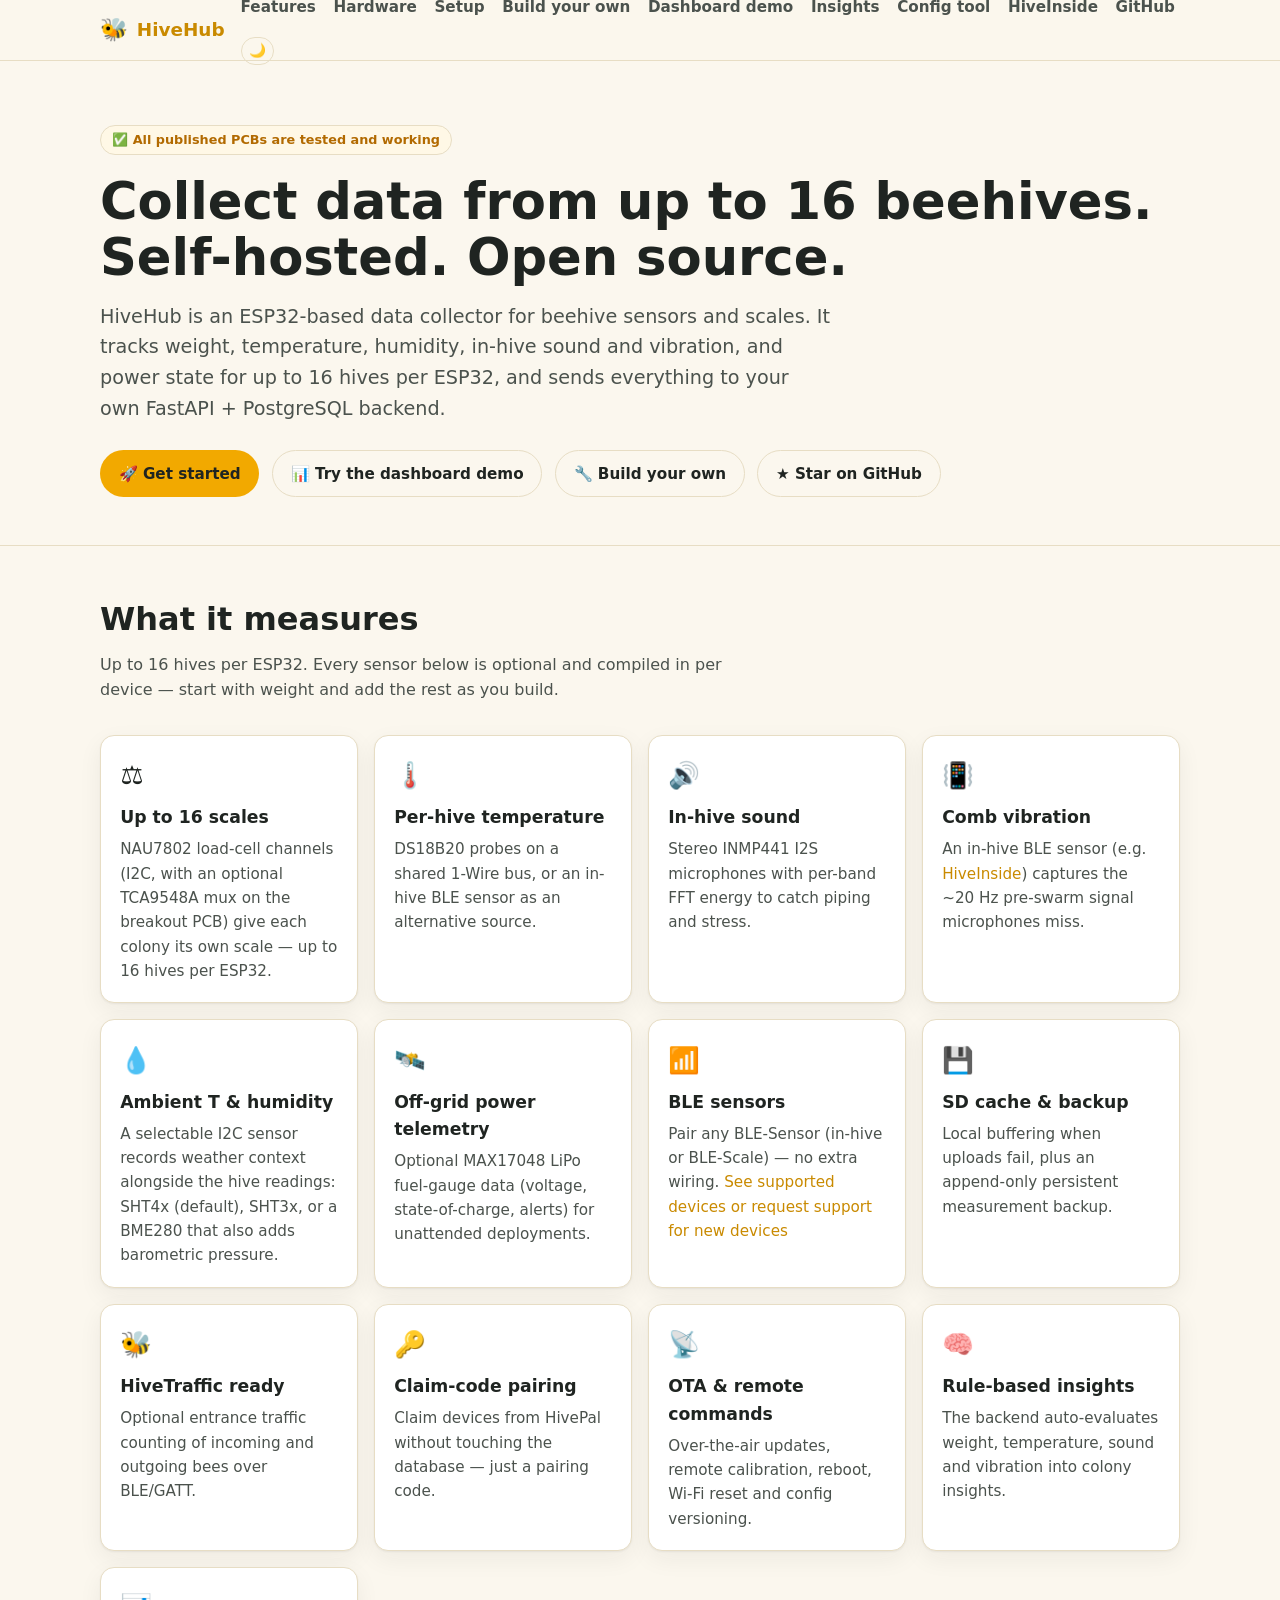
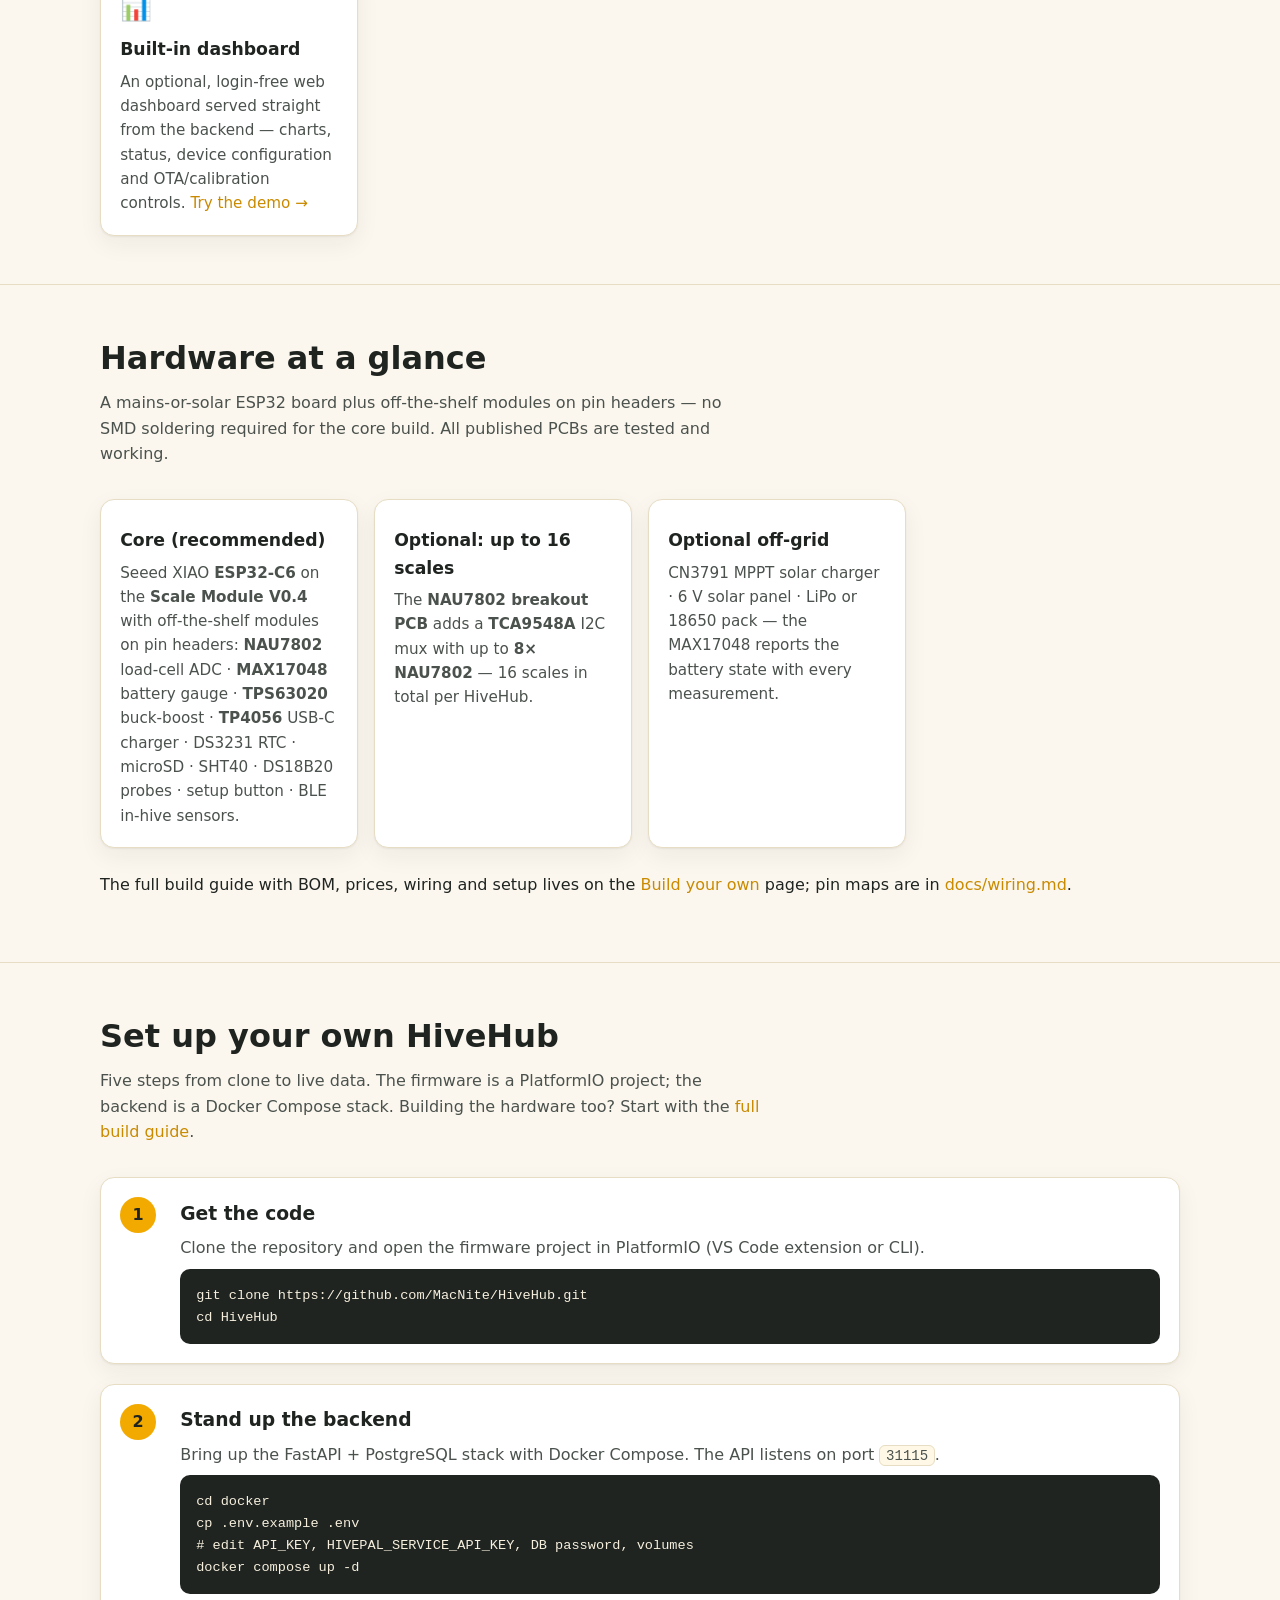
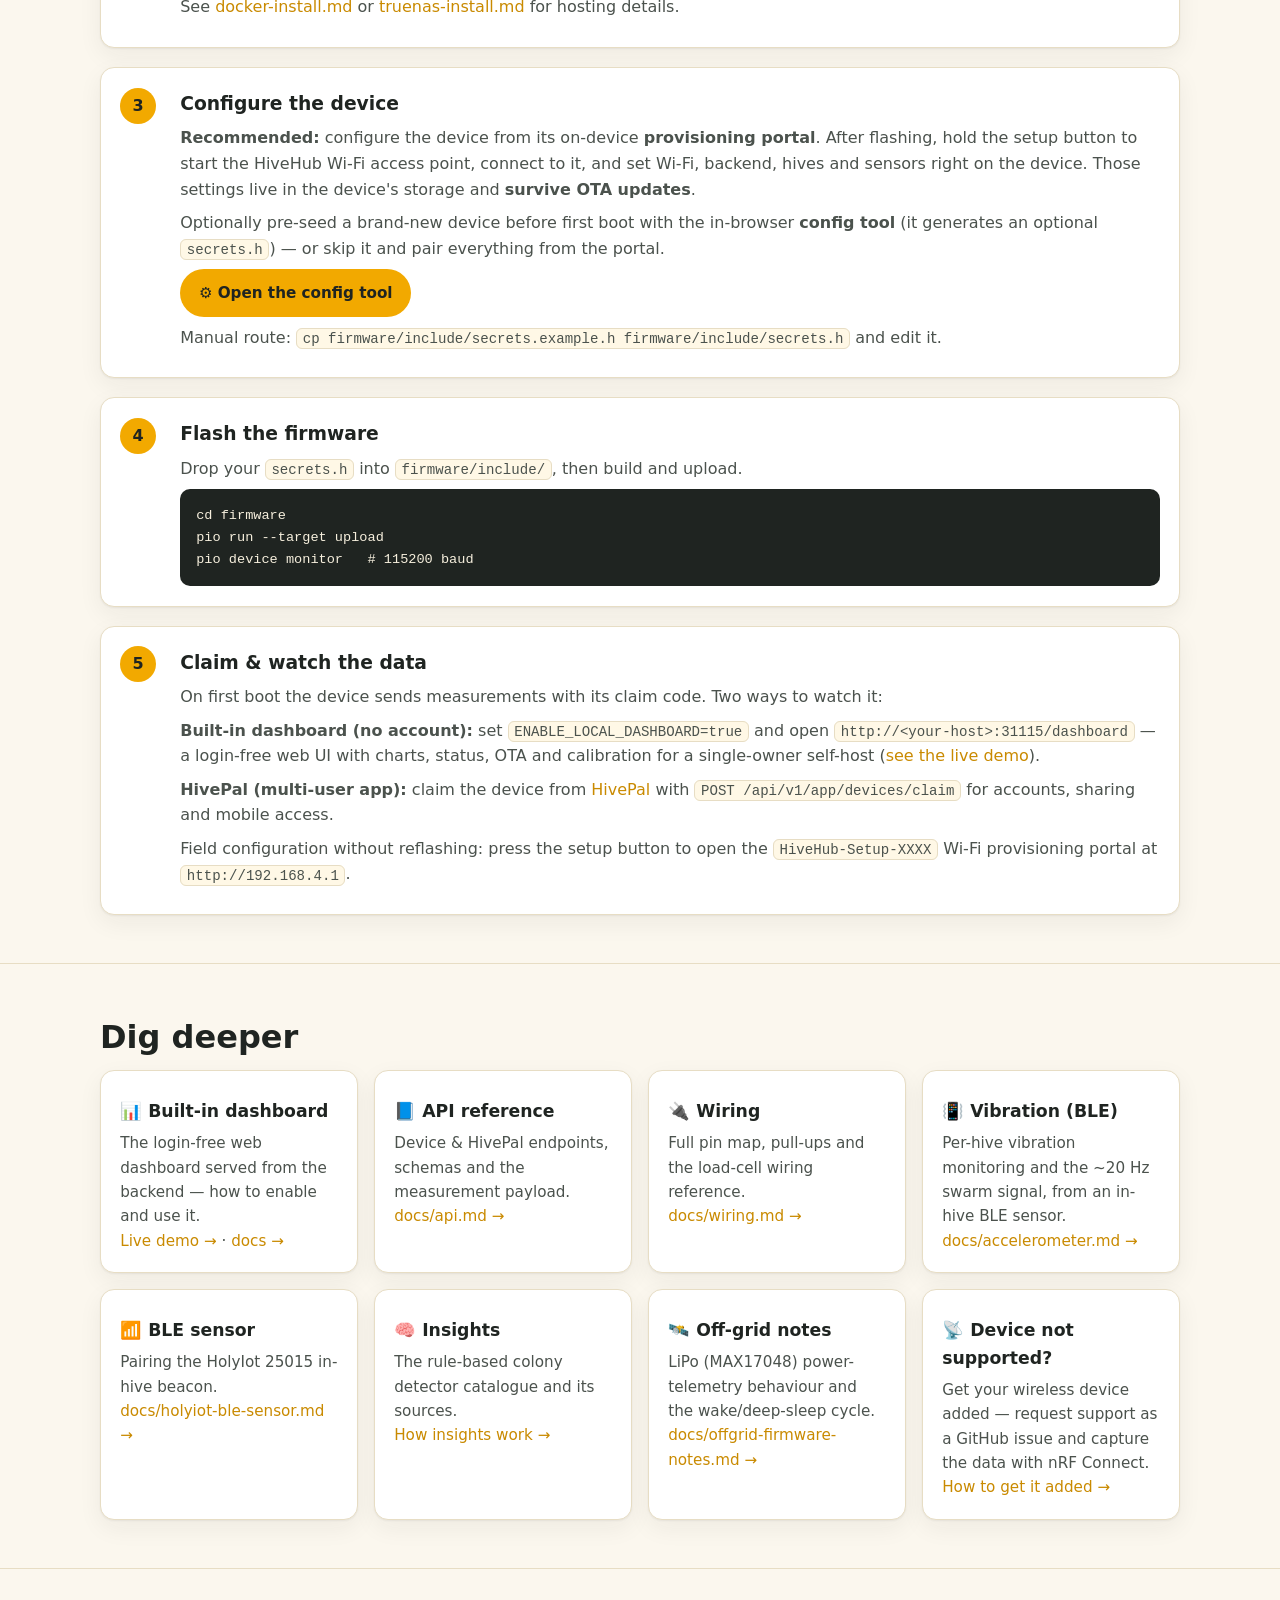
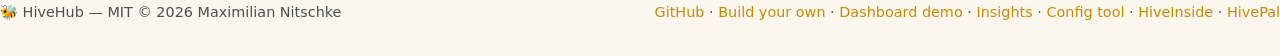
<file: website/index.html>
<!DOCTYPE html>
<html lang="en">
<head>
<meta charset="utf-8" />
<meta name="viewport" content="width=device-width, initial-scale=1" />
<title>HiveHub — ESP32 data collector for up to 16 beehives</title>
<meta name="description" content="HiveHub is an open-source ESP32 data collector for up to 16 beehives: weight, temperature, sound, vibration and power monitoring with a self-hosted FastAPI backend." />
<meta name="color-scheme" content="light dark" />
<!-- Set the theme before the stylesheet paints, so there's no light flash. -->
<script>
  (function () {
    try {
      var t = localStorage.getItem("hivehub-theme");
      if (t !== "dark" && t !== "light") {
        t = window.matchMedia && window.matchMedia("(prefers-color-scheme: dark)").matches ? "dark" : "light";
      }
      document.documentElement.setAttribute("data-theme", t);
    } catch (e) { /* localStorage blocked — fall back to the light default */ }
  })();
</script>
<link rel="stylesheet" href="assets/style.css" />
<link rel="icon" href="data:image/svg+xml,%3Csvg xmlns='http://www.w3.org/2000/svg' viewBox='0 0 100 100'%3E%3Ctext y='.9em' font-size='90'%3E%F0%9F%90%9D%3C/text%3E%3C/svg%3E" />
</head>
<body>

<header class="site-nav">
  <div class="wrap">
    <a class="brand" href="#top"><span class="logo">🐝</span> HiveHub</a>
    <nav>
      <a href="#features">Features</a>
      <a href="#hardware">Hardware</a>
      <a href="#setup">Setup</a>
      <a href="build.html">Build your own</a>
      <a href="dashboard-demo/">Dashboard demo</a>
      <a href="insights.html">Insights</a>
      <a href="configurator.html">Config tool</a>
      <a href="https://macnite.github.io/HiveInside/website/">HiveInside</a>
      <a href="https://github.com/MacNite/HiveHub">GitHub</a>
      <button data-theme-toggle class="btn small ghost theme-toggle" type="button" aria-label="Toggle dark mode"></button>
    </nav>
  </div>
</header>

<a id="top"></a>
<section class="hero" style="border-top:none">
  <div class="wrap">
    <span class="badge">✅ All published PCBs are tested and working</span>
    <h1>Collect data from up to 16 beehives.<br>Self-hosted. Open source.</h1>
    <p class="lead">
      HiveHub is an ESP32-based data collector for beehive sensors and scales. It
      tracks weight, temperature, humidity, in-hive sound and vibration, and power
      state for up to 16 hives per ESP32, and sends everything to your own
      FastAPI + PostgreSQL backend.
    </p>
    <div class="cta">
      <a class="btn" href="#setup">🚀 Get started</a>
      <a class="btn ghost" href="dashboard-demo/">📊 Try the dashboard demo</a>
      <a class="btn ghost" href="build.html">🔧 Build your own</a>
      <a class="btn ghost" href="https://github.com/MacNite/HiveHub">★ Star on GitHub</a>
    </div>
  </div>
</section>

<section id="features">
  <div class="wrap">
    <h2>What it measures</h2>
    <p class="sub">Up to 16 hives per ESP32. Every sensor below is optional and
       compiled in per device — start with weight and add the rest as you build.</p>
    <div class="grid">
      <div class="card"><div class="ico">⚖️</div><h3>Up to 16 scales</h3><p>NAU7802 load-cell channels (I2C, with an optional TCA9548A mux on the breakout PCB) give each colony its own scale — up to 16 hives per ESP32.</p></div>
      <div class="card"><div class="ico">🌡️</div><h3>Per-hive temperature</h3><p>DS18B20 probes on a shared 1-Wire bus, or an in-hive BLE sensor as an alternative source.</p></div>
      <div class="card"><div class="ico">🔊</div><h3>In-hive sound</h3><p>Stereo INMP441 I2S microphones with per-band FFT energy to catch piping and stress.</p></div>
      <div class="card"><div class="ico">📳</div><h3>Comb vibration</h3><p>An in-hive BLE sensor (e.g. <a href="https://macnite.github.io/HiveInside/website/">HiveInside</a>) captures the ~20 Hz pre-swarm signal microphones miss.</p></div>
      <div class="card"><div class="ico">💧</div><h3>Ambient T &amp; humidity</h3><p>A selectable I2C sensor records weather context alongside the hive readings: SHT4x (default), SHT3x, or a BME280 that also adds barometric pressure.</p></div>
      <div class="card"><div class="ico">🛰️</div><h3>Off-grid power telemetry</h3><p>Optional MAX17048 LiPo fuel-gauge data (voltage, state-of-charge, alerts) for unattended deployments.</p></div>
      <div class="card"><div class="ico">📶</div><h3>BLE sensors</h3><p>Pair any BLE-Sensor (in-hive or BLE-Scale) — no extra wiring. <a href="device-support.html">See supported devices or request support for new devices</a></p></div>
      <div class="card"><div class="ico">💾</div><h3>SD cache &amp; backup</h3><p>Local buffering when uploads fail, plus an append-only persistent measurement backup.</p></div>
      <div class="card"><div class="ico">🐝</div><h3>HiveTraffic ready</h3><p>Optional entrance traffic counting of incoming and outgoing bees over BLE/GATT.</p></div>
      <div class="card"><div class="ico">🔑</div><h3>Claim-code pairing</h3><p>Claim devices from HivePal without touching the database — just a pairing code.</p></div>
      <div class="card"><div class="ico">📡</div><h3>OTA &amp; remote commands</h3><p>Over-the-air updates, remote calibration, reboot, Wi-Fi reset and config versioning.</p></div>
      <div class="card"><div class="ico">🧠</div><h3>Rule-based insights</h3><p>The backend auto-evaluates weight, temperature, sound and vibration into colony insights.</p></div>
      <div class="card"><div class="ico">📊</div><h3>Built-in dashboard</h3><p>An optional, login-free web dashboard served straight from the backend — charts, status, device configuration and OTA/calibration controls. <a href="dashboard-demo/">Try the demo →</a></p></div>
    </div>
  </div>
</section>

<section id="hardware">
  <div class="wrap">
    <h2>Hardware at a glance</h2>
    <p class="sub">A mains-or-solar ESP32 board plus off-the-shelf modules on pin headers —
       no SMD soldering required for the core build. All published PCBs are tested and working.</p>
    <div class="grid">
      <div class="card"><h3>Core (recommended)</h3><p>Seeed XIAO <strong>ESP32-C6</strong> on the <strong>Scale Module V0.4</strong> with off-the-shelf modules on pin headers: <strong>NAU7802</strong> load-cell ADC · <strong>MAX17048</strong> battery gauge · <strong>TPS63020</strong> buck-boost · <strong>TP4056</strong> USB-C charger · DS3231 RTC · microSD · SHT40 · DS18B20 probes · setup button · BLE in-hive sensors.</p></div>
      <div class="card"><h3>Optional: up to 16 scales</h3><p>The <strong>NAU7802 breakout PCB</strong> adds a <strong>TCA9548A</strong> I2C mux with up to <strong>8× NAU7802</strong> — 16 scales in total per HiveHub.</p></div>
      <div class="card"><h3>Optional off-grid</h3><p>CN3791 MPPT solar charger · 6 V solar panel · LiPo or 18650 pack — the MAX17048 reports the battery state with every measurement.</p></div>
    </div>
    <p style="margin-top:1.5rem">
      The full build guide with BOM, prices, wiring and setup lives on the
      <a href="build.html">Build your own</a> page; pin maps are in
      <a href="https://github.com/MacNite/HiveHub/blob/main/docs/wiring.md">docs/wiring.md</a>.
    </p>
  </div>
</section>

<section id="setup">
  <div class="wrap">
    <h2>Set up your own HiveHub</h2>
    <p class="sub">Five steps from clone to live data. The firmware is a PlatformIO project;
       the backend is a Docker Compose stack. Building the hardware too? Start with the
       <a href="build.html">full build guide</a>.</p>
    <div class="steps">

      <div class="step"><div class="n">1</div><div>
        <h3>Get the code</h3>
        <p>Clone the repository and open the firmware project in PlatformIO (VS Code extension or CLI).</p>
        <pre>git clone https://github.com/MacNite/HiveHub.git
cd HiveHub</pre>
      </div></div>

      <div class="step"><div class="n">2</div><div>
        <h3>Stand up the backend</h3>
        <p>Bring up the FastAPI + PostgreSQL stack with Docker Compose. The API listens on port <code>31115</code>.</p>
        <pre>cd docker
cp .env.example .env
# edit API_KEY, HIVEPAL_SERVICE_API_KEY, DB password, volumes
docker compose up -d</pre>
        <p class="muted">See <a href="https://github.com/MacNite/HiveHub/blob/main/docs/docker-install.md">docker-install.md</a> or <a href="https://github.com/MacNite/HiveHub/blob/main/docs/truenas-install.md">truenas-install.md</a> for hosting details.</p>
      </div></div>

      <div class="step"><div class="n">3</div><div>
        <h3>Configure the device</h3>
        <p><strong>Recommended:</strong> configure the device from its on-device
           <strong>provisioning portal</strong>. After flashing, hold the setup button to start the
           HiveHub Wi-Fi access point, connect to it, and set Wi-Fi, backend, hives and sensors right
           on the device. Those settings live in the device's storage and <strong>survive OTA updates</strong>.</p>
        <p>Optionally pre-seed a brand-new device before first boot with the in-browser
           <strong>config tool</strong> (it generates an optional <code>secrets.h</code>) — or skip it and
           pair everything from the portal.</p>
        <p><a class="btn" href="configurator.html">⚙️ Open the config tool</a></p>
        <p class="muted">Manual route: <code>cp firmware/include/secrets.example.h firmware/include/secrets.h</code> and edit it.</p>
      </div></div>

      <div class="step"><div class="n">4</div><div>
        <h3>Flash the firmware</h3>
        <p>Drop your <code>secrets.h</code> into <code>firmware/include/</code>, then build and upload.</p>
        <pre>cd firmware
pio run --target upload
pio device monitor   # 115200 baud</pre>
      </div></div>

      <div class="step"><div class="n">5</div><div>
        <h3>Claim &amp; watch the data</h3>
        <p>On first boot the device sends measurements with its claim code. Two ways to watch it:</p>
        <p><strong>Built-in dashboard (no account):</strong> set <code>ENABLE_LOCAL_DASHBOARD=true</code>
           and open <code>http://&lt;your-host&gt;:31115/dashboard</code> — a login-free web UI with
           charts, status, OTA and calibration for a single-owner self-host
           (<a href="dashboard-demo/">see the live demo</a>).</p>
        <p><strong>HivePal (multi-user app):</strong> claim the device from
           <a href="https://github.com/martinhrvn/hive-pal">HivePal</a> with
           <code>POST /api/v1/app/devices/claim</code> for accounts, sharing and mobile access.</p>
        <p class="muted">Field configuration without reflashing: press the setup button to open the
           <code>HiveHub-Setup-XXXX</code> Wi-Fi provisioning portal at <code>http://192.168.4.1</code>.</p>
      </div></div>

    </div>
  </div>
</section>

<section id="docs">
  <div class="wrap">
    <h2>Dig deeper</h2>
    <div class="grid">
      <div class="card"><h3>📊 Built-in dashboard</h3><p>The login-free web dashboard served from the backend — how to enable and use it.</p><p><a href="dashboard-demo/">Live demo →</a> · <a href="https://github.com/MacNite/HiveHub/blob/main/server/dashboard/README.md">docs →</a></p></div>
      <div class="card"><h3>📘 API reference</h3><p>Device &amp; HivePal endpoints, schemas and the measurement payload.</p><p><a href="https://github.com/MacNite/HiveHub/blob/main/docs/api.md">docs/api.md →</a></p></div>
      <div class="card"><h3>🔌 Wiring</h3><p>Full pin map, pull-ups and the load-cell wiring reference.</p><p><a href="https://github.com/MacNite/HiveHub/blob/main/docs/wiring.md">docs/wiring.md →</a></p></div>
      <div class="card"><h3>📳 Vibration (BLE)</h3><p>Per-hive vibration monitoring and the ~20 Hz swarm signal, from an in-hive BLE sensor.</p><p><a href="https://github.com/MacNite/HiveHub/blob/main/docs/accelerometer.md">docs/accelerometer.md →</a></p></div>
      <div class="card"><h3>📶 BLE sensor</h3><p>Pairing the HolyIot 25015 in-hive beacon.</p><p><a href="https://github.com/MacNite/HiveHub/blob/main/docs/holyiot-ble-sensor.md">docs/holyiot-ble-sensor.md →</a></p></div>
      <div class="card"><h3>🧠 Insights</h3><p>The rule-based colony detector catalogue and its sources.</p><p><a href="insights.html">How insights work →</a></p></div>
      <div class="card"><h3>🛰️ Off-grid notes</h3><p>LiPo (MAX17048) power-telemetry behaviour and the wake/deep-sleep cycle.</p><p><a href="https://github.com/MacNite/HiveHub/blob/main/docs/offgrid-firmware-notes.md">docs/offgrid-firmware-notes.md →</a></p></div>
      <div class="card"><h3>📡 Device not supported?</h3><p>Get your wireless device added — request support as a GitHub issue and capture the data with nRF Connect.</p><p><a href="device-support.html">How to get it added →</a></p></div>
    </div>
  </div>
</section>

<footer>
  <div class="wrap" style="display:flex; gap:1rem; justify-content:space-between; width:100%; flex-wrap:wrap">
    <span>🐝 HiveHub — MIT © 2026 Maximilian Nitschke</span>
    <span><a href="https://github.com/MacNite/HiveHub">GitHub</a> · <a href="build.html">Build your own</a> · <a href="dashboard-demo/">Dashboard demo</a> · <a href="insights.html">Insights</a> · <a href="configurator.html">Config tool</a> · <a href="https://macnite.github.io/HiveInside/website/">HiveInside</a> · <a href="https://github.com/martinhrvn/hive-pal">HivePal</a></span>
  </div>
</footer>

<script src="assets/theme.js"></script>
</body>
</html>
</file>
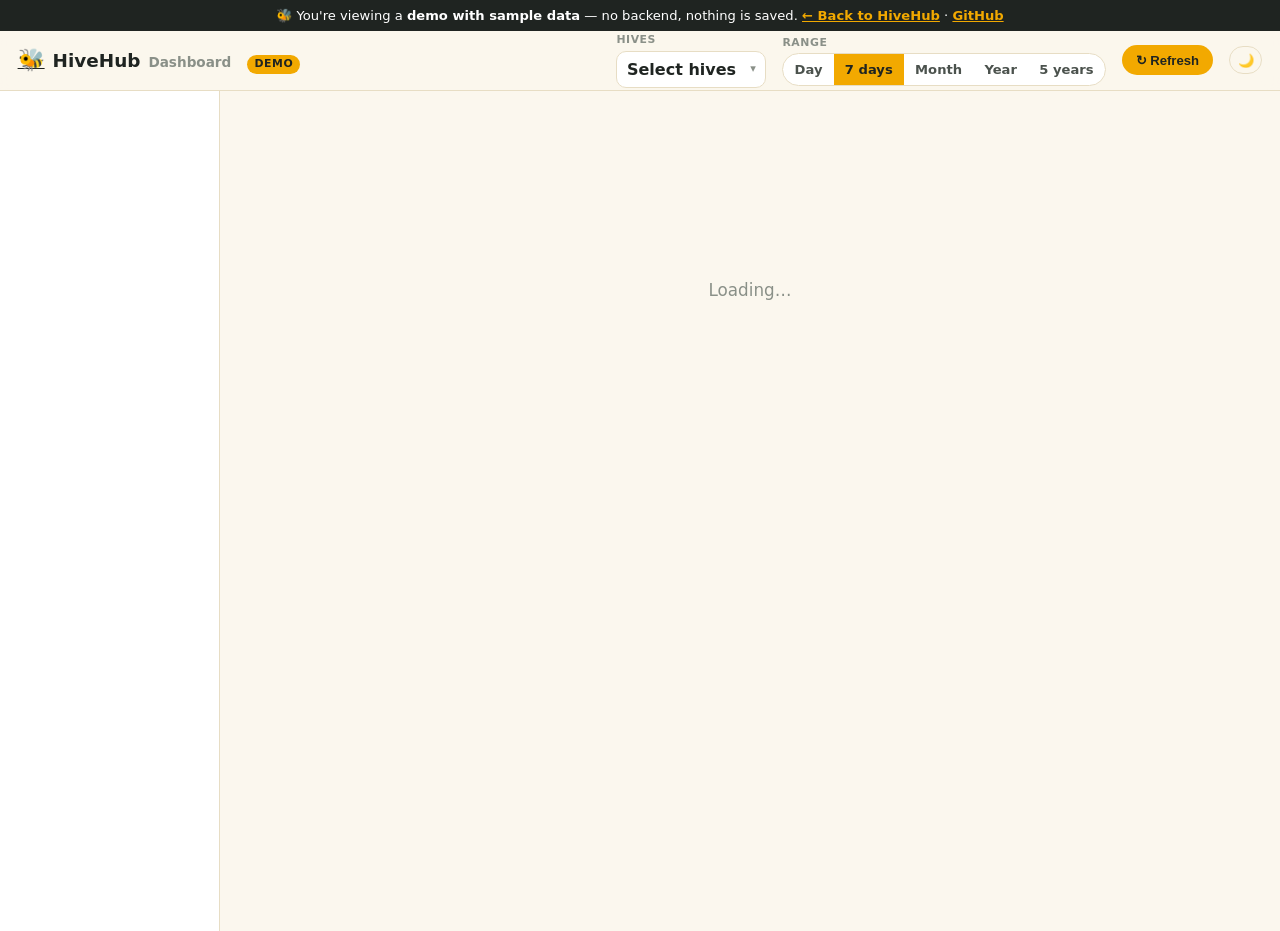
<file: website/dashboard-demo/index.html>
<!doctype html>
<html lang="en">
<head>
  <meta charset="utf-8" />
  <meta name="viewport" content="width=device-width, initial-scale=1" />
  <title>HiveHub Dashboard — live demo</title>
  <meta name="description" content="Interactive demo of the built-in HiveHub dashboard with sample data — weight, temperature, audio, battery and insights for your self-hosted beehive monitor. No backend required." />
  <meta name="color-scheme" content="light dark" />
  <!-- Set the theme before the stylesheet paints, so there's no light flash. -->
  <script>
    (function () {
      try {
        var t = localStorage.getItem("hivehub-theme");
        if (t !== "dark" && t !== "light") {
          t = window.matchMedia && window.matchMedia("(prefers-color-scheme: dark)").matches ? "dark" : "light";
        }
        document.documentElement.setAttribute("data-theme", t);
      } catch (e) { /* localStorage blocked — fall back to the light default */ }
    })();
  </script>
  <link rel="stylesheet" href="assets/style.css" />
  <link rel="icon" href="data:image/svg+xml,<svg xmlns='http://www.w3.org/2000/svg' viewBox='0 0 16 16'><text y='14' font-size='14'>🐝</text></svg>" />
  <style>
    /* demo-only chrome on top of the shared dashboard stylesheet */
    .demo-banner {
      background: var(--overlay-bg); color: var(--overlay-fg); text-align: center;
      font-size: .82rem; padding: .35rem .8rem;
    }
    .demo-banner a { color: var(--honey); font-weight: 700; }
    .demo-pill {
      background: var(--honey); color: #1f2421; font-weight: 800;
      font-size: .68rem; letter-spacing: .05em; padding: .1rem .45rem;
      border-radius: 999px; margin-left: .5rem;
    }
    .brand a { color: inherit; }
  </style>
</head>
<body>
  <div class="demo-banner">
    🐝 You're viewing a <strong>demo with sample data</strong> — no backend, nothing is saved.
    <a href="../index.html">← Back to HiveHub</a> ·
    <a href="https://github.com/MacNite/HiveHub">GitHub</a>
  </div>

  <header class="topbar">
    <div class="brand">
      <a href="../index.html"><span class="logo">🐝</span></a>
      <span>HiveHub</span>
      <span class="brand-sub">Dashboard</span>
      <span class="demo-pill">DEMO</span>
    </div>

    <div class="topbar-controls">
      <!-- Cross-device hive picker: one menu grouped by device replaces the old
           Device + Hive dropdowns, so hives from different devices can be
           compared side by side. Populated by app.js. -->
      <div class="field hive-picker" id="hive-picker">
        <span class="field-label">Hives</span>
        <button class="hive-trigger" id="hive-trigger" type="button"
                aria-haspopup="dialog" aria-expanded="false" aria-controls="hive-pop">
          <span class="hive-trigger-label" id="hive-trigger-label">Select hives</span>
          <span class="hive-count" id="hive-count" hidden>0</span>
          <span class="hive-caret" aria-hidden="true">▾</span>
        </button>
        <div class="hive-pop" id="hive-pop" role="dialog" aria-label="Select hives to compare" hidden>
          <input class="hive-search" id="hive-search" type="text"
                 placeholder="Filter hives or devices…" aria-label="Filter hives" />
          <div class="hive-pop-list" id="hive-pop-list"><!-- groups injected by app.js --></div>
          <div class="hive-pop-foot">
            <button class="link-btn" id="hive-clear" type="button">Clear</button>
            <span class="hive-pop-hint" id="hive-pop-hint"></span>
            <button class="btn small" id="hive-done" type="button">Done</button>
          </div>
        </div>
      </div>

      <!-- Only shown when the selection spans more than one device: scopes the
           device-level panels (Connectivity, collector battery, Insights,
           Device & admin, ambient readings) to a single device. -->
      <label class="field" id="active-device-field" hidden>
        <span class="field-label">Device details</span>
        <select id="active-device-select" aria-label="Device for device-level panels"></select>
      </label>

      <div class="field" id="range-field">
        <span class="field-label">Range</span>
        <div class="range-group" id="range-group" role="group" aria-label="Time range">
          <button data-range="1d" type="button" aria-pressed="false">Day</button>
          <button data-range="7d" type="button" class="active" aria-pressed="true">7 days</button>
          <button data-range="30d" type="button" aria-pressed="false">Month</button>
          <button data-range="365d" type="button" aria-pressed="false">Year</button>
          <button data-range="1825d" type="button" aria-pressed="false">5 years</button>
        </div>
      </div>

      <button id="refresh-btn" class="btn small" type="button" title="Refresh">↻ Refresh</button>

      <button data-theme-toggle class="btn small ghost theme-toggle" type="button" aria-label="Toggle dark mode"></button>
    </div>
  </header>

  <!-- ── Selection strip: the current comparison set, always visible ── -->
  <div class="selection-strip" id="selection-strip" hidden></div>

  <div class="layout">
    <nav class="sidebar" id="sidebar" aria-label="Data groups"></nav>
    <main class="content" id="content">
      <div class="empty-state">Loading…</div>
    </main>
  </div>

  <div id="device-status" class="device-status" role="status" aria-live="polite" hidden></div>

  <script src="assets/theme.js"></script>
  <script type="module" src="assets/app.js"></script>
</body>
</html>
</file>
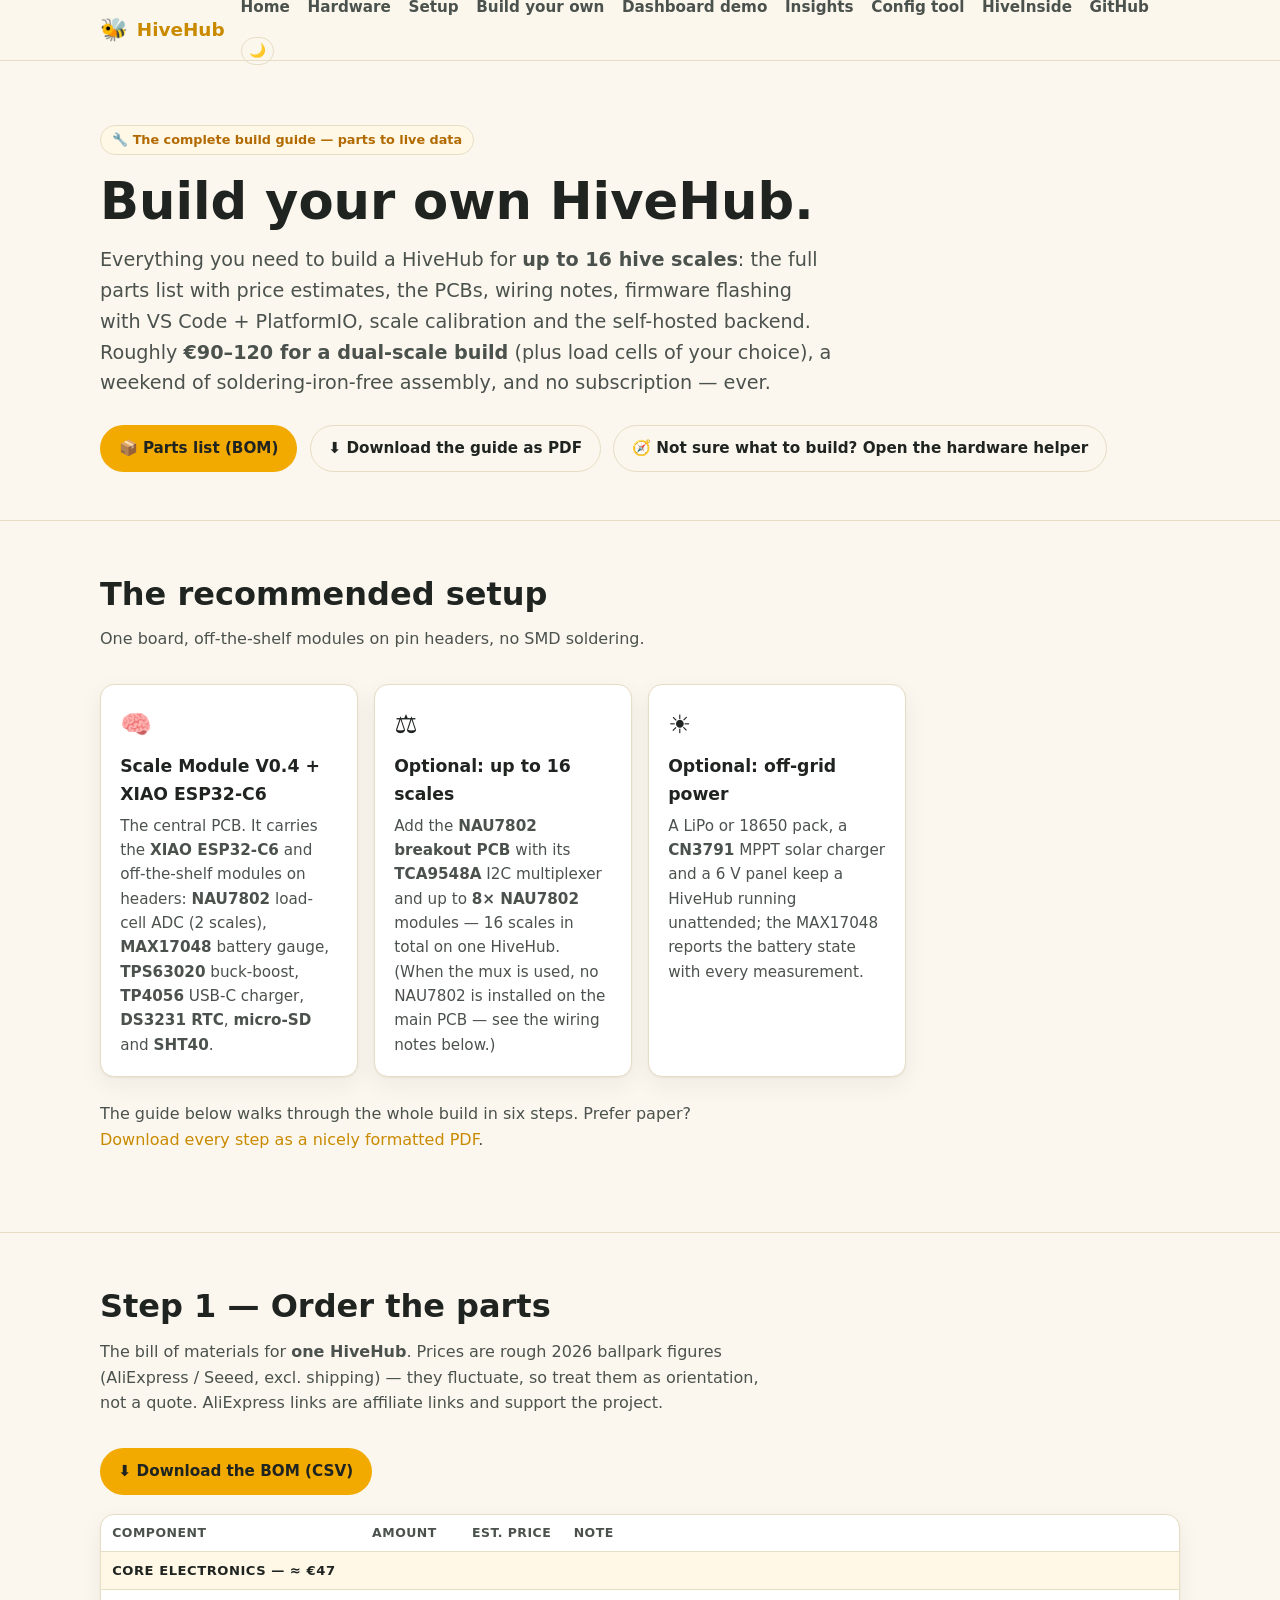
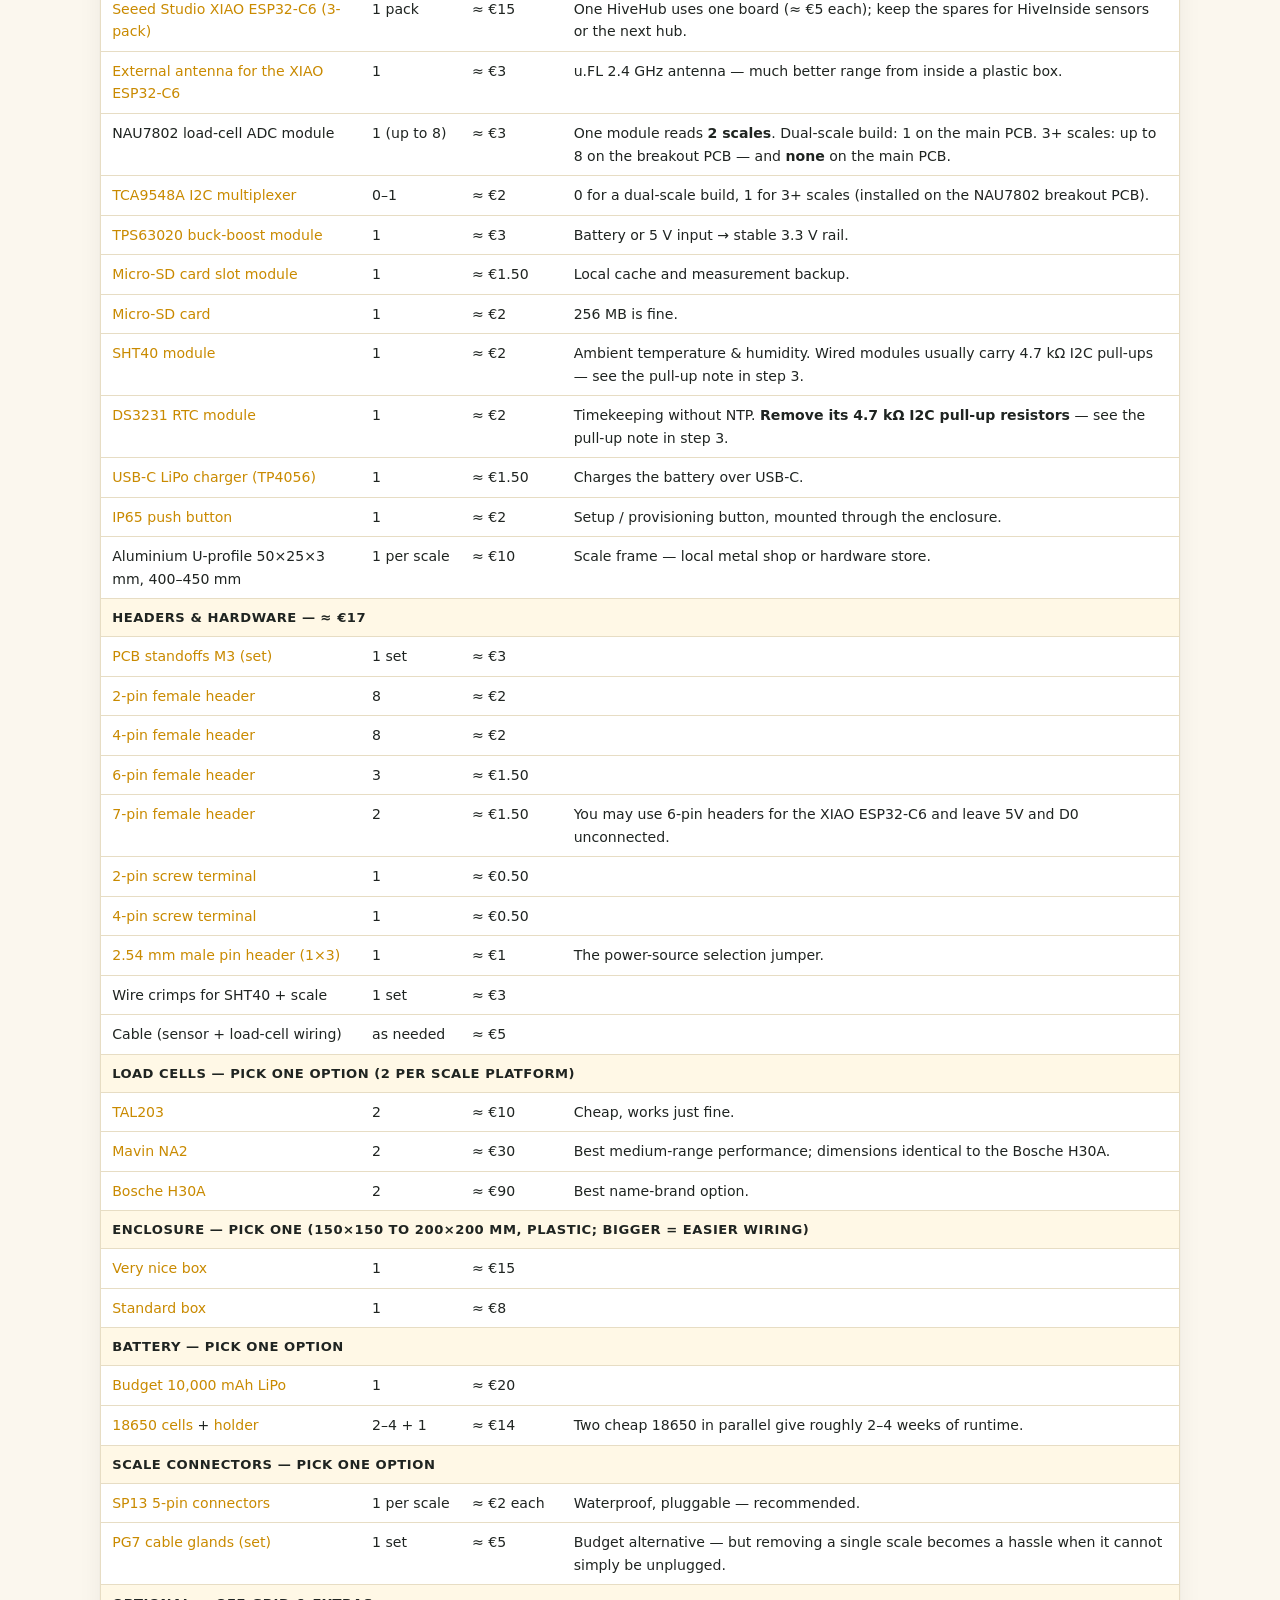
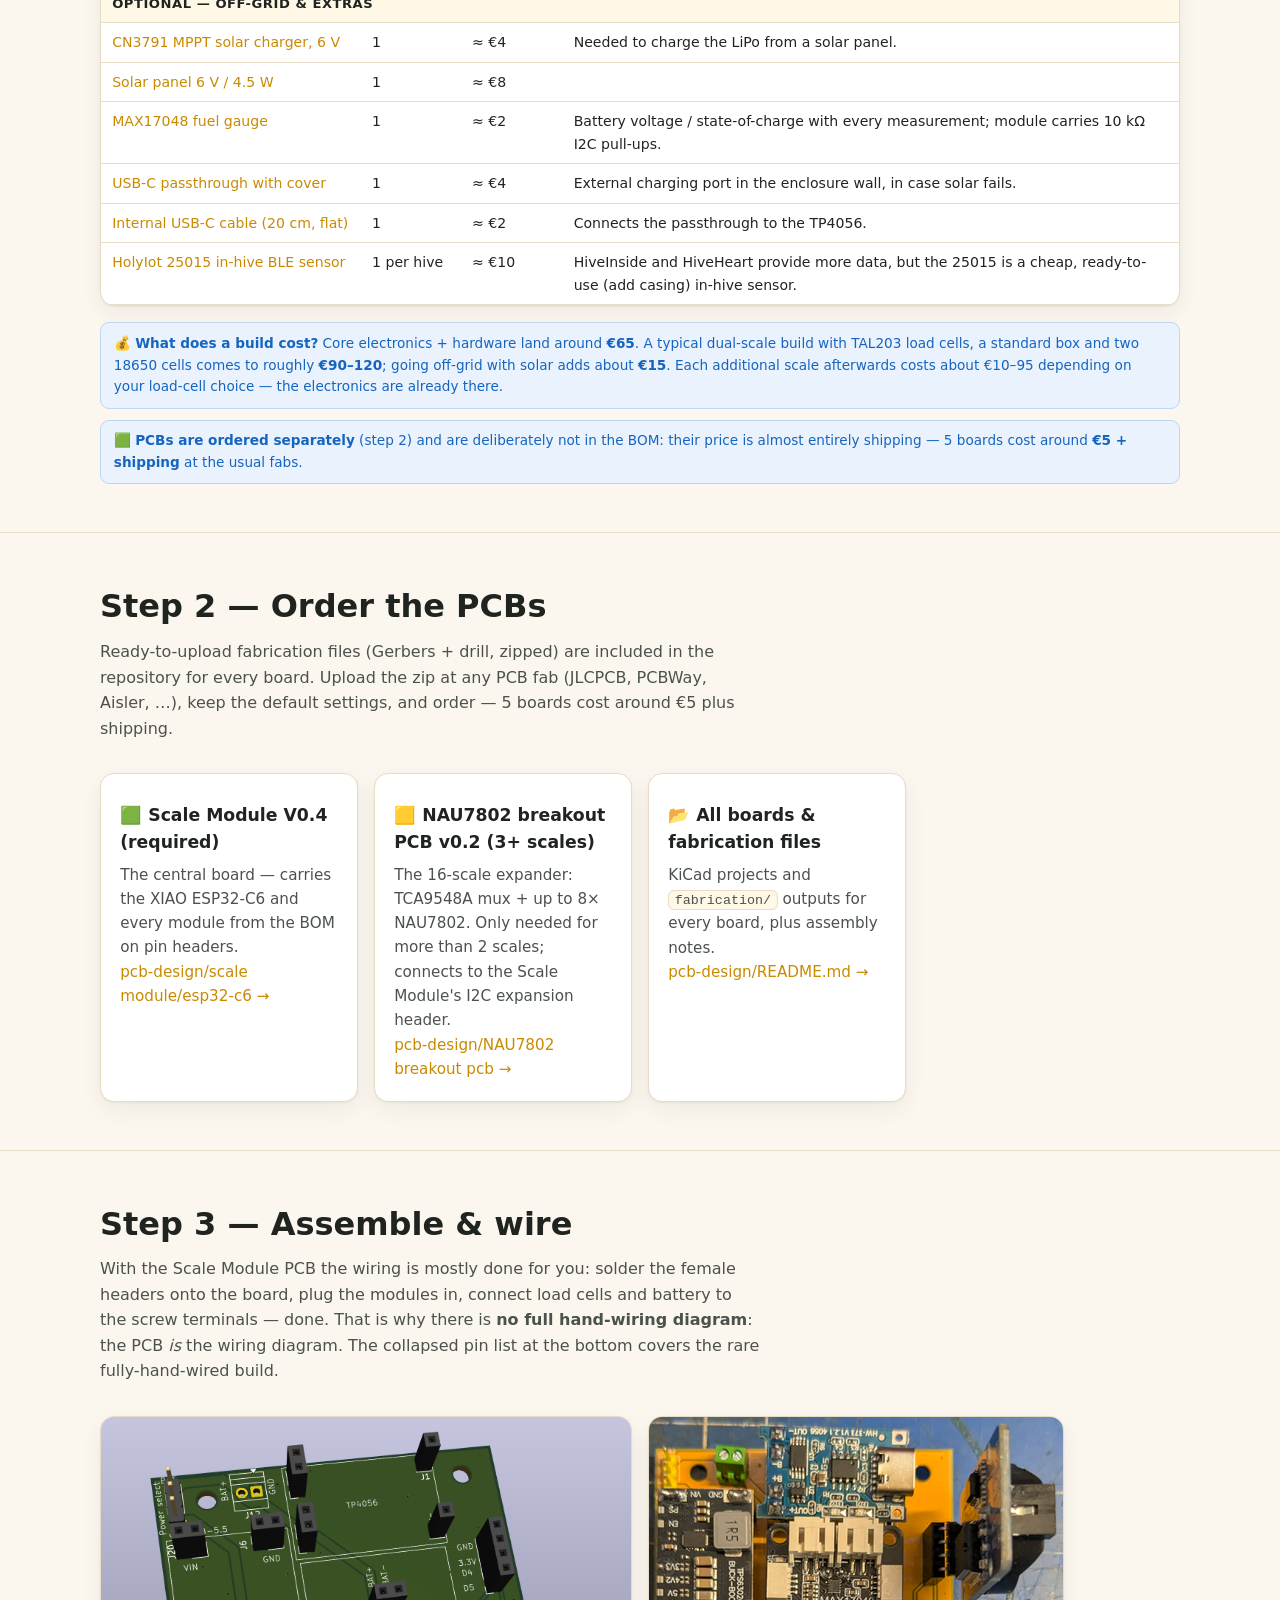
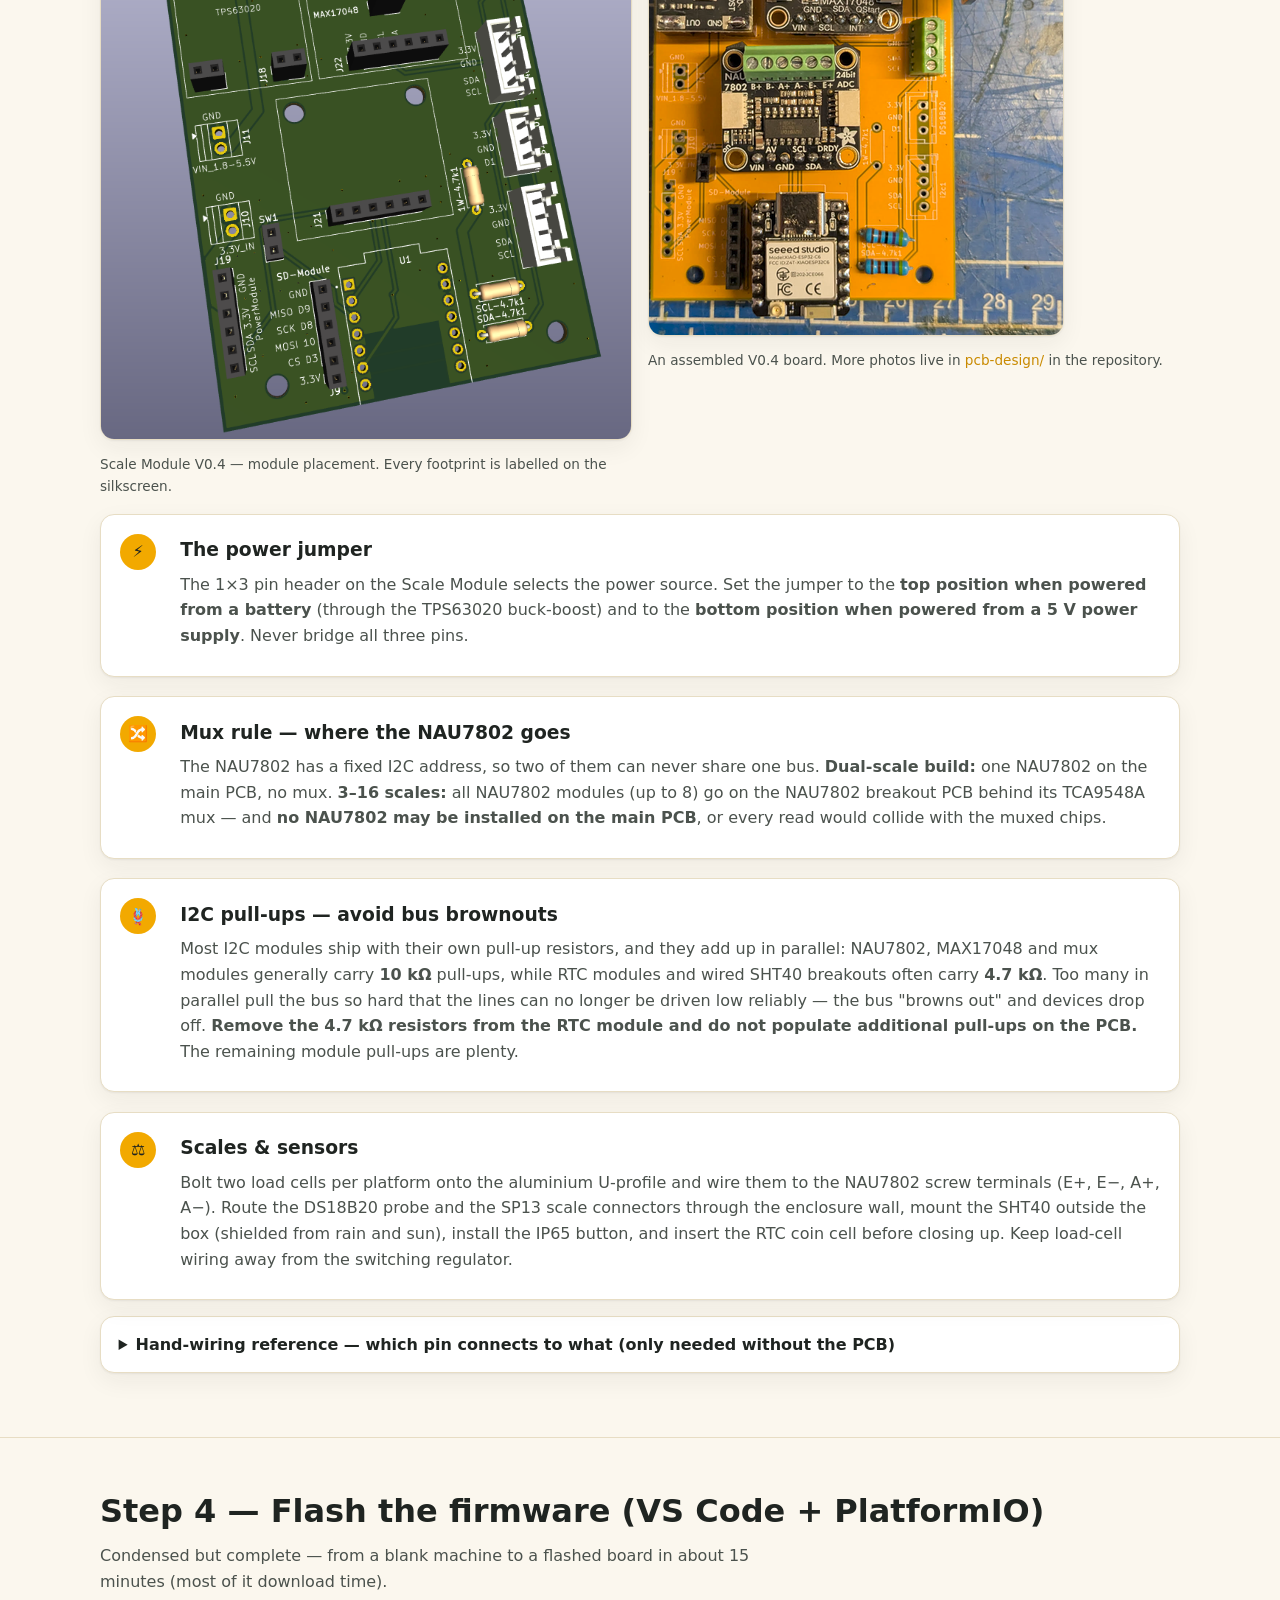
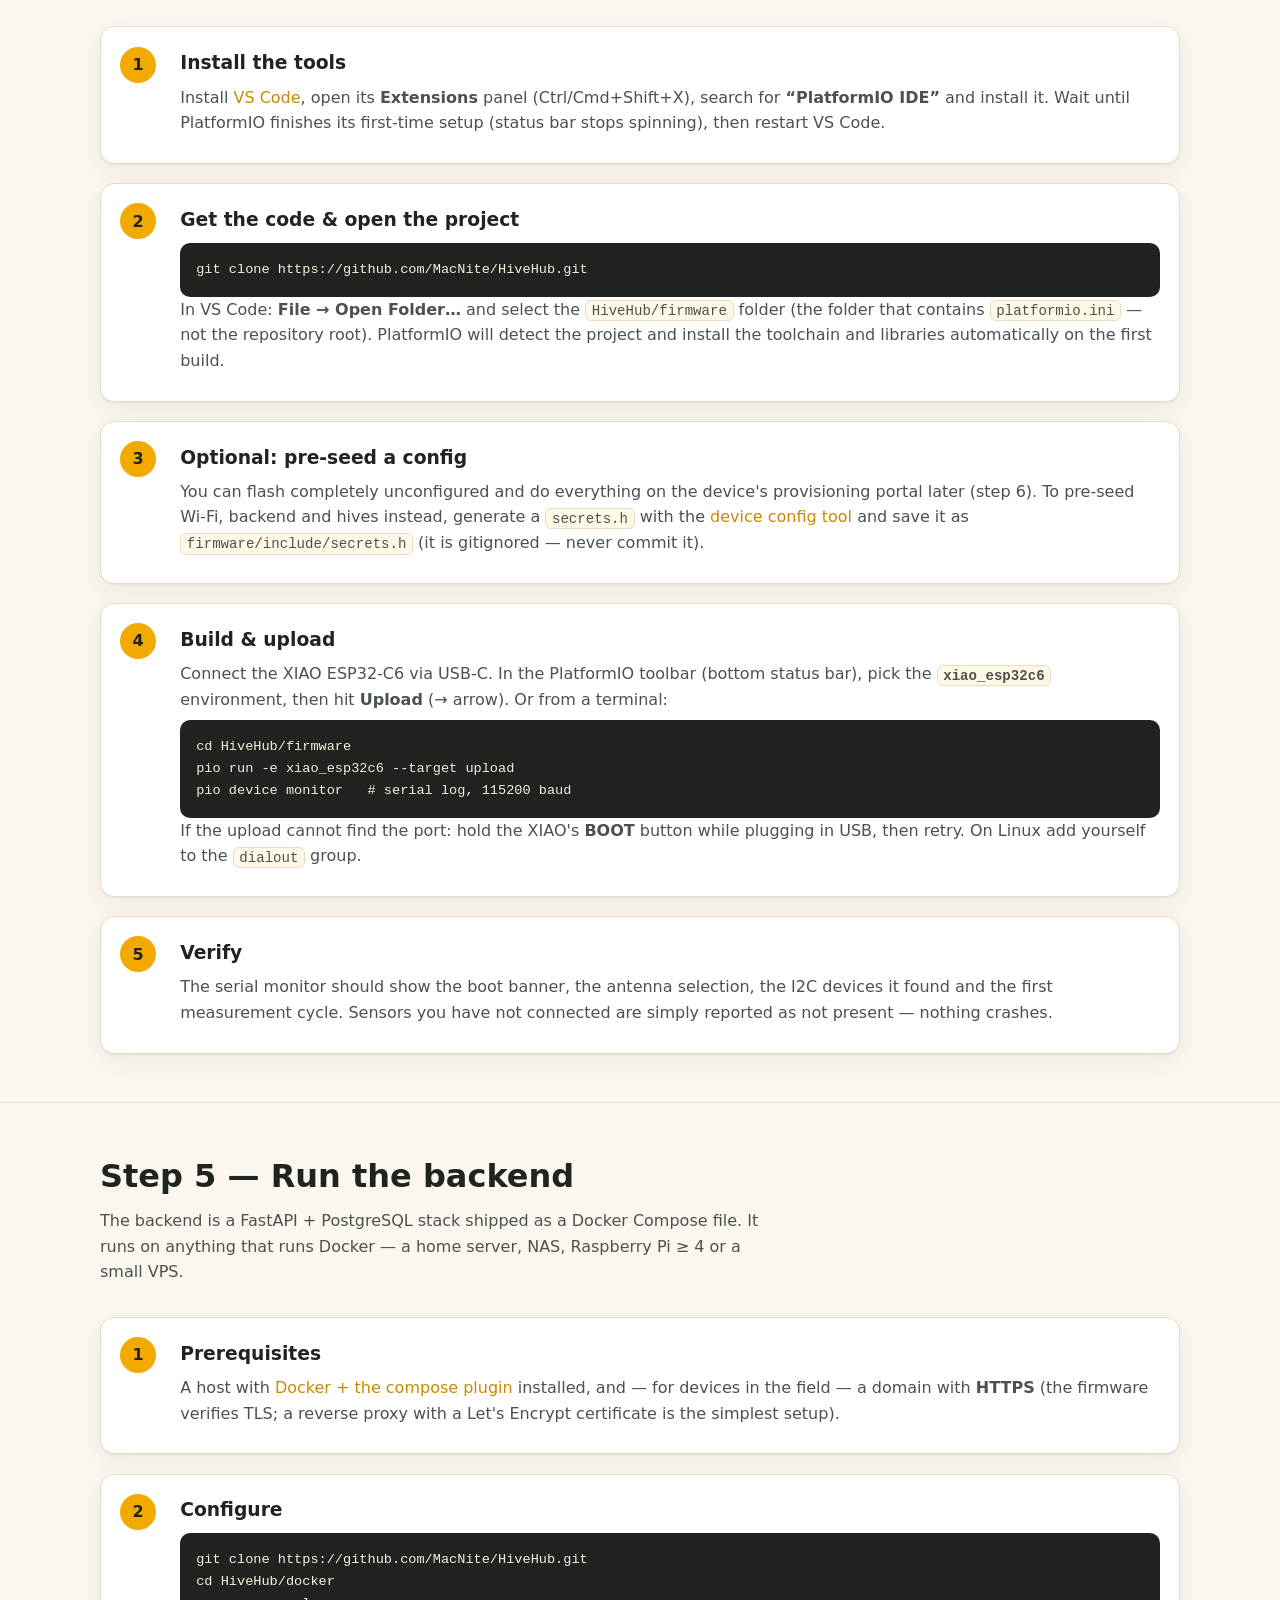
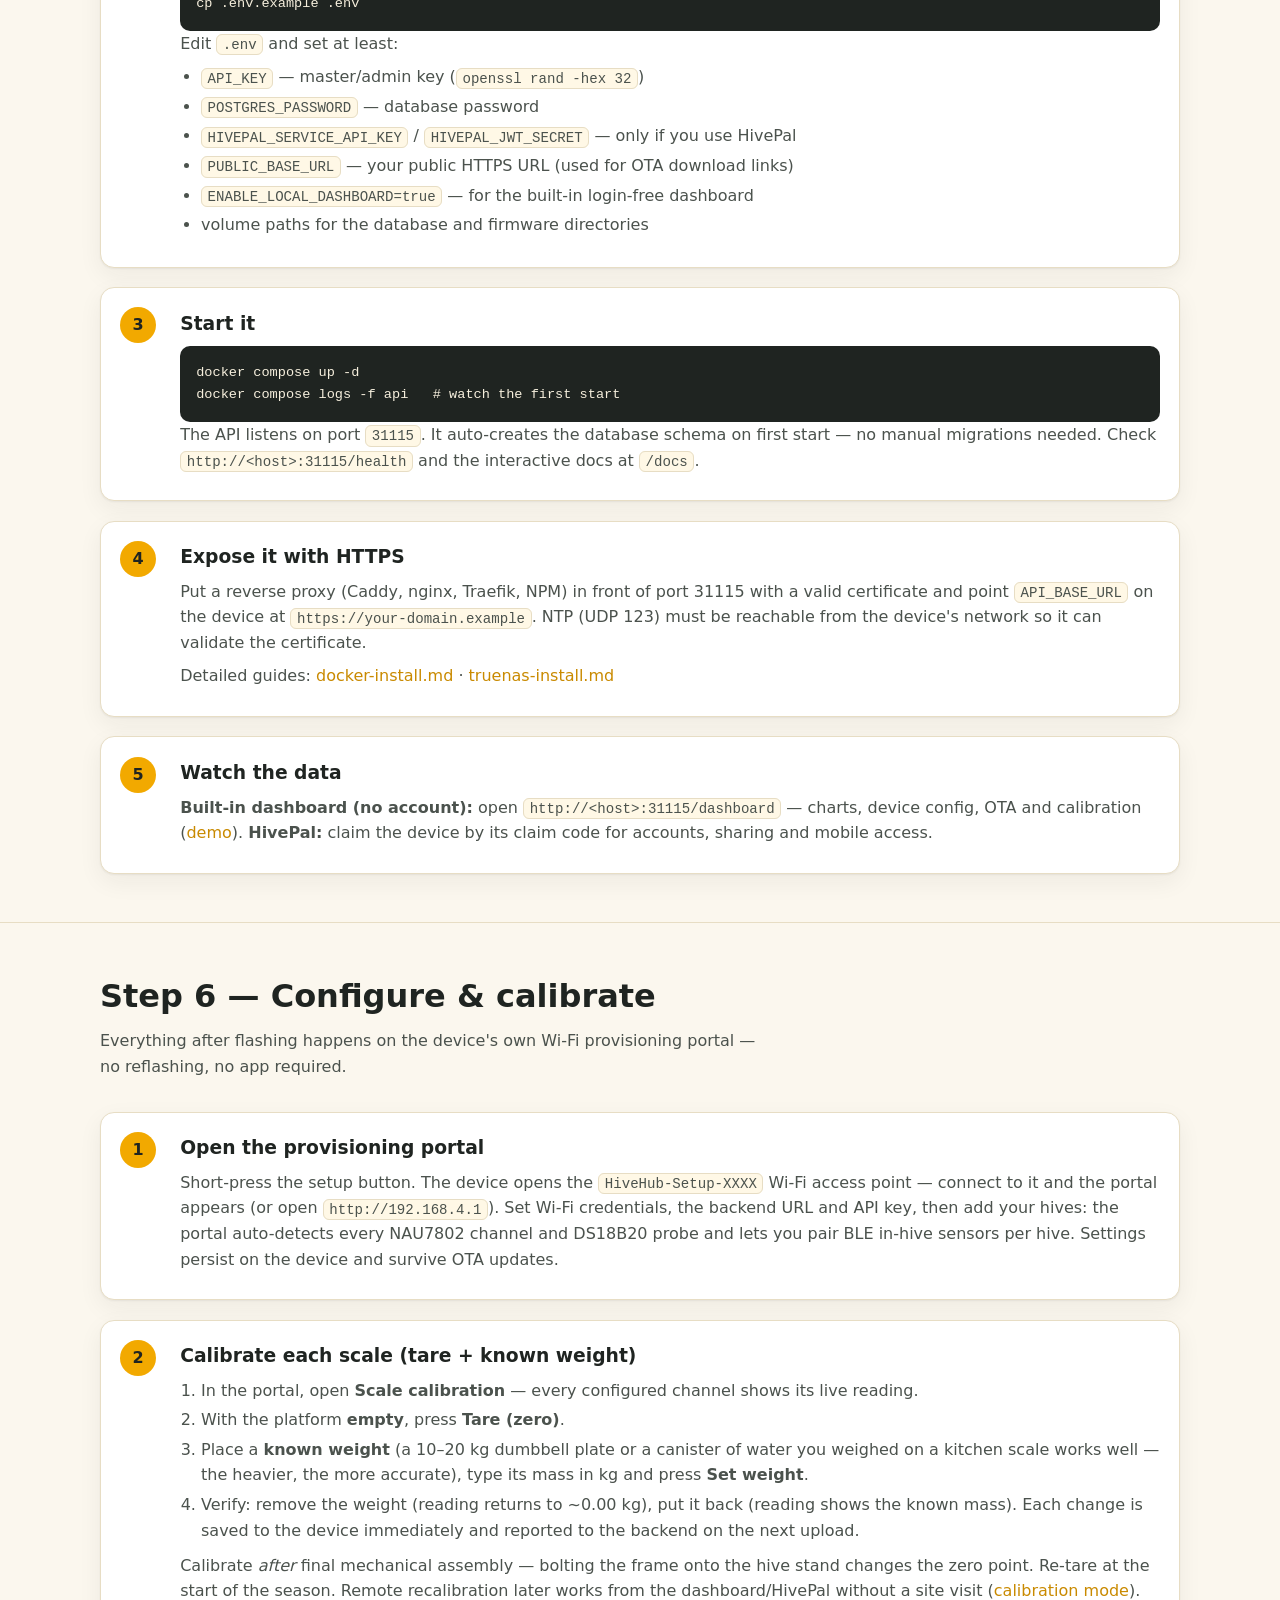
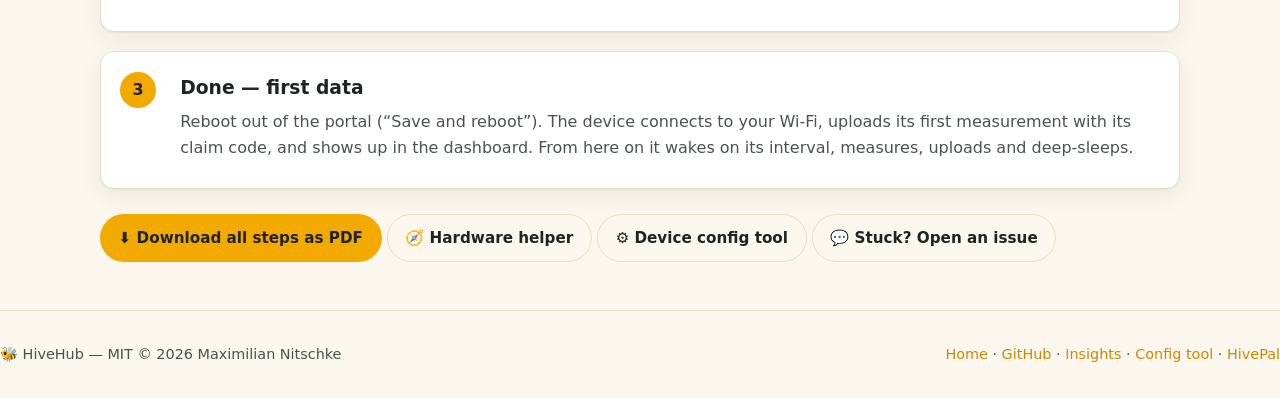
<file: website/build.html>
<!DOCTYPE html>
<html lang="en">
<head>
<meta charset="utf-8" />
<meta name="viewport" content="width=device-width, initial-scale=1" />
<title>Build your own — HiveHub</title>
<meta name="description" content="Build your own HiveHub for up to 16 hive scales: bill of materials with price estimates, PCB ordering, wiring notes, PlatformIO firmware setup, calibration and backend deployment — all steps downloadable as a PDF." />
<meta name="color-scheme" content="light dark" />
<!-- Set the theme before the stylesheet paints, so there's no light flash. -->
<script>
  (function () {
    try {
      var t = localStorage.getItem("hivehub-theme");
      if (t !== "dark" && t !== "light") {
        t = window.matchMedia && window.matchMedia("(prefers-color-scheme: dark)").matches ? "dark" : "light";
      }
      document.documentElement.setAttribute("data-theme", t);
    } catch (e) { /* localStorage blocked — fall back to the light default */ }
  })();
</script>
<link rel="stylesheet" href="assets/style.css" />
<link rel="icon" href="data:image/svg+xml,%3Csvg xmlns='http://www.w3.org/2000/svg' viewBox='0 0 100 100'%3E%3Ctext y='.9em' font-size='90'%3E%F0%9F%90%9D%3C/text%3E%3C/svg%3E" />
<style>
  /* ── Build-guide specific styles ─────────────────────────────── */
  .bom-wrap { overflow-x: auto; border: 1px solid var(--line); border-radius: var(--radius); background: var(--card); box-shadow: var(--shadow); }
  table.bom { border-collapse: collapse; width: 100%; font-size: .88rem; }
  table.bom th, table.bom td { text-align: left; padding: .5rem .7rem; border-bottom: 1px solid var(--line); vertical-align: top; }
  table.bom th { color: var(--ink-soft); font-size: .78rem; text-transform: uppercase; letter-spacing: .04em; white-space: nowrap; }
  table.bom td.amt, table.bom td.price { white-space: nowrap; }
  table.bom tr.cat td { background: var(--comb); font-weight: 800; color: var(--ink); font-size: .82rem; text-transform: uppercase; letter-spacing: .04em; }
  table.bom td .note-txt { display: block; color: var(--ink-soft); font-size: .82rem; }
  .guide-img { max-width: 100%; border: 1px solid var(--line); border-radius: var(--radius); box-shadow: var(--shadow); }
  .img-row { display: grid; gap: 1rem; grid-template-columns: repeat(auto-fit, minmax(280px, 1fr)); margin: 1rem 0; }
  .img-row figure { margin: 0; }
  .img-row figcaption { color: var(--ink-soft); font-size: .85rem; margin-top: .4rem; }
  details.pins { border: 1px solid var(--line); border-radius: var(--radius); background: var(--card); box-shadow: var(--shadow); padding: 0; margin: 1rem 0; }
  details.pins summary { cursor: pointer; font-weight: 700; padding: .9rem 1.1rem; }
  details.pins[open] summary { border-bottom: 1px solid var(--line); }
  details.pins .inner { padding: .3rem 1.1rem 1.1rem; }
  details.pins table { border-collapse: collapse; width: 100%; font-size: .88rem; margin: .6rem 0 .2rem; }
  details.pins th, details.pins td { text-align: left; padding: .38rem .6rem; border-bottom: 1px solid var(--line); }
  details.pins th { color: var(--ink-soft); font-size: .78rem; text-transform: uppercase; letter-spacing: .04em; }
  .step h4 { margin: 1rem 0 .3rem; font-size: .98rem; }
  .step ul, .step ol { color: var(--ink-soft); margin: .4rem 0 .6rem; padding-left: 1.3rem; }
  .step li { margin: .25rem 0; }

  /* ── Print / PDF layout — used to generate the downloadable guide PDF ── */
  @media print {
    .site-nav, footer, .no-print, .toast { display: none !important; }
    section { border-top: none; padding: 1.2rem 0; }
    .hero { padding: 0 0 1rem; }
    .hero .cta { display: none; }
    body { background: #fff; color: #111; }
    .card, .step, .bom-wrap, details.pins { box-shadow: none; break-inside: avoid; }
    details.pins summary { list-style: none; }
    a { color: inherit; }
    pre { white-space: pre-wrap; }
  }
</style>
</head>
<body>

<header class="site-nav">
  <div class="wrap">
    <a class="brand" href="index.html"><span class="logo">🐝</span> HiveHub</a>
    <nav>
      <a href="index.html">Home</a>
      <a href="index.html#hardware">Hardware</a>
      <a href="index.html#setup">Setup</a>
      <a href="build.html">Build your own</a>
      <a href="dashboard-demo/">Dashboard demo</a>
      <a href="insights.html">Insights</a>
      <a href="configurator.html">Config tool</a>
      <a href="https://macnite.github.io/HiveInside/website/">HiveInside</a>
      <a href="https://github.com/MacNite/HiveHub">GitHub</a>
      <button data-theme-toggle class="btn small ghost theme-toggle" type="button" aria-label="Toggle dark mode"></button>
    </nav>
  </div>
</header>

<a id="top"></a>
<section class="hero" style="border-top:none">
  <div class="wrap">
    <span class="badge">🔧 The complete build guide — parts to live data</span>
    <h1>Build your own HiveHub.</h1>
    <p class="lead">
      Everything you need to build a HiveHub for <strong>up to 16 hive scales</strong>:
      the full parts list with price estimates, the PCBs, wiring notes, firmware
      flashing with VS Code + PlatformIO, scale calibration and the self-hosted
      backend. Roughly <strong>€90–120 for a dual-scale build</strong> (plus load
      cells of your choice), a weekend of soldering-iron-free assembly, and no
      subscription — ever.
    </p>
    <div class="cta">
      <a class="btn" href="#bom">📦 Parts list (BOM)</a>
      <a class="btn ghost" href="assets/hivehub-build-guide.pdf" download>⬇️ Download the guide as PDF</a>
      <a class="btn ghost" href="hardware-helper.html">🧭 Not sure what to build? Open the hardware helper</a>
    </div>
  </div>
</section>

<section id="overview">
  <div class="wrap">
    <h2>The recommended setup</h2>
    <p class="sub">One board, off-the-shelf modules on pin headers, no SMD soldering.</p>
    <div class="grid">
      <div class="card"><div class="ico">🧠</div><h3>Scale Module V0.4 + XIAO ESP32-C6</h3>
        <p>The central PCB. It carries the <strong>XIAO ESP32-C6</strong> and off-the-shelf
        modules on headers: <strong>NAU7802</strong> load-cell ADC (2 scales),
        <strong>MAX17048</strong> battery gauge, <strong>TPS63020</strong> buck-boost,
        <strong>TP4056</strong> USB-C charger, <strong>DS3231 RTC</strong>,
        <strong>micro-SD</strong> and <strong>SHT40</strong>.</p></div>
      <div class="card"><div class="ico">⚖️</div><h3>Optional: up to 16 scales</h3>
        <p>Add the <strong>NAU7802 breakout PCB</strong> with its <strong>TCA9548A</strong>
        I2C multiplexer and up to <strong>8× NAU7802</strong> modules — 16 scales in
        total on one HiveHub. (When the mux is used, no NAU7802 is installed on the
        main PCB — see the wiring notes below.)</p></div>
      <div class="card"><div class="ico">☀️</div><h3>Optional: off-grid power</h3>
        <p>A LiPo or 18650 pack, a <strong>CN3791</strong> MPPT solar charger and a 6 V
        panel keep a HiveHub running unattended; the MAX17048 reports the battery
        state with every measurement.</p></div>
    </div>
    <p style="margin-top:1.5rem" class="sub">
      The guide below walks through the whole build in six steps. Prefer paper?
      <a href="assets/hivehub-build-guide.pdf" download>Download every step as a nicely formatted PDF</a>.
    </p>
  </div>
</section>

<section id="bom">
  <div class="wrap">
    <h2>Step 1 — Order the parts</h2>
    <p class="sub">The bill of materials for <strong>one HiveHub</strong>. Prices are rough
      2026 ballpark figures (AliExpress / Seeed, excl. shipping) — they fluctuate, so
      treat them as orientation, not a quote. AliExpress links are affiliate links and
      support the project.</p>

    <div class="cta no-print" style="margin:0 0 1.2rem">
      <a class="btn" href="assets/hivehub-bom.csv" download>⬇️ Download the BOM (CSV)</a>
    </div>

    <div class="bom-wrap">
    <table class="bom">
      <tr><th>Component</th><th>Amount</th><th>Est. price</th><th>Note</th></tr>

      <tr class="cat"><td colspan="4">Core electronics — ≈ €47</td></tr>
      <tr><td><a href="https://www.seeedstudio.com/Seeed-StudioXIAO-ESP32C6-3PCS-p-5918.html">Seeed Studio XIAO ESP32-C6 (3-pack)</a></td><td class="amt">1 pack</td><td class="price">≈ €15</td><td>One HiveHub uses one board (≈ €5 each); keep the spares for HiveInside sensors or the next hub.</td></tr>
      <tr><td><a href="https://www.seeedstudio.com/2-4GHz-2-81dBi-Antenna-for-XIAO-ESP32C3-p-5475.html">External antenna for the XIAO ESP32-C6</a></td><td class="amt">1</td><td class="price">≈ €3</td><td>u.FL 2.4 GHz antenna — much better range from inside a plastic box.</td></tr>
      <tr><td>NAU7802 load-cell ADC module</td><td class="amt">1 (up to 8)</td><td class="price">≈ €3</td><td>One module reads <strong>2 scales</strong>. Dual-scale build: 1 on the main PCB. 3+ scales: up to 8 on the breakout PCB — and <strong>none</strong> on the main PCB.</td></tr>
      <tr><td><a href="https://s.click.aliexpress.com/e/_c3pbRTG7">TCA9548A I2C multiplexer</a></td><td class="amt">0–1</td><td class="price">≈ €2</td><td>0 for a dual-scale build, 1 for 3+ scales (installed on the NAU7802 breakout PCB).</td></tr>
      <tr><td><a href="https://s.click.aliexpress.com/e/_c43xOeuP">TPS63020 buck-boost module</a></td><td class="amt">1</td><td class="price">≈ €3</td><td>Battery or 5 V input → stable 3.3 V rail.</td></tr>
      <tr><td><a href="https://s.click.aliexpress.com/e/_c3Yp6uvv">Micro-SD card slot module</a></td><td class="amt">1</td><td class="price">≈ €1.50</td><td>Local cache and measurement backup.</td></tr>
      <tr><td><a href="https://s.click.aliexpress.com/e/_c3TZXpDN">Micro-SD card</a></td><td class="amt">1</td><td class="price">≈ €2</td><td>256 MB is fine.</td></tr>
      <tr><td><a href="https://s.click.aliexpress.com/e/_c4DEhpMT">SHT40 module</a></td><td class="amt">1</td><td class="price">≈ €2</td><td>Ambient temperature &amp; humidity. Wired modules usually carry 4.7 kΩ I2C pull-ups — see the pull-up note in step 3.</td></tr>
      <tr><td><a href="https://s.click.aliexpress.com/e/_c3lts5zN">DS3231 RTC module</a></td><td class="amt">1</td><td class="price">≈ €2</td><td>Timekeeping without NTP. <strong>Remove its 4.7 kΩ I2C pull-up resistors</strong> — see the pull-up note in step 3.</td></tr>
      <tr><td><a href="https://s.click.aliexpress.com/e/_c37DSTiP">USB-C LiPo charger (TP4056)</a></td><td class="amt">1</td><td class="price">≈ €1.50</td><td>Charges the battery over USB-C.</td></tr>
      <tr><td><a href="https://s.click.aliexpress.com/e/_c37ODKA3">IP65 push button</a></td><td class="amt">1</td><td class="price">≈ €2</td><td>Setup / provisioning button, mounted through the enclosure.</td></tr>
      <tr><td>Aluminium U-profile 50×25×3 mm, 400–450 mm</td><td class="amt">1 per scale</td><td class="price">≈ €10</td><td>Scale frame — local metal shop or hardware store.</td></tr>

      <tr class="cat"><td colspan="4">Headers &amp; hardware — ≈ €17</td></tr>
      <tr><td><a href="https://s.click.aliexpress.com/e/_c30slno3">PCB standoffs M3 (set)</a></td><td class="amt">1 set</td><td class="price">≈ €3</td><td></td></tr>
      <tr><td><a href="https://s.click.aliexpress.com/e/_c3GBnPRp">2-pin female header</a></td><td class="amt">8</td><td class="price">≈ €2</td><td></td></tr>
      <tr><td><a href="https://s.click.aliexpress.com/e/_c3B9xweb">4-pin female header</a></td><td class="amt">8</td><td class="price">≈ €2</td><td></td></tr>
      <tr><td><a href="https://s.click.aliexpress.com/e/_c3YUhIZv">6-pin female header</a></td><td class="amt">3</td><td class="price">≈ €1.50</td><td></td></tr>
      <tr><td><a href="https://s.click.aliexpress.com/e/_c3Kqz4LV">7-pin female header</a></td><td class="amt">2</td><td class="price">≈ €1.50</td><td>You may use 6-pin headers for the XIAO ESP32-C6 and leave 5V and D0 unconnected.</td></tr>
      <tr><td><a href="https://s.click.aliexpress.com/e/_c4PNxv0x">2-pin screw terminal</a></td><td class="amt">1</td><td class="price">≈ €0.50</td><td></td></tr>
      <tr><td><a href="https://s.click.aliexpress.com/e/_c4PNxv0x">4-pin screw terminal</a></td><td class="amt">1</td><td class="price">≈ €0.50</td><td></td></tr>
      <tr><td><a href="https://s.click.aliexpress.com/e/_c3ATQr9H">2.54 mm male pin header (1×3)</a></td><td class="amt">1</td><td class="price">≈ €1</td><td>The power-source selection jumper.</td></tr>
      <tr><td>Wire crimps for SHT40 + scale</td><td class="amt">1 set</td><td class="price">≈ €3</td><td></td></tr>
      <tr><td>Cable (sensor + load-cell wiring)</td><td class="amt">as needed</td><td class="price">≈ €5</td><td></td></tr>

      <tr class="cat"><td colspan="4">Load cells — pick one option (2 per scale platform)</td></tr>
      <tr><td><a href="https://s.click.aliexpress.com/e/_c3rPYqeF">TAL203</a></td><td class="amt">2</td><td class="price">≈ €10</td><td>Cheap, works just fine.</td></tr>
      <tr><td><a href="https://s.click.aliexpress.com/e/_c376PSA3">Mavin NA2</a></td><td class="amt">2</td><td class="price">≈ €30</td><td>Best medium-range performance; dimensions identical to the Bosche H30A.</td></tr>
      <tr><td><a href="https://www.bosche.eu/p/plattform-waegezelle-h30a/100-300-30-59">Bosche H30A</a></td><td class="amt">2</td><td class="price">≈ €90</td><td>Best name-brand option.</td></tr>

      <tr class="cat"><td colspan="4">Enclosure — pick one (150×150 to 200×200 mm, plastic; bigger = easier wiring)</td></tr>
      <tr><td><a href="https://s.click.aliexpress.com/e/_c3yfTU0R">Very nice box</a></td><td class="amt">1</td><td class="price">≈ €15</td><td></td></tr>
      <tr><td><a href="https://s.click.aliexpress.com/e/_c32vdL15">Standard box</a></td><td class="amt">1</td><td class="price">≈ €8</td><td></td></tr>

      <tr class="cat"><td colspan="4">Battery — pick one option</td></tr>
      <tr><td><a href="https://s.click.aliexpress.com/e/_c3cW9f1H">Budget 10,000 mAh LiPo</a></td><td class="amt">1</td><td class="price">≈ €20</td><td></td></tr>
      <tr><td><a href="https://s.click.aliexpress.com/e/_c4dSHbsj">18650 cells</a> + <a href="https://s.click.aliexpress.com/e/_c4BrsjZN">holder</a></td><td class="amt">2–4 + 1</td><td class="price">≈ €14</td><td>Two cheap 18650 in parallel give roughly 2–4 weeks of runtime.</td></tr>

      <tr class="cat"><td colspan="4">Scale connectors — pick one option</td></tr>
      <tr><td><a href="https://s.click.aliexpress.com/e/_c3cMT1Zl">SP13 5-pin connectors</a></td><td class="amt">1 per scale</td><td class="price">≈ €2 each</td><td>Waterproof, pluggable — recommended.</td></tr>
      <tr><td><a href="https://s.click.aliexpress.com/e/_c4PacAJN">PG7 cable glands (set)</a></td><td class="amt">1 set</td><td class="price">≈ €5</td><td>Budget alternative — but removing a single scale becomes a hassle when it cannot simply be unplugged.</td></tr>

      <tr class="cat"><td colspan="4">Optional — off-grid &amp; extras</td></tr>
      <tr><td><a href="https://s.click.aliexpress.com/e/_c2w6BtBD">CN3791 MPPT solar charger, 6 V</a></td><td class="amt">1</td><td class="price">≈ €4</td><td>Needed to charge the LiPo from a solar panel.</td></tr>
      <tr><td><a href="https://s.click.aliexpress.com/e/_c4m1RMgP">Solar panel 6 V / 4.5 W</a></td><td class="amt">1</td><td class="price">≈ €8</td><td></td></tr>
      <tr><td><a href="https://s.click.aliexpress.com/e/_c34IGpXp">MAX17048 fuel gauge</a></td><td class="amt">1</td><td class="price">≈ €2</td><td>Battery voltage / state-of-charge with every measurement; module carries 10 kΩ I2C pull-ups.</td></tr>
      <tr><td><a href="https://s.click.aliexpress.com/e/_c3DeN3t5">USB-C passthrough with cover</a></td><td class="amt">1</td><td class="price">≈ €4</td><td>External charging port in the enclosure wall, in case solar fails.</td></tr>
      <tr><td><a href="https://s.click.aliexpress.com/e/_c3M2lkOL">Internal USB-C cable (20 cm, flat)</a></td><td class="amt">1</td><td class="price">≈ €2</td><td>Connects the passthrough to the TP4056.</td></tr>
      <tr><td><a href="https://s.click.aliexpress.com/e/_c2xertXZ">HolyIot 25015 in-hive BLE sensor</a></td><td class="amt">1 per hive</td><td class="price">≈ €10</td><td>HiveInside and HiveHeart provide more data, but the 25015 is a cheap, ready-to-use (add casing) in-hive sensor.</td></tr>
    </table>
    </div>

    <div class="note info" style="margin-top:1rem">
      💰 <strong>What does a build cost?</strong> Core electronics + hardware land around
      <strong>€65</strong>. A typical dual-scale build with TAL203 load cells, a standard
      box and two 18650 cells comes to roughly <strong>€90–120</strong>; going off-grid
      with solar adds about <strong>€15</strong>. Each additional scale afterwards costs
      about €10–95 depending on your load-cell choice — the electronics are already there.
    </div>
    <div class="note info">
      🟩 <strong>PCBs are ordered separately</strong> (step 2) and are deliberately not in
      the BOM: their price is almost entirely shipping — 5 boards cost around
      <strong>€5 + shipping</strong> at the usual fabs.
    </div>
  </div>
</section>

<section id="pcbs">
  <div class="wrap">
    <h2>Step 2 — Order the PCBs</h2>
    <p class="sub">Ready-to-upload fabrication files (Gerbers + drill, zipped) are included
      in the repository for every board. Upload the zip at any PCB fab (JLCPCB, PCBWay,
      Aisler, …), keep the default settings, and order — 5 boards cost around €5 plus shipping.</p>
    <div class="grid">
      <div class="card"><h3>🟩 Scale Module V0.4 (required)</h3>
        <p>The central board — carries the XIAO ESP32-C6 and every module from the BOM
        on pin headers.</p>
        <p><a href="https://github.com/MacNite/HiveHub/tree/main/pcb-design/scale%20module/esp32-c6">pcb-design/scale module/esp32-c6 →</a></p></div>
      <div class="card"><h3>🟨 NAU7802 breakout PCB v0.2 (3+ scales)</h3>
        <p>The 16-scale expander: TCA9548A mux + up to 8× NAU7802. Only needed for more
        than 2 scales; connects to the Scale Module's I2C expansion header.</p>
        <p><a href="https://github.com/MacNite/HiveHub/tree/main/pcb-design/NAU7802%20breakout%20pcb">pcb-design/NAU7802 breakout pcb →</a></p></div>
      <div class="card"><h3>📂 All boards &amp; fabrication files</h3>
        <p>KiCad projects and <code>fabrication/</code> outputs for every board, plus
        assembly notes.</p>
        <p><a href="https://github.com/MacNite/HiveHub/blob/main/pcb-design/README.md">pcb-design/README.md →</a></p></div>
    </div>
  </div>
</section>

<section id="wiring">
  <div class="wrap">
    <h2>Step 3 — Assemble &amp; wire</h2>
    <p class="sub">With the Scale Module PCB the wiring is mostly done for you: solder the
      female headers onto the board, plug the modules in, connect load cells and battery to
      the screw terminals — done. That is why there is <strong>no full hand-wiring diagram</strong>:
      the PCB <em>is</em> the wiring diagram. The collapsed pin list at the bottom covers the
      rare fully-hand-wired build.</p>

    <div class="img-row">
      <figure>
        <img class="guide-img" src="assets/scale-module-v0_4.png" alt="Scale Module V0.4 PCB render with module placement" />
        <figcaption>Scale Module V0.4 — module placement. Every footprint is labelled on the silkscreen.</figcaption>
      </figure>
      <figure>
        <img class="guide-img" src="assets/scale-module-v0_4-photo.png" alt="Assembled Scale Module V0.4 with modules installed" />
        <figcaption>An assembled V0.4 board. More photos live in
          <a href="https://github.com/MacNite/HiveHub/tree/main/pcb-design">pcb-design/</a> in the repository.</figcaption>
      </figure>
    </div>

    <div class="steps">
      <div class="step"><div class="n">⚡</div><div>
        <h3>The power jumper</h3>
        <p>The 1×3 pin header on the Scale Module selects the power source. Set the jumper to the
          <strong>top position when powered from a battery</strong> (through the TPS63020 buck-boost)
          and to the <strong>bottom position when powered from a 5 V power supply</strong>.
          Never bridge all three pins.</p>
      </div></div>
      <div class="step"><div class="n">🔀</div><div>
        <h3>Mux rule — where the NAU7802 goes</h3>
        <p>The NAU7802 has a fixed I2C address, so two of them can never share one bus.
          <strong>Dual-scale build:</strong> one NAU7802 on the main PCB, no mux.
          <strong>3–16 scales:</strong> all NAU7802 modules (up to 8) go on the NAU7802 breakout
          PCB behind its TCA9548A mux — and <strong>no NAU7802 may be installed on the main PCB</strong>,
          or every read would collide with the muxed chips.</p>
      </div></div>
      <div class="step"><div class="n">🪢</div><div>
        <h3>I2C pull-ups — avoid bus brownouts</h3>
        <p>Most I2C modules ship with their own pull-up resistors, and they add up in parallel:
          NAU7802, MAX17048 and mux modules generally carry <strong>10 kΩ</strong> pull-ups, while
          RTC modules and wired SHT40 breakouts often carry <strong>4.7 kΩ</strong>. Too many in
          parallel pull the bus so hard that the lines can no longer be driven low reliably —
          the bus "browns out" and devices drop off.
          <strong>Remove the 4.7 kΩ resistors from the RTC module and do not populate additional
          pull-ups on the PCB.</strong> The remaining module pull-ups are plenty.</p>
      </div></div>
      <div class="step"><div class="n">⚖️</div><div>
        <h3>Scales &amp; sensors</h3>
        <p>Bolt two load cells per platform onto the aluminium U-profile and wire them to the
          NAU7802 screw terminals (E+, E−, A+, A−). Route the DS18B20 probe and the SP13 scale
          connectors through the enclosure wall, mount the SHT40 outside the box (shielded from
          rain and sun), install the IP65 button, and insert the RTC coin cell before closing up.
          Keep load-cell wiring away from the switching regulator.</p>
      </div></div>
    </div>

    <details class="pins">
      <summary>Hand-wiring reference — which pin connects to what (only needed without the PCB)</summary>
      <div class="inner">
        <p class="muted" style="font-size:.9rem">The PCB is the recommended way to build a
          HiveHub — this list exists for repairs, breadboard experiments and fully hand-wired
          builds. All XIAO ESP32-C6 pins are the 11 front-header pins (D0–D10).</p>

        <h4>Power path</h4>
        <table>
          <tr><th>From</th><th>To</th><th>Notes</th></tr>
          <tr><td>Solar panel (optional)</td><td>CN3791 MPPT input</td><td>6 V panel; CN3791 output goes to the battery</td></tr>
          <tr><td>USB-C (external or passthrough)</td><td>TP4056 input</td><td>Charges the same battery</td></tr>
          <tr><td>Battery + / −</td><td>TPS63020 VIN / GND</td><td>LiPo or 18650 pack</td></tr>
          <tr><td>TPS63020 VOUT (set to 3.3 V)</td><td>XIAO 3V3 pin + all module VCC pins</td><td>One regulated 3.3 V rail for everything</td></tr>
          <tr><td>Battery +</td><td>MAX17048 BAT/CELL</td><td>Fuel-gauge sense connection (optional)</td></tr>
          <tr><td>Alternative: regulated 5 V PSU</td><td>XIAO 5V pin</td><td>Grid-powered builds — skip battery, charger and buck-boost</td></tr>
          <tr><td>All grounds</td><td>Common GND</td><td>Every module, the button and the load-cell shields share one ground</td></tr>
        </table>

        <h4>Signals (XIAO ESP32-C6)</h4>
        <table>
          <tr><th>Signal</th><th>XIAO pin</th><th>GPIO</th><th>Connects to</th></tr>
          <tr><td>I2C SDA</td><td>D4</td><td>22</td><td>NAU7802 (0x2A) <em>or</em> TCA9548A (0x70), DS3231 RTC (0x68), SHT40 (0x44), MAX17048 (0x36) — shared bus at an explicit 100 kHz</td></tr>
          <tr><td>I2C SCL</td><td>D5</td><td>23</td><td>Same devices — shared bus clock</td></tr>
          <tr><td>DS18B20 1-Wire</td><td>D1</td><td>1</td><td>All in-hive temperature probes in parallel; one 4.7 kΩ pull-up to 3.3 V for the whole bus</td></tr>
          <tr><td>SD CS</td><td>D3</td><td>21</td><td>SD module chip select</td></tr>
          <tr><td>SD SCK</td><td>D8</td><td>19</td><td>SD module clock</td></tr>
          <tr><td>SD MISO</td><td>D9</td><td>20</td><td>SD module data out</td></tr>
          <tr><td>SD MOSI</td><td>D10</td><td>18</td><td>SD module data in</td></tr>
          <tr><td>Setup button</td><td>D2</td><td>2</td><td>Button to GND (internal pull-up)</td></tr>
          <tr><td>(free)</td><td>D0</td><td>0</td><td>Unused</td></tr>
          <tr><td>Load cells</td><td>—</td><td>—</td><td>Each platform's cells → one NAU7802 channel (E+, E−, A+, A−); one NAU7802 = 2 channels = 2 scales</td></tr>
          <tr><td>TCA9548A downstream (3+ scales)</td><td>—</td><td>—</td><td>SD0–SD7 / SC0–SC7 → one NAU7802's SDA/SCL per mux channel</td></tr>
        </table>
        <p class="muted" style="font-size:.9rem">Full details, addresses and the legacy 30-pin
          ESP32 map: <a href="https://github.com/MacNite/HiveHub/blob/main/docs/wiring.md">docs/wiring.md</a>.</p>
      </div>
    </details>
  </div>
</section>

<section id="firmware">
  <div class="wrap">
    <h2>Step 4 — Flash the firmware (VS Code + PlatformIO)</h2>
    <p class="sub">Condensed but complete — from a blank machine to a flashed board in
      about 15 minutes (most of it download time).</p>
    <div class="steps">
      <div class="step"><div class="n">1</div><div>
        <h3>Install the tools</h3>
        <p>Install <a href="https://code.visualstudio.com/">VS Code</a>, open its
          <strong>Extensions</strong> panel (Ctrl/Cmd+Shift+X), search for
          <strong>“PlatformIO IDE”</strong> and install it. Wait until PlatformIO finishes its
          first-time setup (status bar stops spinning), then restart VS Code.</p>
      </div></div>
      <div class="step"><div class="n">2</div><div>
        <h3>Get the code &amp; open the project</h3>
        <pre>git clone https://github.com/MacNite/HiveHub.git</pre>
        <p>In VS Code: <strong>File → Open Folder…</strong> and select the
          <code>HiveHub/firmware</code> folder (the folder that contains
          <code>platformio.ini</code> — not the repository root). PlatformIO will detect the
          project and install the toolchain and libraries automatically on the first build.</p>
      </div></div>
      <div class="step"><div class="n">3</div><div>
        <h3>Optional: pre-seed a config</h3>
        <p>You can flash completely unconfigured and do everything on the device's
          provisioning portal later (step 6). To pre-seed Wi-Fi, backend and hives instead,
          generate a <code>secrets.h</code> with the
          <a href="configurator.html">device config tool</a> and save it as
          <code>firmware/include/secrets.h</code> (it is gitignored — never commit it).</p>
      </div></div>
      <div class="step"><div class="n">4</div><div>
        <h3>Build &amp; upload</h3>
        <p>Connect the XIAO ESP32-C6 via USB-C. In the PlatformIO toolbar (bottom status bar),
          pick the <strong><code>xiao_esp32c6</code></strong> environment, then hit
          <strong>Upload</strong> (→ arrow). Or from a terminal:</p>
        <pre>cd HiveHub/firmware
pio run -e xiao_esp32c6 --target upload
pio device monitor   # serial log, 115200 baud</pre>
        <p class="muted">If the upload cannot find the port: hold the XIAO's
          <strong>BOOT</strong> button while plugging in USB, then retry. On Linux add
          yourself to the <code>dialout</code> group.</p>
      </div></div>
      <div class="step"><div class="n">5</div><div>
        <h3>Verify</h3>
        <p>The serial monitor should show the boot banner, the antenna selection, the I2C
          devices it found and the first measurement cycle. Sensors you have not connected
          are simply reported as not present — nothing crashes.</p>
      </div></div>
    </div>
  </div>
</section>

<section id="backend">
  <div class="wrap">
    <h2>Step 5 — Run the backend</h2>
    <p class="sub">The backend is a FastAPI + PostgreSQL stack shipped as a Docker Compose
      file. It runs on anything that runs Docker — a home server, NAS, Raspberry Pi ≥ 4 or a
      small VPS.</p>
    <div class="steps">
      <div class="step"><div class="n">1</div><div>
        <h3>Prerequisites</h3>
        <p>A host with <a href="https://docs.docker.com/engine/install/">Docker + the compose
          plugin</a> installed, and — for devices in the field — a domain with
          <strong>HTTPS</strong> (the firmware verifies TLS; a reverse proxy with a Let's
          Encrypt certificate is the simplest setup).</p>
      </div></div>
      <div class="step"><div class="n">2</div><div>
        <h3>Configure</h3>
        <pre>git clone https://github.com/MacNite/HiveHub.git
cd HiveHub/docker
cp .env.example .env</pre>
        <p>Edit <code>.env</code> and set at least:</p>
        <ul>
          <li><code>API_KEY</code> — master/admin key (<code>openssl rand -hex 32</code>)</li>
          <li><code>POSTGRES_PASSWORD</code> — database password</li>
          <li><code>HIVEPAL_SERVICE_API_KEY</code> / <code>HIVEPAL_JWT_SECRET</code> — only if you use HivePal</li>
          <li><code>PUBLIC_BASE_URL</code> — your public HTTPS URL (used for OTA download links)</li>
          <li><code>ENABLE_LOCAL_DASHBOARD=true</code> — for the built-in login-free dashboard</li>
          <li>volume paths for the database and firmware directories</li>
        </ul>
      </div></div>
      <div class="step"><div class="n">3</div><div>
        <h3>Start it</h3>
        <pre>docker compose up -d
docker compose logs -f api   # watch the first start</pre>
        <p>The API listens on port <code>31115</code>. It auto-creates the database schema on
          first start — no manual migrations needed. Check <code>http://&lt;host&gt;:31115/health</code>
          and the interactive docs at <code>/docs</code>.</p>
      </div></div>
      <div class="step"><div class="n">4</div><div>
        <h3>Expose it with HTTPS</h3>
        <p>Put a reverse proxy (Caddy, nginx, Traefik, NPM) in front of port 31115 with a valid
          certificate and point <code>API_BASE_URL</code> on the device at
          <code>https://your-domain.example</code>. NTP (UDP 123) must be reachable from the
          device's network so it can validate the certificate.</p>
        <p class="muted">Detailed guides: <a href="https://github.com/MacNite/HiveHub/blob/main/docs/docker-install.md">docker-install.md</a> ·
          <a href="https://github.com/MacNite/HiveHub/blob/main/docs/truenas-install.md">truenas-install.md</a></p>
      </div></div>
      <div class="step"><div class="n">5</div><div>
        <h3>Watch the data</h3>
        <p><strong>Built-in dashboard (no account):</strong> open
          <code>http://&lt;host&gt;:31115/dashboard</code> —
          charts, device config, OTA and calibration (<a href="dashboard-demo/">demo</a>).
          <strong>HivePal:</strong> claim the device by its claim code for accounts, sharing
          and mobile access.</p>
      </div></div>
    </div>
  </div>
</section>

<section id="calibration">
  <div class="wrap">
    <h2>Step 6 — Configure &amp; calibrate</h2>
    <p class="sub">Everything after flashing happens on the device's own Wi-Fi provisioning
      portal — no reflashing, no app required.</p>
    <div class="steps">
      <div class="step"><div class="n">1</div><div>
        <h3>Open the provisioning portal</h3>
        <p>Short-press the setup button. The device opens the
          <code>HiveHub-Setup-XXXX</code> Wi-Fi access point — connect to it and the portal
          appears (or open <code>http://192.168.4.1</code>). Set Wi-Fi credentials, the backend
          URL and API key, then add your hives: the portal auto-detects every NAU7802 channel
          and DS18B20 probe and lets you pair BLE in-hive sensors per hive. Settings persist on
          the device and survive OTA updates.</p>
      </div></div>
      <div class="step"><div class="n">2</div><div>
        <h3>Calibrate each scale (tare + known weight)</h3>
        <ol>
          <li>In the portal, open <strong>Scale calibration</strong> — every configured channel
            shows its live reading.</li>
          <li>With the platform <strong>empty</strong>, press <strong>Tare (zero)</strong>.</li>
          <li>Place a <strong>known weight</strong> (a 10–20 kg dumbbell plate or a canister of
            water you weighed on a kitchen scale works well — the heavier, the more accurate),
            type its mass in kg and press <strong>Set weight</strong>.</li>
          <li>Verify: remove the weight (reading returns to ~0.00 kg), put it back
            (reading shows the known mass). Each change is saved to the device immediately and
            reported to the backend on the next upload.</li>
        </ol>
        <p class="muted">Calibrate <em>after</em> final mechanical assembly — bolting the frame
          onto the hive stand changes the zero point. Re-tare at the start of the season.
          Remote recalibration later works from the dashboard/HivePal without a site visit
          (<a href="https://github.com/MacNite/HiveHub/blob/main/docs/calibration-mode.md">calibration mode</a>).</p>
      </div></div>
      <div class="step"><div class="n">3</div><div>
        <h3>Done — first data</h3>
        <p>Reboot out of the portal (“Save and reboot”). The device connects to your Wi-Fi,
          uploads its first measurement with its claim code, and shows up in the dashboard.
          From here on it wakes on its interval, measures, uploads and deep-sleeps.</p>
      </div></div>
    </div>
    <div class="cta" style="margin-top:1.6rem">
      <a class="btn" href="assets/hivehub-build-guide.pdf" download>⬇️ Download all steps as PDF</a>
      <a class="btn ghost" href="hardware-helper.html">🧭 Hardware helper</a>
      <a class="btn ghost" href="configurator.html">⚙️ Device config tool</a>
      <a class="btn ghost" href="https://github.com/MacNite/HiveHub/issues">💬 Stuck? Open an issue</a>
    </div>
  </div>
</section>

<footer>
  <div class="wrap" style="display:flex; gap:1rem; justify-content:space-between; width:100%; flex-wrap:wrap">
    <span>🐝 HiveHub — MIT © 2026 Maximilian Nitschke</span>
    <span><a href="index.html">Home</a> · <a href="https://github.com/MacNite/HiveHub">GitHub</a> · <a href="insights.html">Insights</a> · <a href="configurator.html">Config tool</a> · <a href="https://github.com/martinhrvn/hive-pal">HivePal</a></span>
  </div>
</footer>

<script>
  // Expand the collapsed pin tables while printing so the PDF is complete.
  (function () {
    var toggled = [];
    window.addEventListener("beforeprint", function () {
      toggled = [];
      document.querySelectorAll("details:not([open])").forEach(function (d) {
        d.setAttribute("open", ""); toggled.push(d);
      });
    });
    window.addEventListener("afterprint", function () {
      toggled.forEach(function (d) { d.removeAttribute("open"); });
      toggled = [];
    });
  })();
</script>
<script src="assets/theme.js"></script>
</body>
</html>
</file>
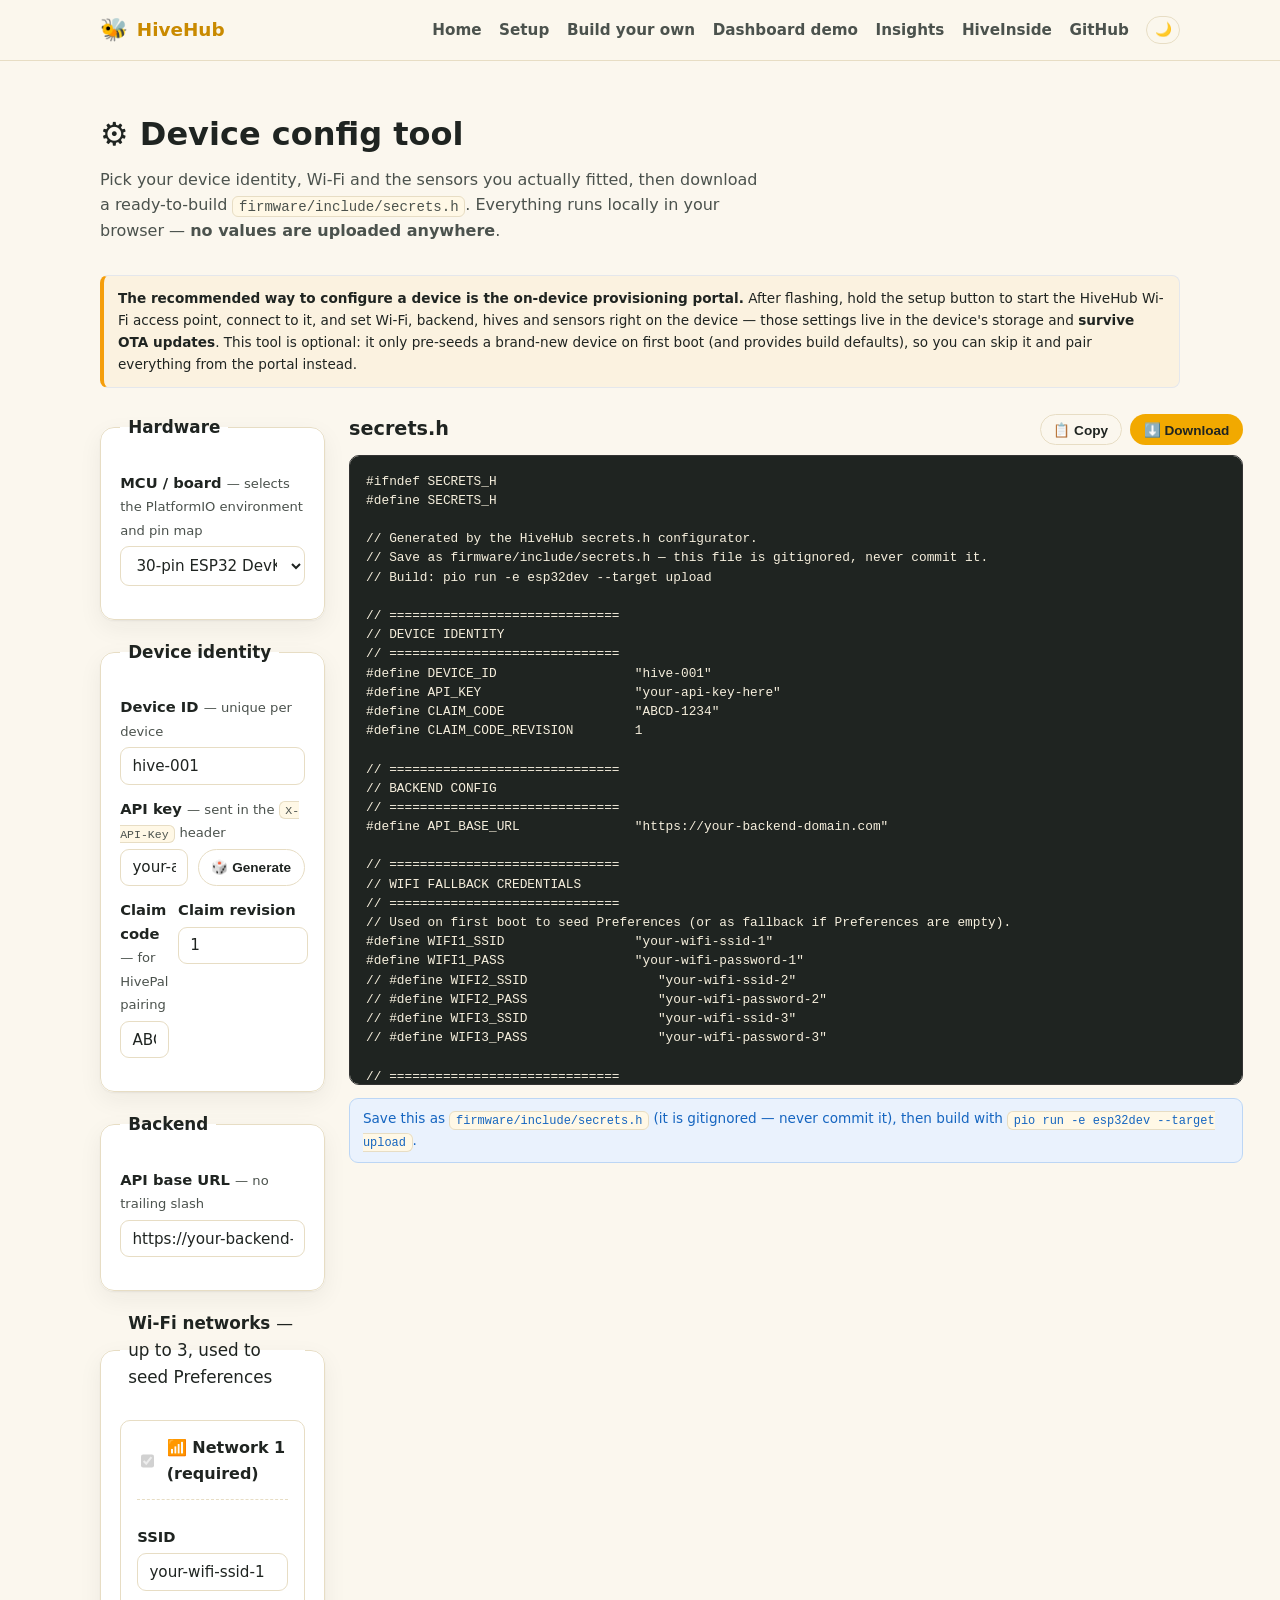
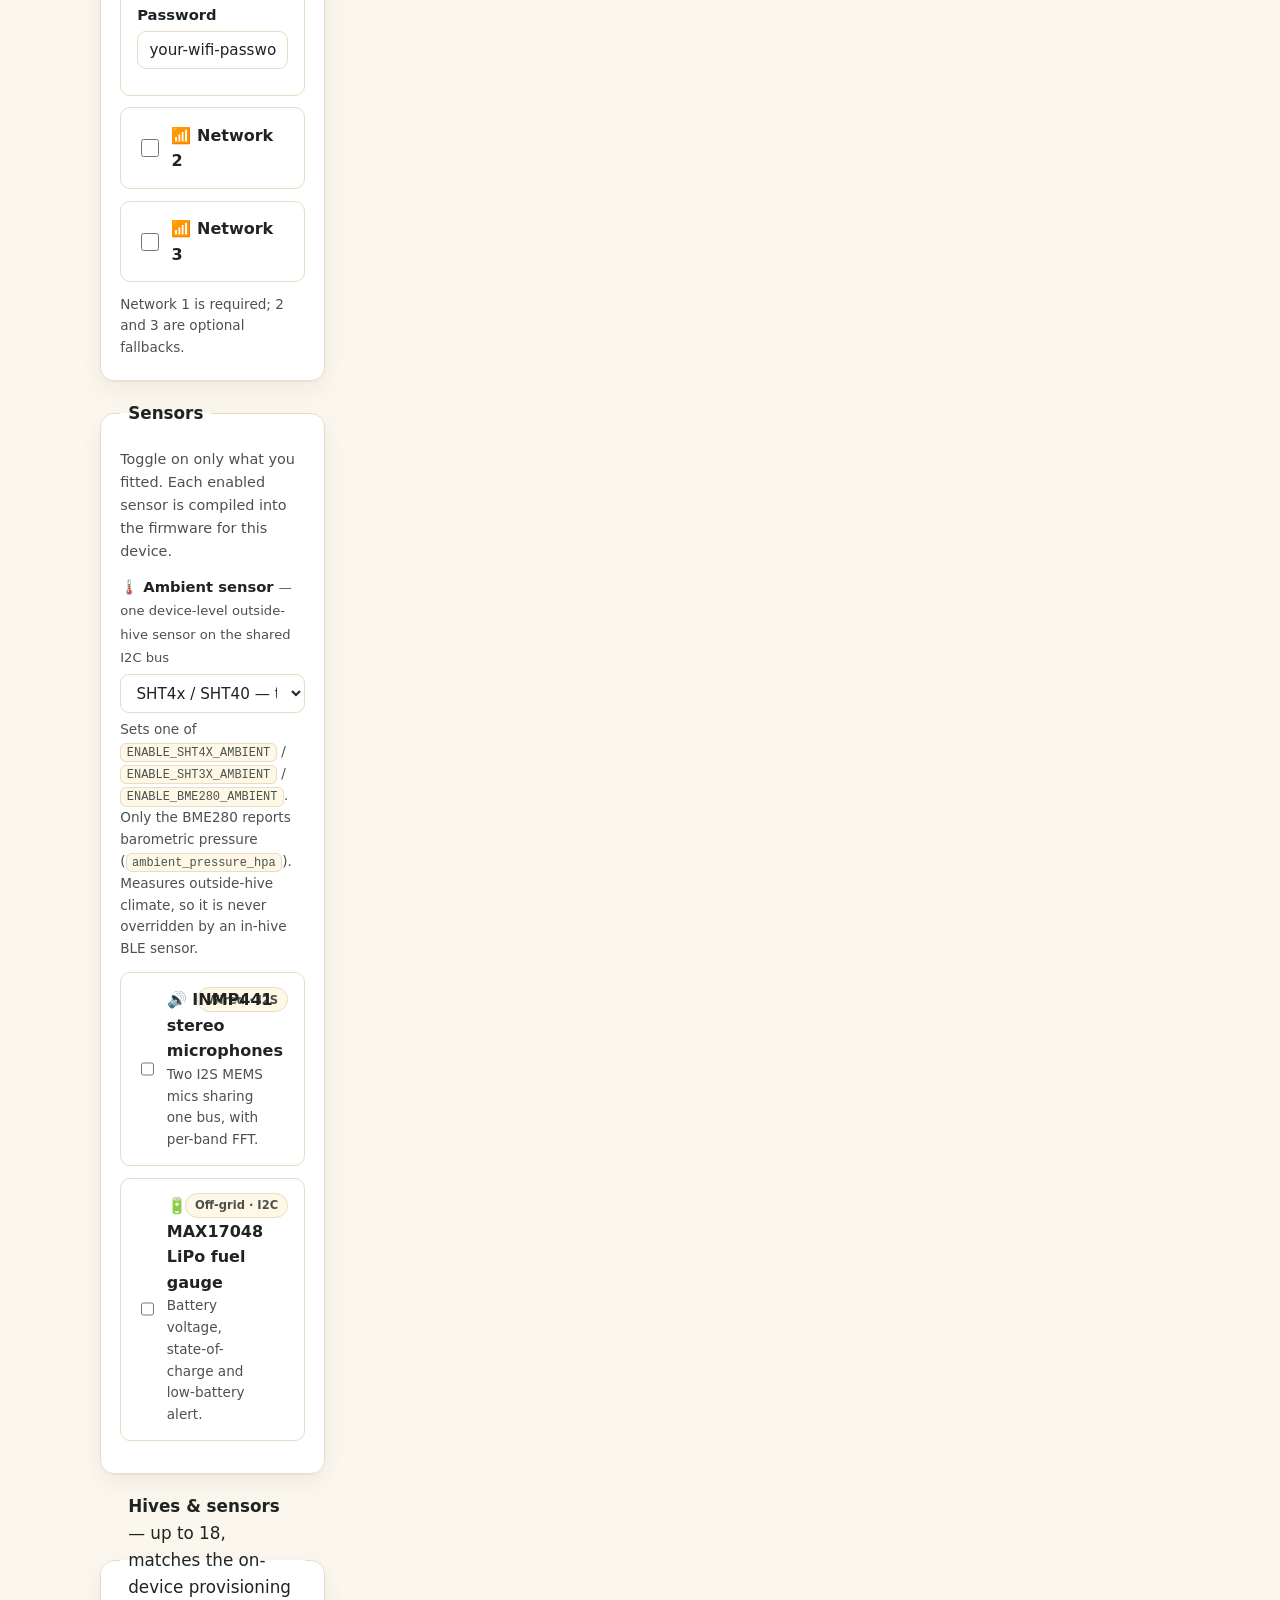
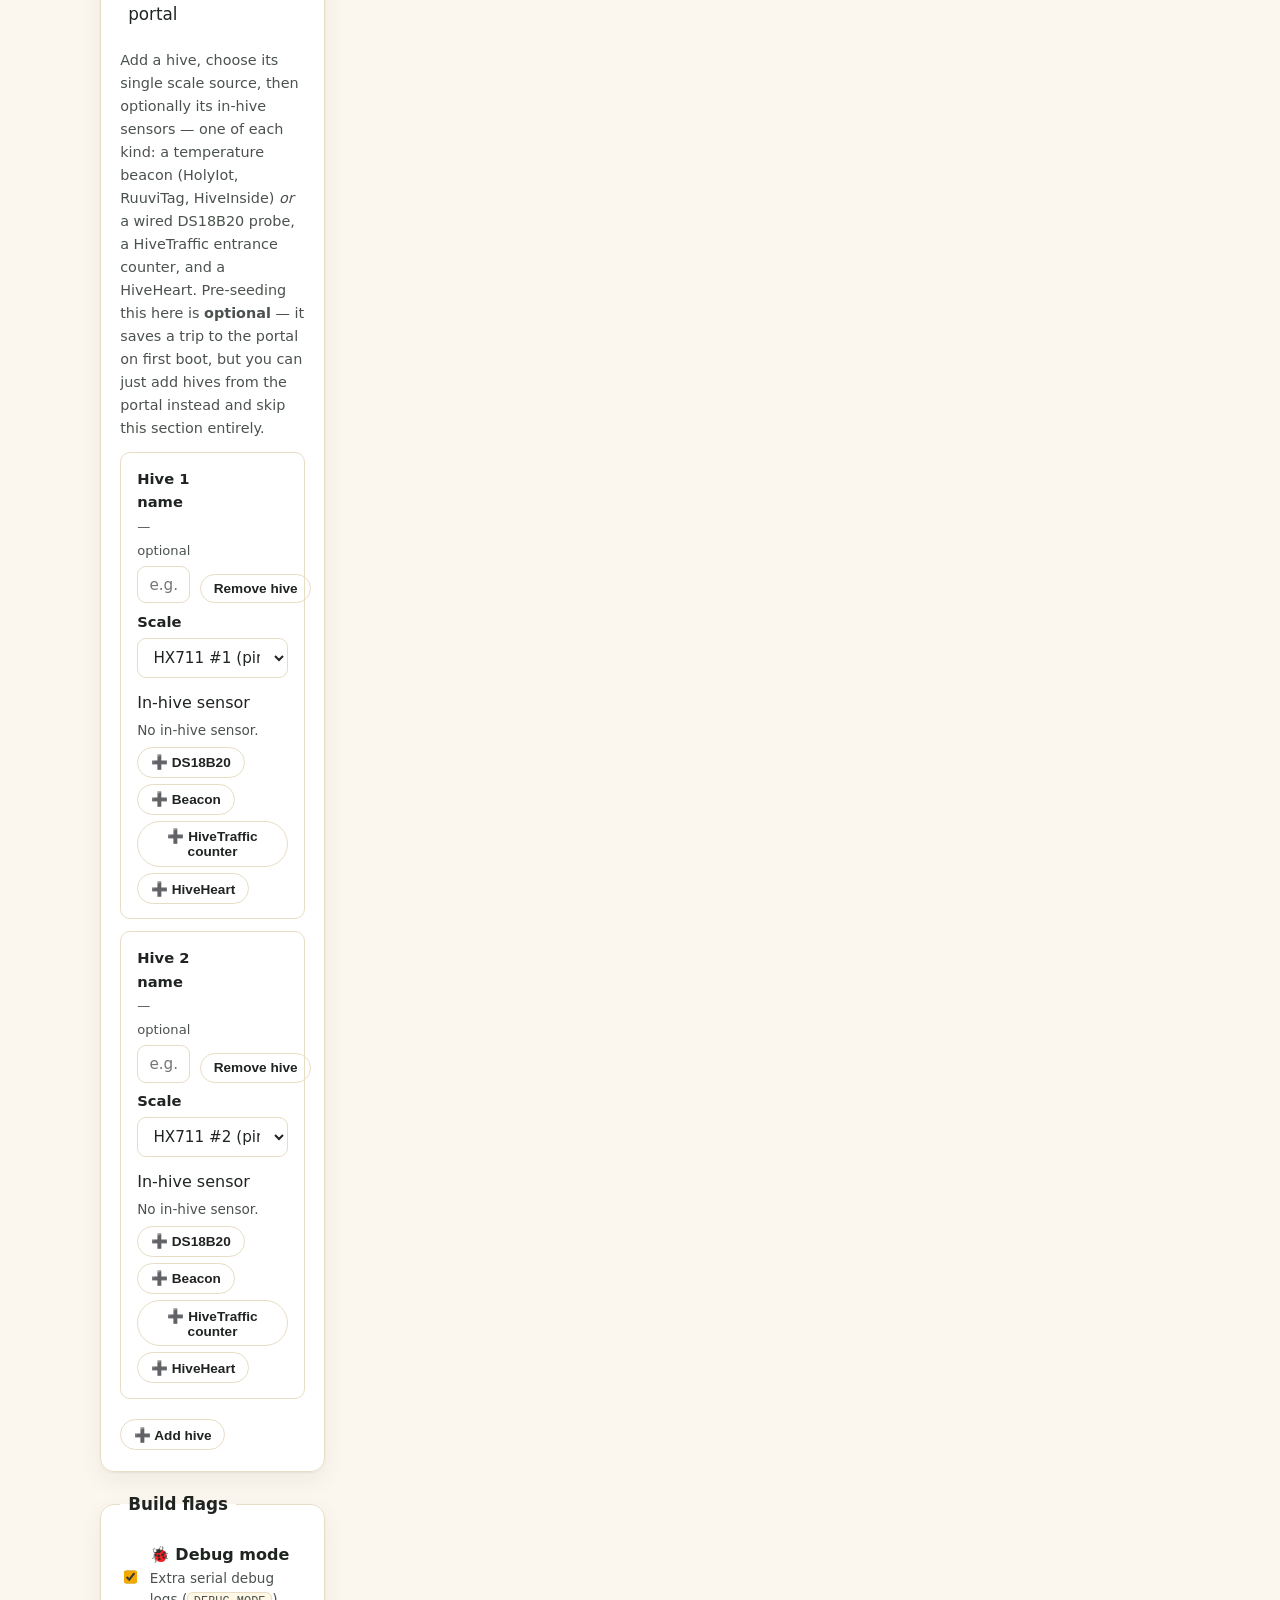
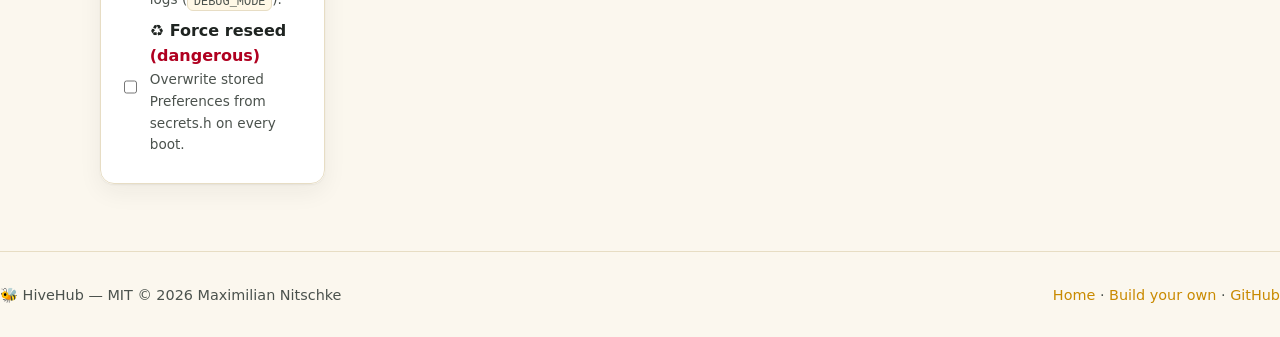
<file: website/configurator.html>
<!DOCTYPE html>
<html lang="en">
<head>
<meta charset="utf-8" />
<meta name="viewport" content="width=device-width, initial-scale=1" />
<title>Device config tool — HiveHub</title>
<meta name="description" content="Optional HiveHub device config tool: build a firmware secrets.h in your browser to pre-seed a device before first boot. The recommended way to configure a device is the on-device provisioning portal. Nothing leaves your machine." />
<meta name="color-scheme" content="light dark" />
<!-- Set the theme before the stylesheet paints, so there's no light flash. -->
<script>
  (function () {
    try {
      var t = localStorage.getItem("hivehub-theme");
      if (t !== "dark" && t !== "light") {
        t = window.matchMedia && window.matchMedia("(prefers-color-scheme: dark)").matches ? "dark" : "light";
      }
      document.documentElement.setAttribute("data-theme", t);
    } catch (e) { /* localStorage blocked — fall back to the light default */ }
  })();
</script>
<link rel="stylesheet" href="assets/style.css" />
<link rel="icon" href="data:image/svg+xml,%3Csvg xmlns='http://www.w3.org/2000/svg' viewBox='0 0 100 100'%3E%3Ctext y='.9em' font-size='90'%3E%E2%9A%99%EF%B8%8F%3C/text%3E%3C/svg%3E" />
</head>
<body>

<header class="site-nav">
  <div class="wrap">
    <a class="brand" href="index.html"><span class="logo">🐝</span> HiveHub</a>
    <nav>
      <a href="index.html">Home</a>
      <a href="index.html#setup">Setup</a>
      <a href="build.html">Build your own</a>
      <a href="dashboard-demo/">Dashboard demo</a>
      <a href="insights.html">Insights</a>
      <a href="https://macnite.github.io/HiveInside/website/">HiveInside</a>
      <a href="https://github.com/MacNite/HiveHub">GitHub</a>
      <button data-theme-toggle class="btn small ghost theme-toggle" type="button" aria-label="Toggle dark mode"></button>
    </nav>
  </div>
</header>

<section style="border-top:none; padding-bottom:1rem">
  <div class="wrap">
    <h2>⚙️ Device config tool</h2>
    <p class="sub">
      Pick your device identity, Wi-Fi and the sensors you actually fitted, then download a
      ready-to-build <code>firmware/include/secrets.h</code>. Everything runs locally in your
      browser — <strong>no values are uploaded anywhere</strong>.
    </p>
    <div class="note" style="border:1px solid var(--border,#e4e7ec);border-left:4px solid var(--accent,#f59e0b);border-radius:8px;padding:12px 14px;margin:10px 0;background:rgba(245,158,11,.06)">
      <strong>The recommended way to configure a device is the on-device provisioning portal.</strong>
      After flashing, hold the setup button to start the HiveHub Wi-Fi access point, connect to it,
      and set Wi-Fi, backend, hives and sensors right on the device — those settings live in the
      device's storage and <strong>survive OTA updates</strong>. This tool is optional: it only
      pre-seeds a brand-new device on first boot (and provides build defaults), so you can skip it
      and pair everything from the portal instead.
    </div>
  </div>
</section>

<section style="border-top:none; padding-top:0">
  <div class="wrap">
    <div class="cfg-layout">

      <!-- ── LEFT: the form ─────────────────────────────────────── -->
      <form id="cfg" autocomplete="off">

        <fieldset>
          <legend>Hardware</legend>
          <div class="field">
            <label for="mcu">MCU / board <span class="hint">— selects the PlatformIO environment and pin map</span></label>
            <select id="mcu">
              <option value="esp32dev">30-pin ESP32 DevKit (legacy — no longer recommended)</option>
              <option value="xiao_esp32c6">XIAO ESP32-C6 (recommended — NAU7802 scales + BLE sensors)</option>
            </select>
          </div>
          <div id="antenna-row" style="display:none; margin-top:.6rem">
            <label class="toggle">
              <input type="checkbox" id="ext_antenna" />
              <span><span class="t-title">📡 External u.FL antenna</span>
              <span class="t-desc">Drives GPIO3 HIGH to enable the u.FL connector. Default: built-in ceramic patch antenna. Sets <code>XIAO_C6_USE_EXTERNAL_ANTENNA 1</code>.</span></span>
            </label>
          </div>
        </fieldset>

        <fieldset>
          <legend>Device identity</legend>
          <div class="field">
            <label for="device_id">Device ID <span class="hint">— unique per device</span></label>
            <input type="text" id="device_id" value="hive-001" />
          </div>
          <div class="field">
            <label for="api_key">API key <span class="hint">— sent in the <code>X-API-Key</code> header</span></label>
            <div class="row">
              <input type="text" id="api_key" value="your-api-key-here" />
              <button type="button" class="btn ghost small" id="gen_key" style="flex:0 0 auto">🎲 Generate</button>
            </div>
          </div>
          <div class="field row">
            <div>
              <label for="claim_code">Claim code <span class="hint">— for HivePal pairing</span></label>
              <input type="text" id="claim_code" value="ABCD-1234" />
            </div>
            <div style="flex:0 0 130px">
              <label for="claim_rev">Claim revision</label>
              <input type="number" id="claim_rev" value="1" min="1" />
            </div>
          </div>
        </fieldset>

        <fieldset>
          <legend>Backend</legend>
          <div class="field">
            <label for="api_base">API base URL <span class="hint">— no trailing slash</span></label>
            <input type="url" id="api_base" value="https://your-backend-domain.com" />
          </div>
        </fieldset>

        <fieldset>
          <legend>Wi-Fi networks <span class="hint" style="font-weight:400">— up to 3, used to seed Preferences</span></legend>
          <div id="wifi-list"></div>
          <p class="muted" style="font-size:.85rem; margin:.4rem 0 0">
            Network 1 is required; 2 and 3 are optional fallbacks.
          </p>
        </fieldset>

        <fieldset>
          <legend>Sensors</legend>
          <p class="muted" style="margin:.2rem 0 .6rem; font-size:.9rem">
            Toggle on only what you fitted. Each enabled sensor is compiled into the firmware
            for this device.
          </p>

          <div id="c6-wired-notice" class="note warn" style="display:none; margin-bottom:.8rem">
            ⚠ <strong>XIAO ESP32-C6 selected</strong> — wired INMP441 mics are
            <strong>not supported</strong> on this board (no spare pins/HX711).
            A single wired DS18B20 probe still works (see Hives below); use wireless BLE
            in-hive sensors for anything else.
          </div>

          <!-- Ambient (outside-hive) sensor — one selectable device-level I2C part -->
          <div class="field">
            <label for="ambient_sensor">🌡️ Ambient sensor <span class="hint">— one device-level outside-hive sensor on the shared I2C bus</span></label>
            <select id="ambient_sensor">
              <option value="sht4x">SHT4x / SHT40 — temp + humidity (default)</option>
              <option value="sht3x">SHT3x (SHT31/35) — temp + humidity</option>
              <option value="bme280">BME280 — temp + humidity + pressure</option>
            </select>
            <p class="muted" style="margin:.35rem 0 0; font-size:.85rem">
              Sets one of <code>ENABLE_SHT4X_AMBIENT</code> / <code>ENABLE_SHT3X_AMBIENT</code> /
              <code>ENABLE_BME280_AMBIENT</code>. Only the BME280 reports barometric pressure
              (<code>ambient_pressure_hpa</code>). Measures outside-hive climate, so it is never
              overridden by an in-hive BLE sensor.
            </p>
          </div>

          <!-- INMP441 mics -->
          <div class="sensor" data-sensor="mics">
            <span class="tag">Wired · I2S</span>
            <label class="toggle">
              <input type="checkbox" data-toggle />
              <span><span class="t-title">🔊 INMP441 stereo microphones</span>
              <span class="t-desc">Two I2S MEMS mics sharing one bus, with per-band FFT.</span></span>
            </label>
            <div class="opts">
              <div class="field row">
                <div><label>BCLK pin</label><input type="number" data-opt="bclk" value="14" /></div>
                <div><label>WS pin</label><input type="number" data-opt="ws" value="13" /></div>
                <div><label>SD pin</label><input type="number" data-opt="sd" value="34" /></div>
              </div>
              <div class="field row">
                <div><label>Sample rate (Hz)</label><input type="number" data-opt="rate" value="16000" /></div>
                <div><label>Sample frames</label><input type="number" data-opt="frames" value="8000" /></div>
              </div>
            </div>
          </div>

          <!-- In-hive vibration is BLE-only; the wired LIS3DH/LIS2DH12 driver was removed. -->

          <!-- MAX17048 battery -->
          <div class="sensor" data-sensor="max17048">
            <span class="tag">Off-grid · I2C</span>
            <label class="toggle">
              <input type="checkbox" data-toggle />
              <span><span class="t-title">🔋 MAX17048 LiPo fuel gauge</span>
              <span class="t-desc">Battery voltage, state-of-charge and low-battery alert.</span></span>
            </label>
            <div class="opts">
              <div class="field" style="max-width:240px">
                <label>Low-battery alert (%)</label>
                <input type="number" data-opt="alert" value="20" min="1" max="99" />
              </div>
            </div>
          </div>
        </fieldset>

        <fieldset>
          <legend>Hives &amp; sensors <span class="hint" style="font-weight:400">— up to 18, matches the on-device provisioning portal</span></legend>
          <p class="muted" style="margin:.2rem 0 .6rem; font-size:.9rem">
            Add a hive, choose its single scale source, then optionally its in-hive sensors — one
            of each kind: a temperature beacon (HolyIot, RuuviTag, HiveInside) <em>or</em> a wired
            DS18B20 probe, a HiveTraffic entrance counter, and a HiveHeart. Pre-seeding this here is
            <strong>optional</strong> — it saves a trip to the portal on first boot, but you can
            just add hives from the portal instead and skip this section entirely.
          </p>
          <div id="hive-list"></div>
          <p class="muted" id="hive-empty" style="font-size:.85rem;margin:.4rem 0 0">No hives yet — add one below.</p>
          <button type="button" class="btn ghost small" id="add-hive" style="margin-top:.6rem">➕ Add hive</button>
          <p class="muted" id="hive-full" style="display:none;font-size:.82rem;margin:.5rem 0 0">
            Maximum number of hives reached.</p>

          <!-- Shared in-hive BLE scan + collision-avoidance options (only when a hive uses a beacon/GATT sensor) -->
          <div id="inhive-global" style="display:none; margin-top:1rem">
            <div class="note info" style="margin:1rem 0 .5rem">Beacon in-hive sensors (HolyIot,
              RuuviTag, HiveInside nRF54LM20A) are scanned passively in one shared window each
              cycle, so any number of them costs the same scan. GATT sensors (HiveHeart,
              wireless HiveScale, HiveTraffic) connect serially and are capped at
              <code>MAX_GATT_READS_PER_CYCLE</code> per wake — see <code>docs/multi-hive.md</code>.
              <strong>HiveTraffic bee counters (BLE/GATT only) can be paired to any hive.</strong>
              Wired I2C BeeCounters are no longer supported.</div>
            <div class="field row">
              <div><label>Scan seconds / cycle</label><input type="number" id="ble_scan" value="6" min="1" /></div>
              <div><label>HolyIot Company ID (16-bit)</label><input type="text" id="ble_company" value="0xFFFF" /></div>
            </div>
            <label class="toggle" style="margin:.4rem 0">
              <input type="checkbox" id="ble_active" checked />
              <span><span class="t-title" style="font-size:.92rem">Active scan</span>
              <span class="t-desc">Also fetch the device name (better pairing, slightly more power).</span></span>
            </label>

            <p class="muted" style="margin:.6rem 0 .2rem; font-size:.85rem"><strong>Collision avoidance</strong>
              — when a hive's in-hive BLE sensor supplies one of these, disable the wired sensor for
              that hive so each value has a single source:</p>
            <label class="toggle" style="margin:.3rem 0">
              <input type="checkbox" id="ovr_temp" checked />
              <span><span class="t-title" style="font-size:.92rem">Override wired DS18B20 temperature</span>
              <span class="t-desc">In-hive temp comes from the BLE sensor instead of the 1-Wire probe.</span></span>
            </label>
            <label class="toggle" style="margin:.3rem 0">
              <input type="checkbox" id="ovr_mics" checked />
              <span><span class="t-title" style="font-size:.92rem">Override wired INMP441 microphones</span>
              <span class="t-desc">Acoustics come from a HiveInside / HiveHeart sensor; the wired stereo mics are skipped.</span></span>
            </label>
            <div class="note info">The ambient sensor is never overridden — it measures outside-hive
              climate, a different quantity stored separately, so it does not collide.</div>
          </div>
        </fieldset>

        <fieldset>
          <legend>Build flags</legend>
          <label class="toggle" style="margin:.4rem 0">
            <input type="checkbox" id="debug_mode" checked />
            <span><span class="t-title">🐞 Debug mode</span>
            <span class="t-desc">Extra serial debug logs (<code>DEBUG_MODE</code>).</span></span>
          </label>
          <label class="toggle" style="margin:.4rem 0">
            <input type="checkbox" id="force_reseed" />
            <span><span class="t-title">♻️ Force reseed <span style="color:var(--danger)">(dangerous)</span></span>
            <span class="t-desc">Overwrite stored Preferences from secrets.h on every boot.</span></span>
          </label>
        </fieldset>
      </form>

      <!-- ── RIGHT: live output ─────────────────────────────────── -->
      <div class="output">
        <div class="bar">
          <h2>secrets.h</h2>
          <button type="button" class="btn ghost small" id="copy">📋 Copy</button>
          <button type="button" class="btn small" id="download">⬇️ Download</button>
        </div>
        <pre id="preview" class="mono"></pre>
        <div class="note info" style="margin-top:.8rem">
          Save this as <code>firmware/include/secrets.h</code> (it is gitignored — never commit it),
          then build with <code>pio run -e <span id="pio-env">esp32dev</span> --target upload</code>.
        </div>
      </div>

    </div>
  </div>
</section>

<footer>
  <div class="wrap" style="display:flex; gap:1rem; justify-content:space-between; width:100%; flex-wrap:wrap">
    <span>🐝 HiveHub — MIT © 2026 Maximilian Nitschke</span>
    <span><a href="index.html">Home</a> · <a href="build.html">Build your own</a> · <a href="https://github.com/MacNite/HiveHub">GitHub</a></span>
  </div>
</footer>

<div class="toast" id="toast"></div>
<script src="assets/configurator.js"></script>
<script src="assets/theme.js"></script>
</body>
</html>
</file>
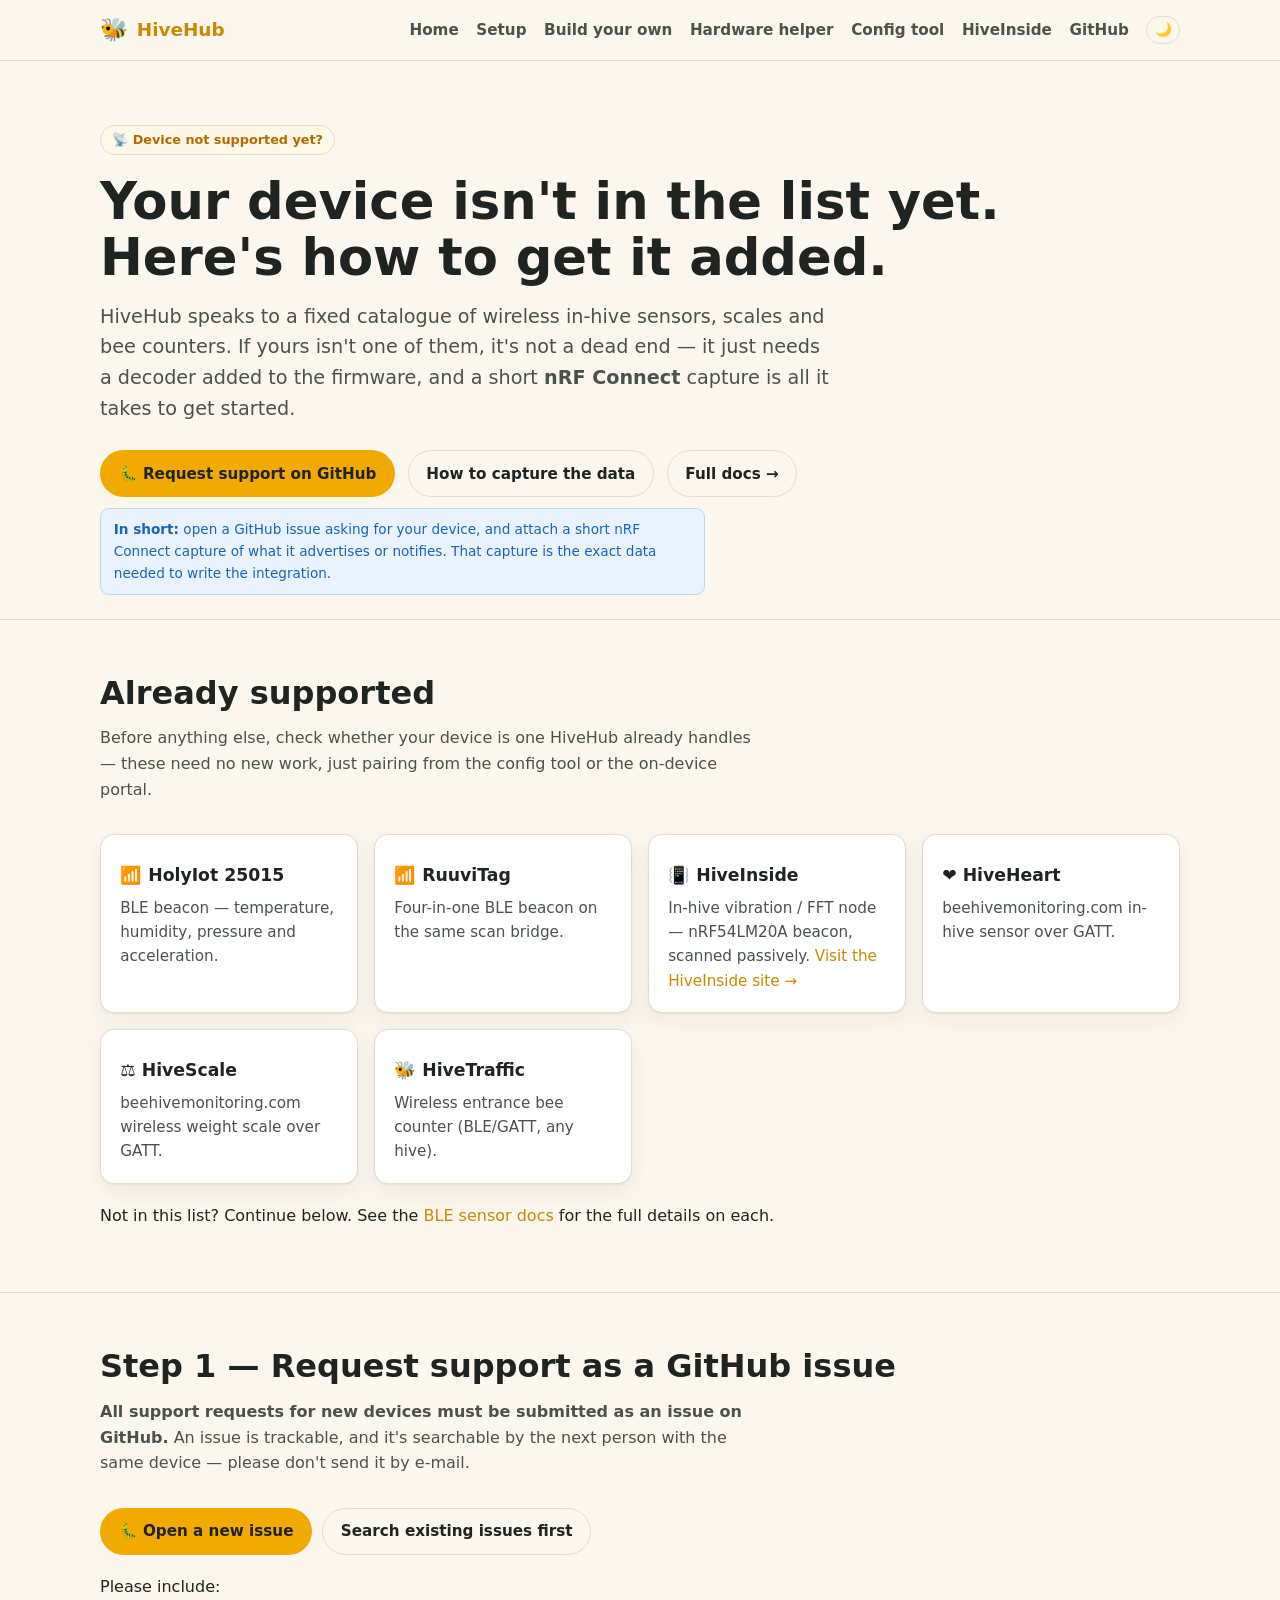
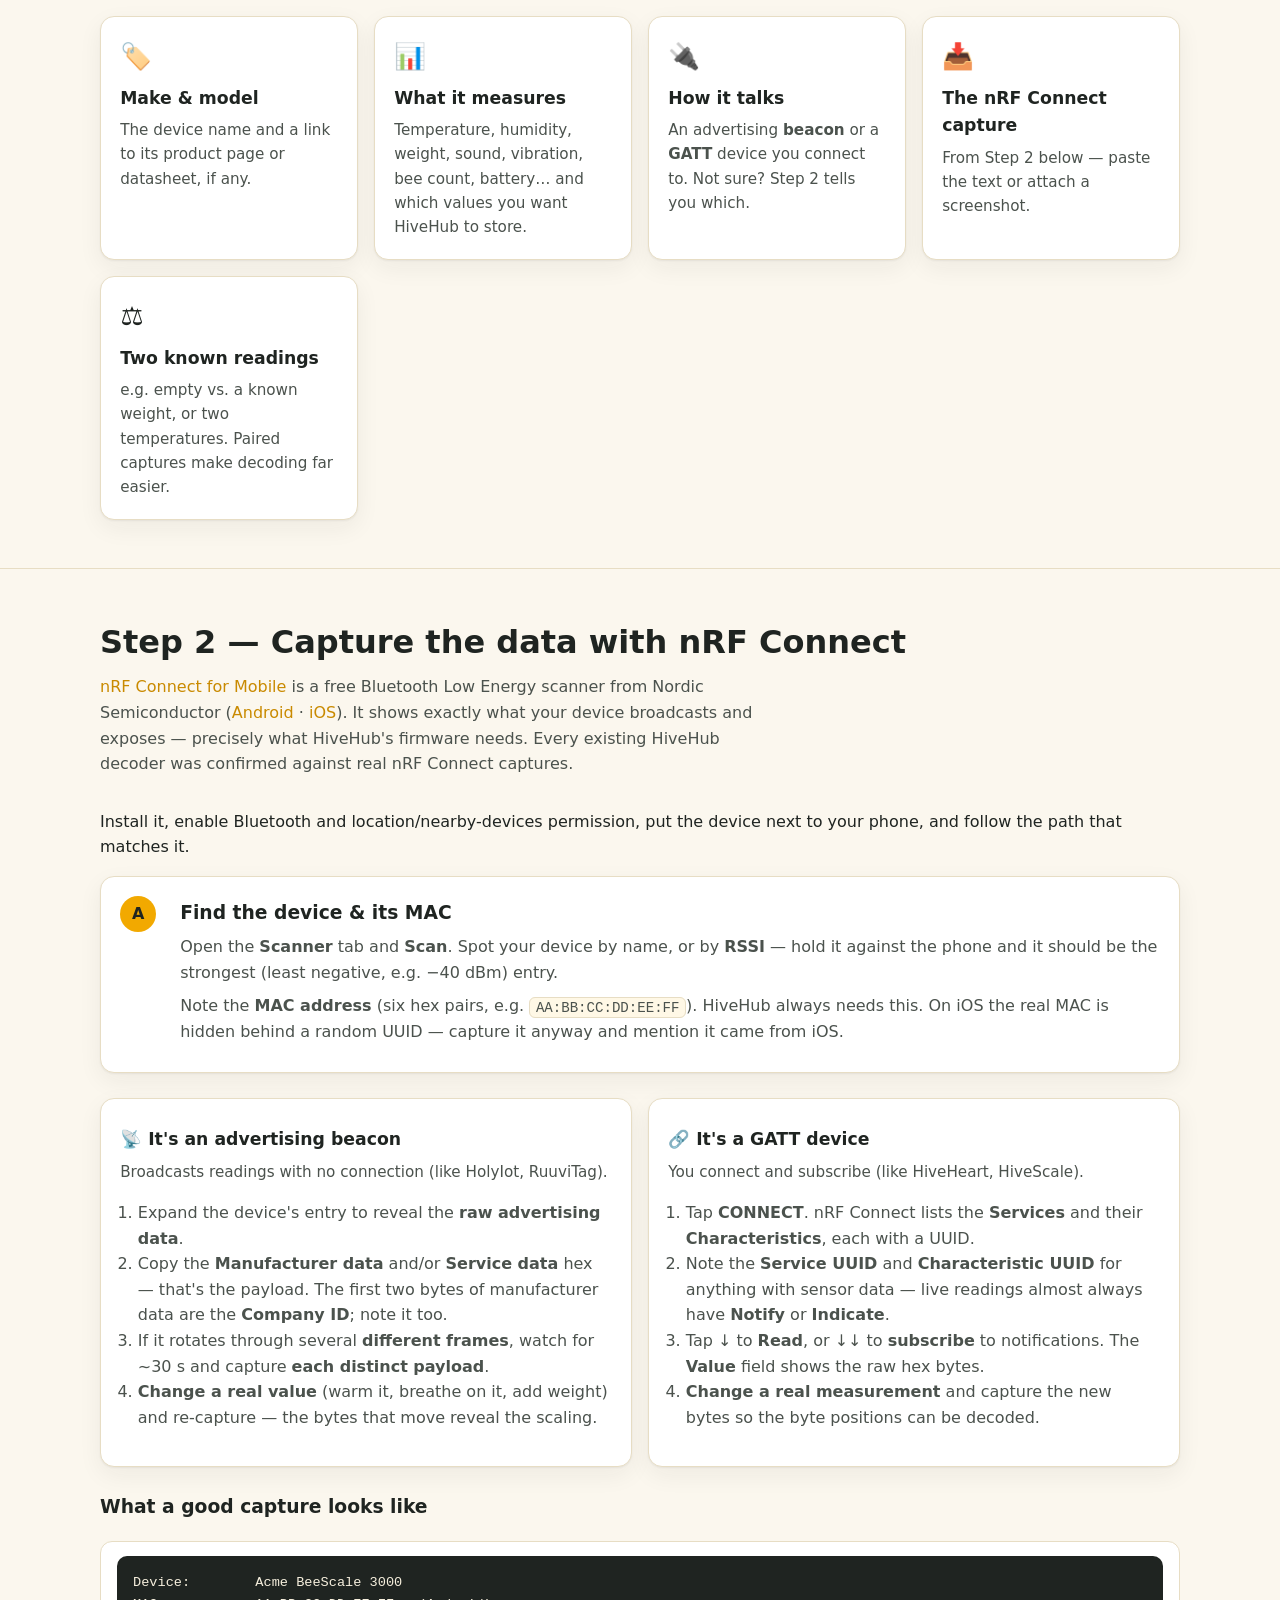
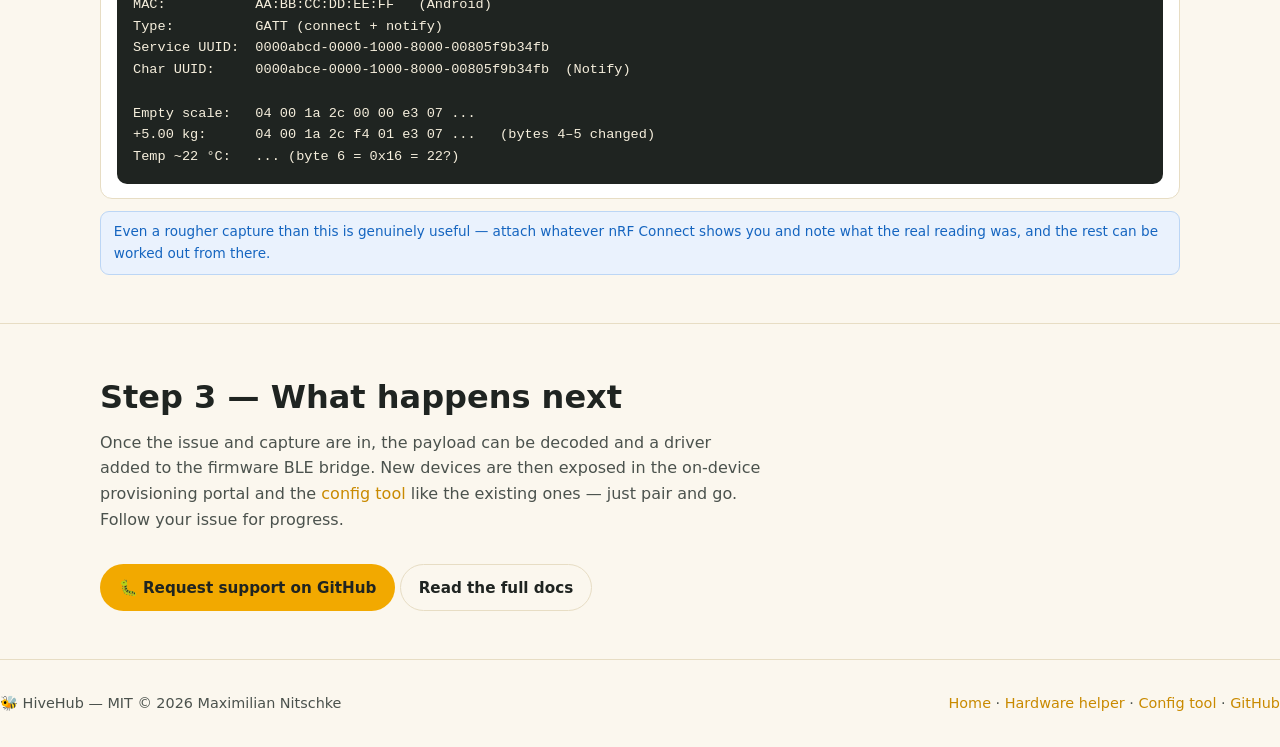
<file: website/device-support.html>
<!DOCTYPE html>
<html lang="en">
<head>
<meta charset="utf-8" />
<meta name="viewport" content="width=device-width, initial-scale=1" />
<title>My device isn't supported yet — HiveHub</title>
<meta name="description" content="Your wireless beehive device isn't in HiveHub's list yet? Request support as a GitHub issue and capture the integration data with nRF Connect — a short guide." />
<meta name="color-scheme" content="light dark" />
<!-- Set the theme before the stylesheet paints, so there's no light flash. -->
<script>
  (function () {
    try {
      var t = localStorage.getItem("hivehub-theme");
      if (t !== "dark" && t !== "light") {
        t = window.matchMedia && window.matchMedia("(prefers-color-scheme: dark)").matches ? "dark" : "light";
      }
      document.documentElement.setAttribute("data-theme", t);
    } catch (e) { /* localStorage blocked — fall back to the light default */ }
  })();
</script>
<link rel="stylesheet" href="assets/style.css" />
<link rel="icon" href="data:image/svg+xml,%3Csvg xmlns='http://www.w3.org/2000/svg' viewBox='0 0 100 100'%3E%3Ctext y='.9em' font-size='90'%3E%F0%9F%90%9D%3C/text%3E%3C/svg%3E" />
<style>
  .capture-example { background: var(--field-bg); border: 1px solid var(--line); border-radius: 12px; padding: .9rem 1rem; overflow-x: auto; }
  .capture-example pre { margin: 0; }
  .path-cols { display: grid; gap: 1rem; grid-template-columns: repeat(auto-fit, minmax(280px, 1fr)); }
</style>
</head>
<body>

<header class="site-nav">
  <div class="wrap">
    <a class="brand" href="index.html"><span class="logo">🐝</span> HiveHub</a>
    <nav>
      <a href="index.html">Home</a>
      <a href="index.html#setup">Setup</a>
      <a href="build.html">Build your own</a>
      <a href="hardware-helper.html">Hardware helper</a>
      <a href="configurator.html">Config tool</a>
      <a href="https://macnite.github.io/HiveInside/website/">HiveInside</a>
      <a href="https://github.com/MacNite/HiveHub">GitHub</a>
      <button data-theme-toggle class="btn small ghost theme-toggle" type="button" aria-label="Toggle dark mode"></button>
    </nav>
  </div>
</header>

<section class="hero" style="border-top:none; padding-bottom:1.5rem">
  <div class="wrap">
    <span class="badge">📡 Device not supported yet?</span>
    <h1>Your device isn't in the list yet.<br>Here's how to get it added.</h1>
    <p class="lead">
      HiveHub speaks to a fixed catalogue of wireless in-hive sensors, scales and
      bee counters. If yours isn't one of them, it's not a dead end — it just needs
      a decoder added to the firmware, and a short <strong>nRF Connect</strong>
      capture is all it takes to get started.
    </p>
    <div class="cta">
      <a class="btn" href="https://github.com/MacNite/HiveHub/issues/new">🐛 Request support on GitHub</a>
      <a class="btn ghost" href="#capture">How to capture the data</a>
      <a class="btn ghost" href="https://github.com/MacNite/HiveHub/blob/main/docs/device-not-supported-yet.md">Full docs →</a>
    </div>
    <div class="note info" style="max-width:70ch">
      <strong>In short:</strong> open a GitHub issue asking for your device, and
      attach a short nRF Connect capture of what it advertises or notifies. That
      capture is the exact data needed to write the integration.
    </div>
  </div>
</section>

<section>
  <div class="wrap">
    <h2>Already supported</h2>
    <p class="sub">Before anything else, check whether your device is one HiveHub
       already handles — these need no new work, just pairing from the config tool
       or the on-device portal.</p>
    <div class="grid">
      <div class="card"><h3>📶 HolyIot 25015</h3><p>BLE beacon — temperature, humidity, pressure and acceleration.</p></div>
      <div class="card"><h3>📶 RuuviTag</h3><p>Four-in-one BLE beacon on the same scan bridge.</p></div>
      <div class="card"><h3>📳 HiveInside</h3><p>In-hive vibration / FFT node — nRF54LM20A beacon, scanned passively. <a href="https://macnite.github.io/HiveInside/website/">Visit the HiveInside site →</a></p></div>
      <div class="card"><h3>❤️ HiveHeart</h3><p>beehivemonitoring.com in-hive sensor over GATT.</p></div>
      <div class="card"><h3>⚖️ HiveScale</h3><p>beehivemonitoring.com wireless weight scale over GATT.</p></div>
      <div class="card"><h3>🐝 HiveTraffic</h3><p>Wireless entrance bee counter (BLE/GATT, any hive).</p></div>
    </div>
    <p style="margin-top:1.2rem">
      Not in this list? Continue below. See the
      <a href="https://github.com/MacNite/HiveHub/tree/main/docs#in-hive-ble-sensors--bee-counters">BLE sensor docs</a>
      for the full details on each.
    </p>
  </div>
</section>

<section>
  <div class="wrap">
    <h2>Step 1 — Request support as a GitHub issue</h2>
    <p class="sub">
      <strong>All support requests for new devices must be submitted as an issue
      on GitHub.</strong> An issue is trackable, and it's searchable by the next
      person with the same device — please don't send it by e-mail.
    </p>
    <p><a class="btn" href="https://github.com/MacNite/HiveHub/issues/new">🐛 Open a new issue</a>
       &nbsp;<a class="btn ghost" href="https://github.com/MacNite/HiveHub/issues?q=is%3Aissue">Search existing issues first</a></p>

    <p style="margin-top:1.2rem">Please include:</p>
    <div class="grid">
      <div class="card"><div class="ico">🏷️</div><h3>Make &amp; model</h3><p>The device name and a link to its product page or datasheet, if any.</p></div>
      <div class="card"><div class="ico">📊</div><h3>What it measures</h3><p>Temperature, humidity, weight, sound, vibration, bee count, battery… and which values you want HiveHub to store.</p></div>
      <div class="card"><div class="ico">🔌</div><h3>How it talks</h3><p>An advertising <strong>beacon</strong> or a <strong>GATT</strong> device you connect to. Not sure? Step 2 tells you which.</p></div>
      <div class="card"><div class="ico">📥</div><h3>The nRF Connect capture</h3><p>From Step 2 below — paste the text or attach a screenshot.</p></div>
      <div class="card"><div class="ico">⚖️</div><h3>Two known readings</h3><p>e.g. empty vs. a known weight, or two temperatures. Paired captures make decoding far easier.</p></div>
    </div>
  </div>
</section>

<section id="capture">
  <div class="wrap">
    <h2>Step 2 — Capture the data with nRF Connect</h2>
    <p class="sub">
      <a href="https://www.nordicsemi.com/Products/Development-tools/nRF-Connect-for-mobile">nRF Connect for Mobile</a>
      is a free Bluetooth Low Energy scanner from Nordic Semiconductor
      (<a href="https://play.google.com/store/apps/details?id=no.nordicsemi.android.mcp">Android</a> ·
      <a href="https://apps.apple.com/app/nrf-connect-for-mobile/id1054362403">iOS</a>). It shows exactly
      what your device broadcasts and exposes — precisely what HiveHub's firmware needs. Every existing
      HiveHub decoder was confirmed against real nRF Connect captures.
    </p>
    <p>Install it, enable Bluetooth and location/nearby-devices permission, put the device next to your phone, and follow the path that matches it.</p>

    <div class="steps" style="margin-bottom:1.6rem">
      <div class="step"><div class="n">A</div><div>
        <h3>Find the device &amp; its MAC</h3>
        <p>Open the <strong>Scanner</strong> tab and <strong>Scan</strong>. Spot your device by name, or by
           <strong>RSSI</strong> — hold it against the phone and it should be the strongest (least negative,
           e.g. −40 dBm) entry.</p>
        <p>Note the <strong>MAC address</strong> (six hex pairs, e.g. <code>AA:BB:CC:DD:EE:FF</code>). HiveHub always
           needs this. <span class="muted">On iOS the real MAC is hidden behind a random UUID — capture it anyway
           and mention it came from iOS.</span></p>
      </div></div>
    </div>

    <div class="path-cols">
      <div class="card">
        <h3>📡 It's an advertising beacon</h3>
        <p class="muted" style="margin-bottom:.7rem">Broadcasts readings with no connection (like HolyIot, RuuviTag).</p>
        <ol style="padding-left:1.1rem; color:var(--ink-soft)">
          <li>Expand the device's entry to reveal the <strong>raw advertising data</strong>.</li>
          <li>Copy the <strong>Manufacturer data</strong> and/or <strong>Service data</strong> hex — that's the payload. The first two bytes of manufacturer data are the <strong>Company ID</strong>; note it too.</li>
          <li>If it rotates through several <strong>different frames</strong>, watch for ~30 s and capture <strong>each distinct payload</strong>.</li>
          <li><strong>Change a real value</strong> (warm it, breathe on it, add weight) and re-capture — the bytes that move reveal the scaling.</li>
        </ol>
      </div>
      <div class="card">
        <h3>🔗 It's a GATT device</h3>
        <p class="muted" style="margin-bottom:.7rem">You connect and subscribe (like HiveHeart, HiveScale).</p>
        <ol style="padding-left:1.1rem; color:var(--ink-soft)">
          <li>Tap <strong>CONNECT</strong>. nRF Connect lists the <strong>Services</strong> and their <strong>Characteristics</strong>, each with a UUID.</li>
          <li>Note the <strong>Service UUID</strong> and <strong>Characteristic UUID</strong> for anything with sensor data — live readings almost always have <strong>Notify</strong> or <strong>Indicate</strong>.</li>
          <li>Tap ↓ to <strong>Read</strong>, or ↓↓ to <strong>subscribe</strong> to notifications. The <strong>Value</strong> field shows the raw hex bytes.</li>
          <li><strong>Change a real measurement</strong> and capture the new bytes so the byte positions can be decoded.</li>
        </ol>
      </div>
    </div>

    <h3 style="margin-top:1.6rem">What a good capture looks like</h3>
    <div class="capture-example">
<pre class="mono">Device:        Acme BeeScale 3000
MAC:           AA:BB:CC:DD:EE:FF   (Android)
Type:          GATT (connect + notify)
Service UUID:  0000abcd-0000-1000-8000-00805f9b34fb
Char UUID:     0000abce-0000-1000-8000-00805f9b34fb  (Notify)

Empty scale:   04 00 1a 2c 00 00 e3 07 ...
+5.00 kg:      04 00 1a 2c f4 01 e3 07 ...   (bytes 4–5 changed)
Temp ~22 °C:   ... (byte 6 = 0x16 = 22?)</pre>
    </div>
    <div class="note info">
      Even a rougher capture than this is genuinely useful — attach whatever nRF Connect
      shows you and note what the real reading was, and the rest can be worked out from there.
    </div>
  </div>
</section>

<section>
  <div class="wrap">
    <h2>Step 3 — What happens next</h2>
    <p class="sub">
      Once the issue and capture are in, the payload can be decoded and a driver added to the firmware
      BLE bridge. New devices are then exposed in the on-device provisioning portal and the
      <a href="configurator.html">config tool</a> like the existing ones — just pair and go. Follow your issue for progress.
    </p>
    <div class="cta">
      <a class="btn" href="https://github.com/MacNite/HiveHub/issues/new">🐛 Request support on GitHub</a>
      <a class="btn ghost" href="https://github.com/MacNite/HiveHub/blob/main/docs/device-not-supported-yet.md">Read the full docs</a>
    </div>
  </div>
</section>

<footer>
  <div class="wrap" style="display:flex; gap:1rem; justify-content:space-between; width:100%; flex-wrap:wrap">
    <span>🐝 HiveHub — MIT © 2026 Maximilian Nitschke</span>
    <span><a href="index.html">Home</a> · <a href="hardware-helper.html">Hardware helper</a> · <a href="configurator.html">Config tool</a> · <a href="https://github.com/MacNite/HiveHub">GitHub</a></span>
  </div>
</footer>

<script src="assets/theme.js"></script>
</body>
</html>
</file>
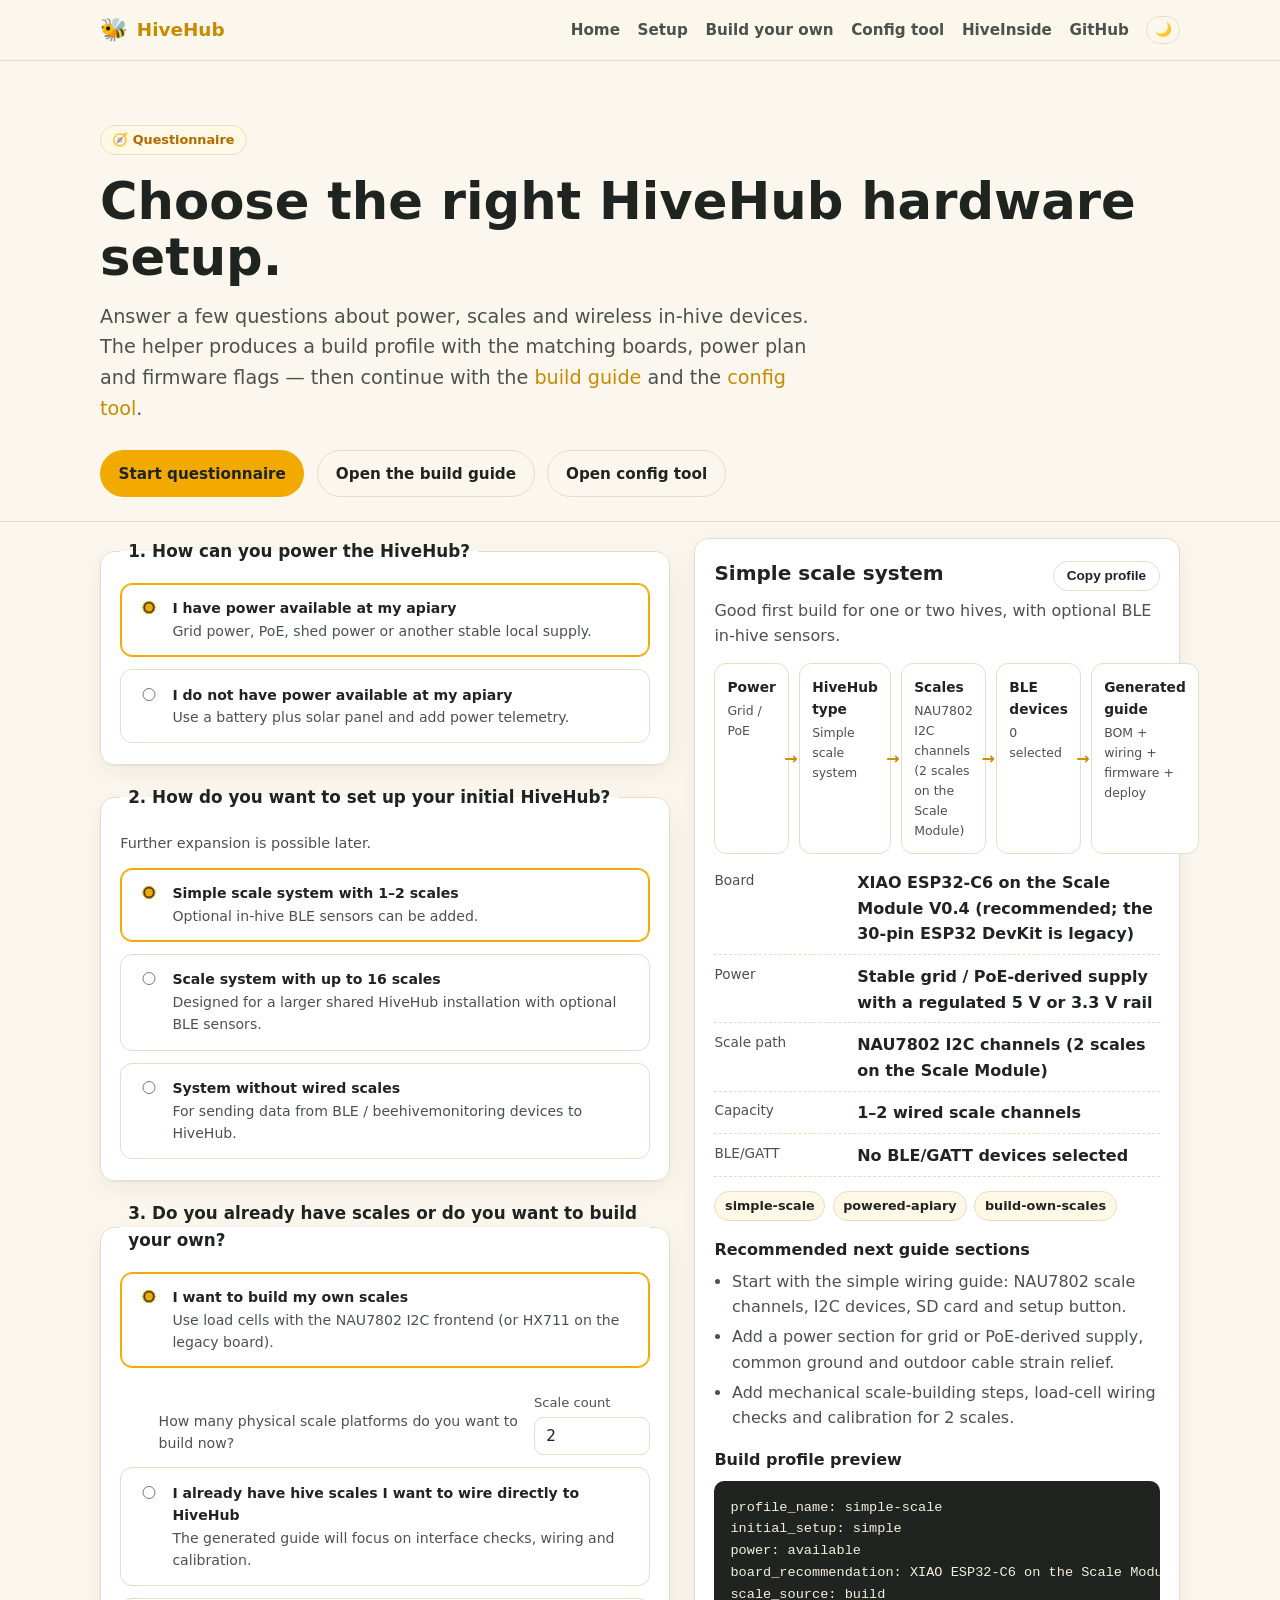
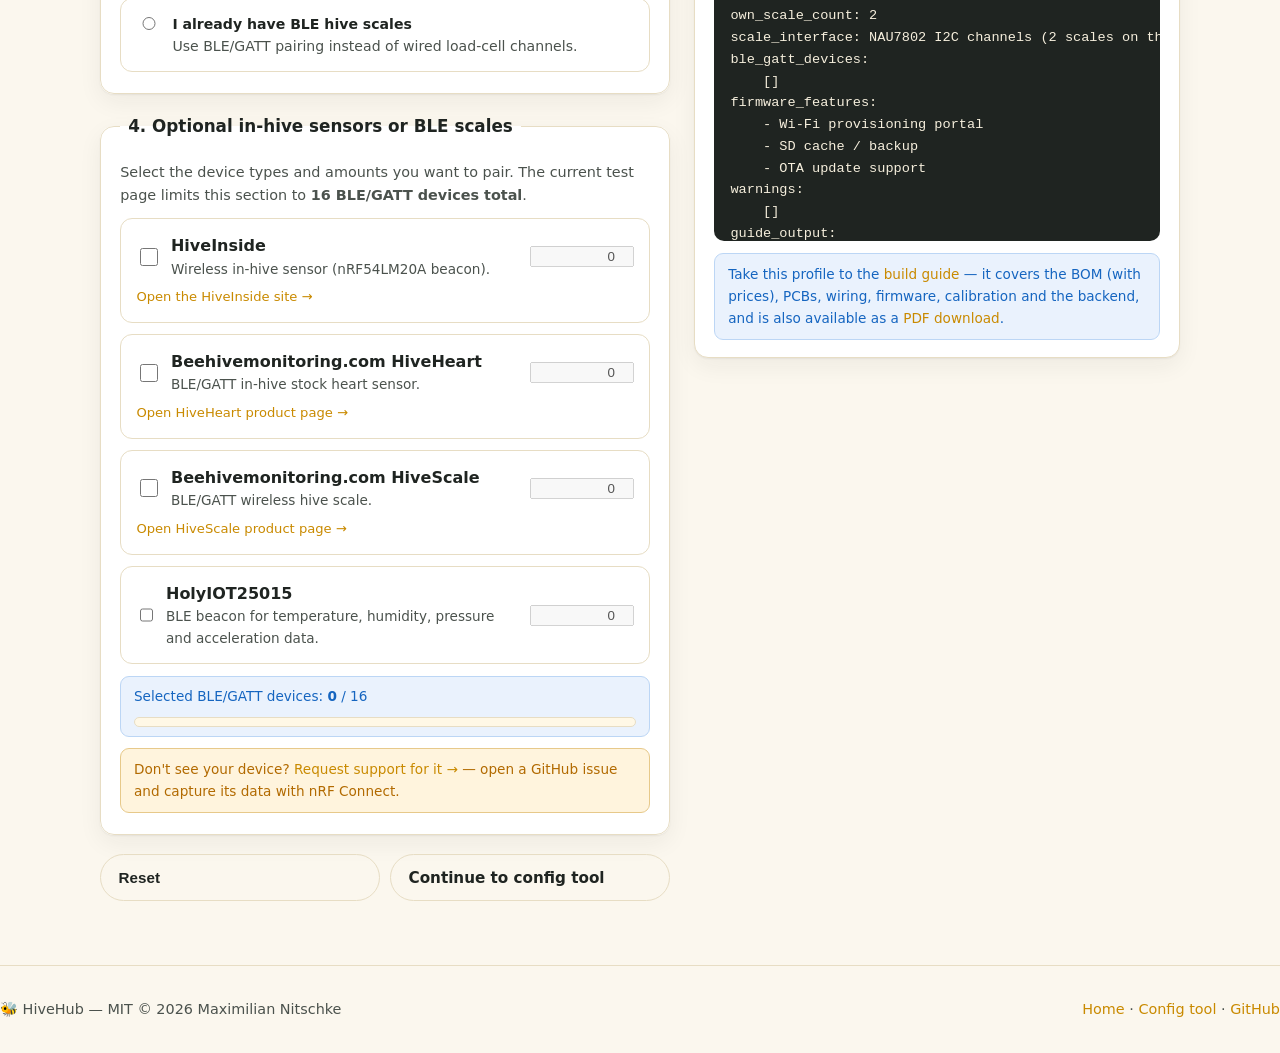
<file: website/hardware-helper.html>
<!DOCTYPE html>
<html lang="en">
<head>
<meta charset="utf-8" />
<meta name="viewport" content="width=device-width, initial-scale=1" />
<title>Hardware helper — HiveHub</title>
<meta name="description" content="Prototype questionnaire for choosing a HiveHub power, scale and BLE sensor setup, then generating a recommended hardware profile." />
<meta name="color-scheme" content="light dark" />
<!-- Set the theme before the stylesheet paints, so there's no light flash. -->
<script>
  (function () {
    try {
      var t = localStorage.getItem("hivehub-theme");
      if (t !== "dark" && t !== "light") {
        t = window.matchMedia && window.matchMedia("(prefers-color-scheme: dark)").matches ? "dark" : "light";
      }
      document.documentElement.setAttribute("data-theme", t);
    } catch (e) { /* localStorage blocked — fall back to the light default */ }
  })();
</script>
<link rel="stylesheet" href="assets/style.css" />
<link rel="icon" href="data:image/svg+xml,%3Csvg xmlns='http://www.w3.org/2000/svg' viewBox='0 0 100 100'%3E%3Ctext y='.9em' font-size='90'%3E%F0%9F%90%9D%3C/text%3E%3C/svg%3E" />
<style>
  .helper-hero { padding-bottom: 1.5rem; }
  .helper-hero .lead { max-width: 70ch; }
  .helper-layout { display: grid; grid-template-columns: 1fr; gap: 1.5rem; align-items: start; }
  @media (min-width: 1040px) { .helper-layout { grid-template-columns: minmax(0, 1.08fr) minmax(360px, .92fr); } }
  .choice-grid { display: grid; gap: .75rem; }
  .choice {
    display: grid; grid-template-columns: 24px 1fr; gap: .75rem; align-items: start;
    border: 1px solid var(--line); border-radius: 12px; padding: .85rem .95rem;
    background: var(--field-bg); cursor: pointer;
  }
  .choice:hover { border-color: var(--honey); }
  .choice input { margin-top: .25rem; accent-color: var(--honey); }
  .choice strong { display: block; color: var(--ink); }
  .choice span { display: block; color: var(--ink-soft); font-size: .88rem; }
  .choice.is-selected { border-color: var(--honey); box-shadow: inset 0 0 0 1px var(--honey); }
  .inline-count { display: grid; grid-template-columns: 1fr 116px; gap: .7rem; align-items: end; margin-top: .7rem; }
  @media (max-width: 600px) { .inline-count { grid-template-columns: 1fr; } }
  .ble-device { border: 1px solid var(--line); border-radius: 12px; padding: .85rem .95rem; background: var(--field-bg); margin: .7rem 0; }
  .ble-device .top { display: grid; grid-template-columns: minmax(0, 1fr) 104px; gap: .8rem; align-items: center; }
  .ble-device label.toggle { margin: 0; }
  .ble-device input[type="number"] { text-align: right; }
  .ble-device .device-link { font-size: .82rem; margin-top: .35rem; display: inline-block; }
  .meter { height: 10px; background: var(--comb); border: 1px solid var(--line); border-radius: 999px; overflow: hidden; margin-top: .55rem; }
  .meter span { display: block; height: 100%; width: 0; background: var(--honey); transition: width .15s ease; }
  .meter.over span { background: var(--danger); }
  .profile-card { background: var(--card); border: 1px solid var(--line); border-radius: var(--radius); box-shadow: var(--shadow); padding: 1.1rem 1.2rem; }
  .profile-card h2 { margin: 0 0 .35rem; font-size: 1.25rem; }
  .profile-card h3 { margin: 1rem 0 .35rem; font-size: 1rem; }
  .profile-kv { display: grid; gap: .55rem; margin: .9rem 0; }
  .profile-kv div { display: grid; grid-template-columns: 130px 1fr; gap: .8rem; border-bottom: 1px dashed var(--line); padding-bottom: .45rem; }
  .profile-kv dt { color: var(--ink-soft); font-size: .85rem; }
  .profile-kv dd { margin: 0; font-weight: 700; }
  .pill-row { display: flex; flex-wrap: wrap; gap: .45rem; margin: .7rem 0; }
  .pill { display: inline-flex; align-items: center; border: 1px solid var(--line); background: var(--comb); color: var(--ink); border-radius: 999px; padding: .22rem .6rem; font-size: .8rem; font-weight: 700; }
  .helper-flow { display: grid; gap: .65rem; margin: .9rem 0 1rem; }
  @media (min-width: 700px) { .helper-flow { grid-template-columns: repeat(5, 1fr); } }
  .flow-step { position: relative; border: 1px solid var(--line); background: var(--field-bg); border-radius: 12px; padding: .75rem; min-height: 86px; }
  .flow-step b { display: block; font-size: .86rem; }
  .flow-step span { color: var(--ink-soft); font-size: .78rem; display: block; margin-top: .2rem; }
  @media (min-width: 700px) {
    .flow-step:not(:last-child)::after { content: "→"; position: absolute; right: -.62rem; top: 50%; transform: translateY(-50%); color: var(--honey-dark); font-weight: 900; }
  }
  .recommendations { margin: .4rem 0 0; padding-left: 1.1rem; color: var(--ink-soft); }
  .recommendations li { margin: .28rem 0; }
  .invalid { color: var(--danger); font-weight: 700; }
  .helper-output { position: sticky; top: 76px; }
  .helper-output pre { max-height: 360px; }
</style>
</head>
<body>

<header class="site-nav">
  <div class="wrap">
    <a class="brand" href="index.html"><span class="logo">🐝</span> HiveHub</a>
    <nav>
      <a href="index.html">Home</a>
      <a href="index.html#setup">Setup</a>
      <a href="build.html">Build your own</a>
      <a href="configurator.html">Config tool</a>
      <a href="https://macnite.github.io/HiveInside/website/">HiveInside</a>
      <a href="https://github.com/MacNite/HiveHub">GitHub</a>
      <button data-theme-toggle class="btn small ghost theme-toggle" type="button" aria-label="Toggle dark mode"></button>
    </nav>
  </div>
</header>

<section class="hero helper-hero" style="border-top:none">
  <div class="wrap">
    <span class="badge">🧭 Questionnaire</span>
    <h1>Choose the right HiveHub hardware setup.</h1>
    <p class="lead">
      Answer a few questions about power, scales and wireless in-hive devices. The helper produces a
      build profile with the matching boards, power plan and firmware flags — then continue with the
      <a href="build.html">build guide</a> and the <a href="configurator.html">config tool</a>.
    </p>
    <div class="cta">
      <a class="btn" href="#helper">Start questionnaire</a>
      <a class="btn ghost" href="build.html">Open the build guide</a>
      <a class="btn ghost" href="configurator.html">Open config tool</a>
    </div>
  </div>
</section>

<section id="helper" style="padding-top:1rem">
  <div class="wrap">
    <div class="helper-layout">
      <form id="hardware-helper" autocomplete="off">
        <fieldset>
          <legend>1. How can you power the HiveHub?</legend>
          <div class="choice-grid" data-choice-group="power">
            <label class="choice">
              <input type="radio" name="power" value="available" checked />
              <span><strong>I have power available at my apiary</strong><span>Grid power, PoE, shed power or another stable local supply.</span></span>
            </label>
            <label class="choice">
              <input type="radio" name="power" value="offgrid" />
              <span><strong>I do not have power available at my apiary</strong><span>Use a battery plus solar panel and add power telemetry.</span></span>
            </label>
          </div>
        </fieldset>

        <fieldset>
          <legend>2. How do you want to set up your initial HiveHub?</legend>
          <p class="muted" style="font-size:.9rem;margin:.2rem 0 .8rem">Further expansion is possible later.</p>
          <div class="choice-grid" data-choice-group="setup">
            <label class="choice">
              <input type="radio" name="setup" value="simple" checked />
              <span><strong>Simple scale system with 1–2 scales</strong><span>Optional in-hive BLE sensors can be added.</span></span>
            </label>
            <label class="choice">
              <input type="radio" name="setup" value="multi" />
              <span><strong>Scale system with up to 16 scales</strong><span>Designed for a larger shared HiveHub installation with optional BLE sensors.</span></span>
            </label>
            <label class="choice">
              <input type="radio" name="setup" value="bridge" />
              <span><strong>System without wired scales</strong><span>For sending data from BLE / beehivemonitoring devices to HiveHub.</span></span>
            </label>
          </div>
        </fieldset>

        <fieldset id="scale-fieldset">
          <legend>3. Do you already have scales or do you want to build your own?</legend>
          <div class="choice-grid" data-choice-group="scaleSource">
            <label class="choice">
              <input type="radio" name="scaleSource" value="build" checked />
              <span><strong>I want to build my own scales</strong><span>Use load cells with the NAU7802 I2C frontend (or HX711 on the legacy board).</span></span>
            </label>
            <div id="build-scale-count" class="inline-count" style="padding-left:2.4rem">
              <div class="muted" style="font-size:.88rem">How many physical scale platforms do you want to build now?</div>
              <div class="field" style="margin:0">
                <label for="scaleCount" class="hint">Scale count</label>
                <input id="scaleCount" type="number" min="1" max="2" value="2" />
              </div>
            </div>

            <label class="choice">
              <input type="radio" name="scaleSource" value="wired-existing" />
              <span><strong>I already have hive scales I want to wire directly to HiveHub</strong><span>The generated guide will focus on interface checks, wiring and calibration.</span></span>
            </label>
            <label class="choice">
              <input type="radio" name="scaleSource" value="ble-existing" />
              <span><strong>I already have BLE hive scales</strong><span>Use BLE/GATT pairing instead of wired load-cell channels.</span></span>
            </label>
          </div>
          <div id="scale-note" class="note info" style="display:none"></div>
        </fieldset>

        <fieldset>
          <legend>4. Optional in-hive sensors or BLE scales</legend>
          <p class="muted" style="font-size:.9rem;margin:.2rem 0 .7rem">
            Select the device types and amounts you want to pair. The current test page limits this section to
            <strong>16 BLE/GATT devices total</strong>.
          </p>

          <div class="ble-device" data-device="hiveinside">
            <div class="top">
              <label class="toggle">
                <input type="checkbox" data-device-toggle />
                <span><span class="t-title">HiveInside</span><span class="t-desc">Wireless in-hive sensor (nRF54LM20A beacon).</span></span>
              </label>
              <input type="number" min="0" max="16" value="0" data-device-count disabled aria-label="HiveInside amount" />
            </div>
            <a class="device-link" href="https://macnite.github.io/HiveInside/website/">Open the HiveInside site →</a>
          </div>

          <div class="ble-device" data-device="hiveheart">
            <div class="top">
              <label class="toggle">
                <input type="checkbox" data-device-toggle />
                <span><span class="t-title">Beehivemonitoring.com HiveHeart</span><span class="t-desc">BLE/GATT in-hive stock heart sensor.</span></span>
              </label>
              <input type="number" min="0" max="16" value="0" data-device-count disabled aria-label="HiveHeart amount" />
            </div>
            <a class="device-link" href="https://beehivemonitoring.com/product/stockherz-3-0/">Open HiveHeart product page →</a>
          </div>

          <div class="ble-device" data-device="hivescale">
            <div class="top">
              <label class="toggle">
                <input type="checkbox" data-device-toggle />
                <span><span class="t-title">Beehivemonitoring.com HiveScale</span><span class="t-desc">BLE/GATT wireless hive scale.</span></span>
              </label>
              <input type="number" min="0" max="16" value="0" data-device-count disabled aria-label="HiveScale amount" />
            </div>
            <a class="device-link" href="https://beehivemonitoring.com/product/bienenstockwaage-xs/">Open HiveScale product page →</a>
          </div>

          <div class="ble-device" data-device="holyiot">
            <div class="top">
              <label class="toggle">
                <input type="checkbox" data-device-toggle />
                <span><span class="t-title">HolyIOT25015</span><span class="t-desc">BLE beacon for temperature, humidity, pressure and acceleration data.</span></span>
              </label>
              <input type="number" min="0" max="16" value="0" data-device-count disabled aria-label="HolyIOT25015 amount" />
            </div>
          </div>

          <div class="note info" id="ble-limit-note" aria-live="polite">
            Selected BLE/GATT devices: <strong id="ble-total">0</strong> / 16
            <div class="meter" id="ble-meter" role="progressbar" aria-valuemin="0" aria-valuemax="16" aria-valuenow="0"><span></span></div>
          </div>
          <div class="note warn">
            Don't see your device? <a href="device-support.html">Request support for it →</a> —
            open a GitHub issue and capture its data with nRF Connect.
          </div>
        </fieldset>

        <div class="row" style="margin-bottom:1rem">
          <button type="button" class="btn ghost" id="reset-helper">Reset</button>
          <a class="btn ghost" href="configurator.html">Continue to config tool</a>
        </div>
      </form>

      <aside class="helper-output">
        <div class="profile-card">
          <div class="bar" style="display:flex;gap:.5rem;align-items:center;flex-wrap:wrap">
            <h2 id="profile-title" style="flex:1">Recommended profile</h2>
            <button type="button" class="btn ghost small" id="copy-profile">Copy profile</button>
          </div>
          <p class="muted" id="profile-subtitle" style="margin:.2rem 0 .8rem"></p>

          <div class="helper-flow" id="setup-flow" aria-label="Generated setup flow"></div>

          <dl class="profile-kv" id="profile-kv"></dl>
          <div class="pill-row" id="profile-pills"></div>

          <h3>Recommended next guide sections</h3>
          <ul class="recommendations" id="guide-list"></ul>

          <h3>Build profile preview</h3>
          <pre id="profile-preview" class="mono"></pre>

          <div class="note info" style="margin-top:.8rem">
            Take this profile to the <a href="build.html">build guide</a> — it covers the BOM
            (with prices), PCBs, wiring, firmware, calibration and the backend, and is also
            available as a <a href="assets/hivehub-build-guide.pdf" download>PDF download</a>.
          </div>
        </div>
      </aside>
    </div>
  </div>
</section>

<footer>
  <div class="wrap" style="display:flex; gap:1rem; justify-content:space-between; width:100%; flex-wrap:wrap">
    <span>🐝 HiveHub — MIT © 2026 Maximilian Nitschke</span>
    <span><a href="index.html">Home</a> · <a href="configurator.html">Config tool</a> · <a href="https://github.com/MacNite/HiveHub">GitHub</a></span>
  </div>
</footer>

<div class="toast" id="toast"></div>
<script src="assets/hardware-helper.js"></script>
<script src="assets/theme.js"></script>
</body>
</html>
</file>
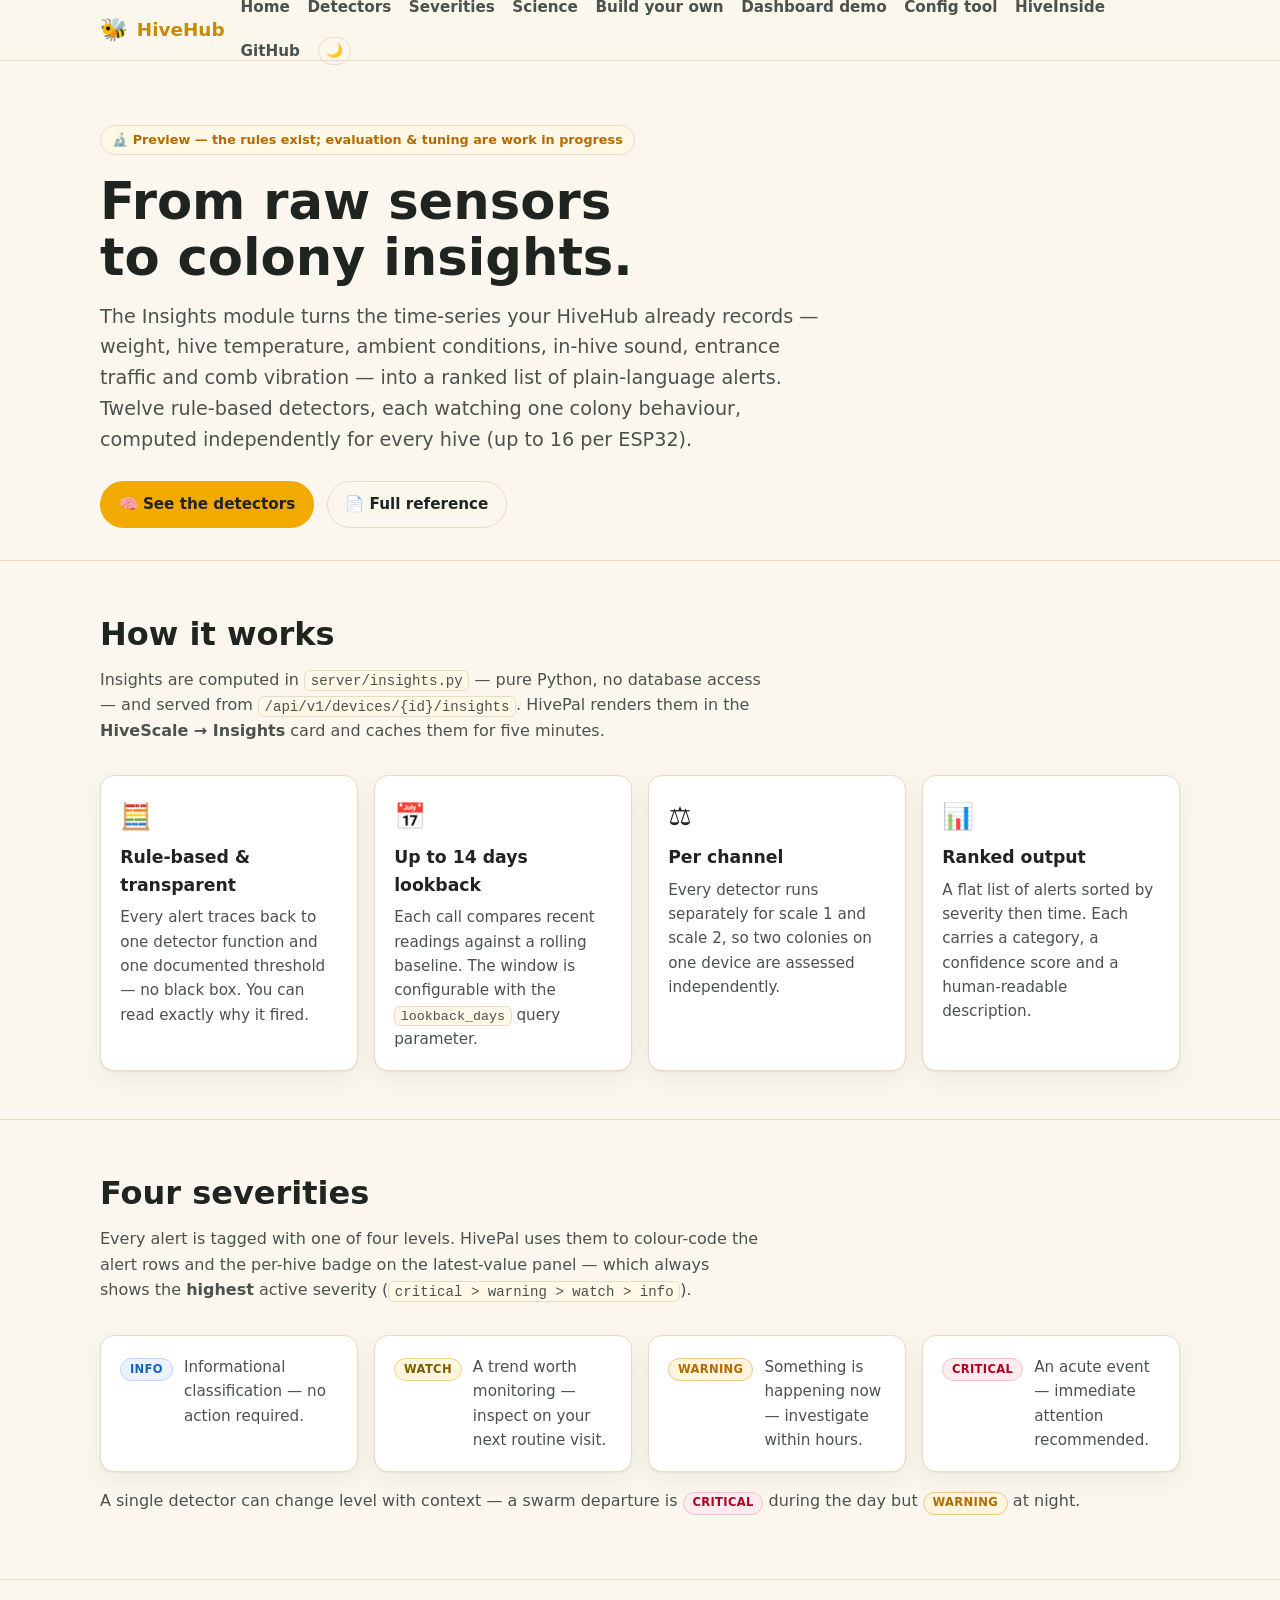
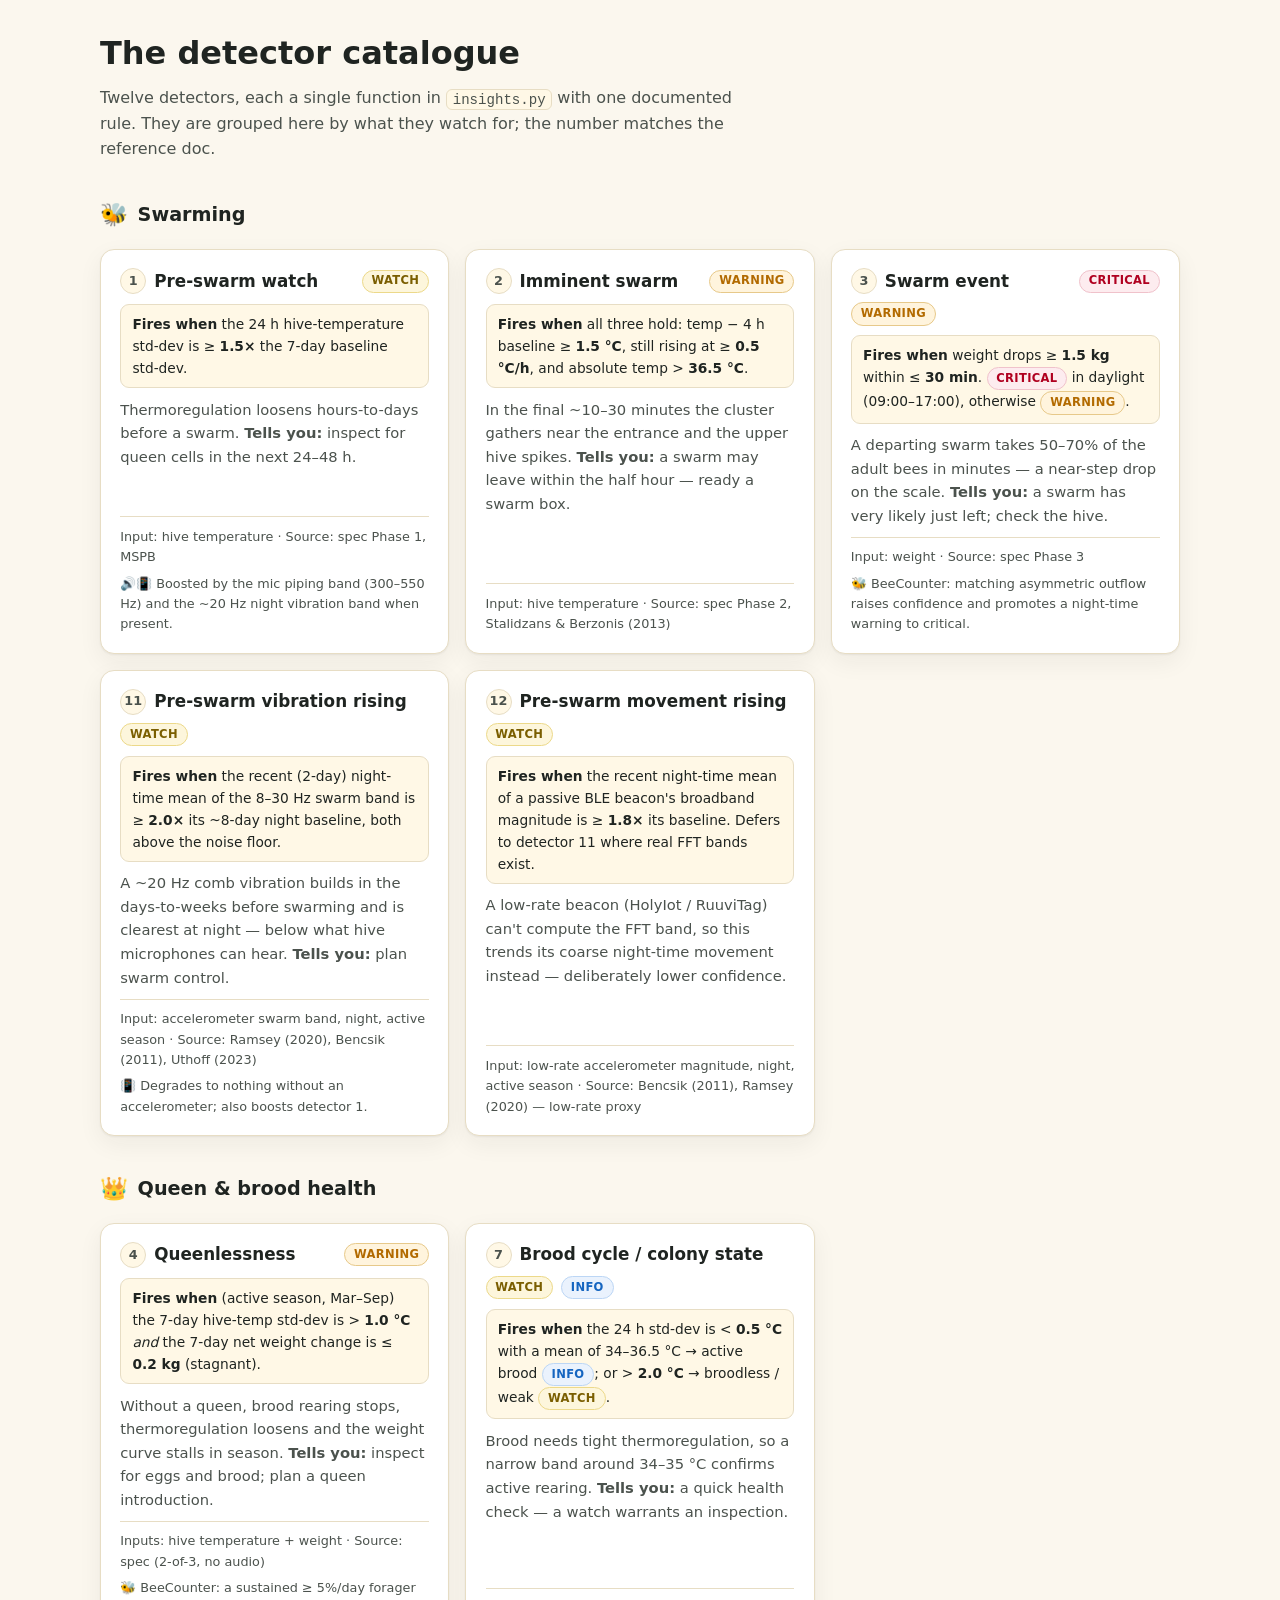
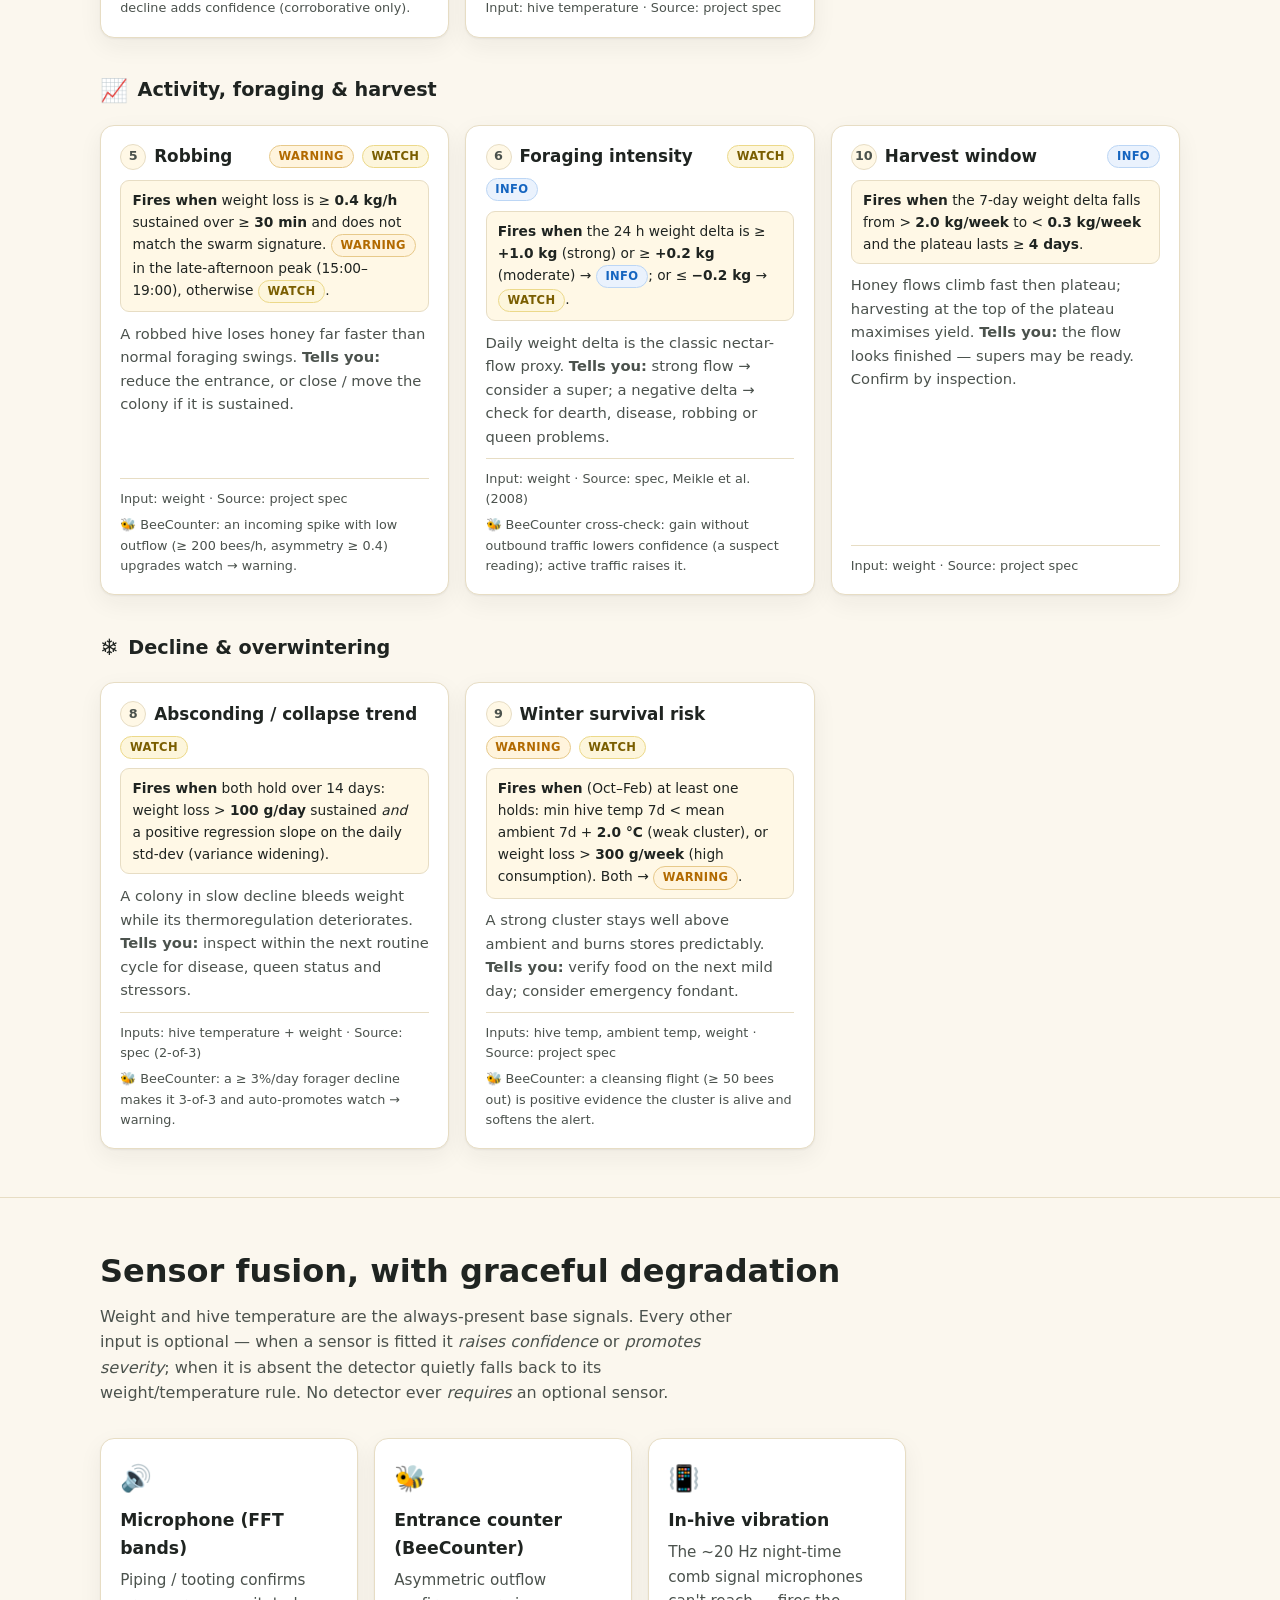
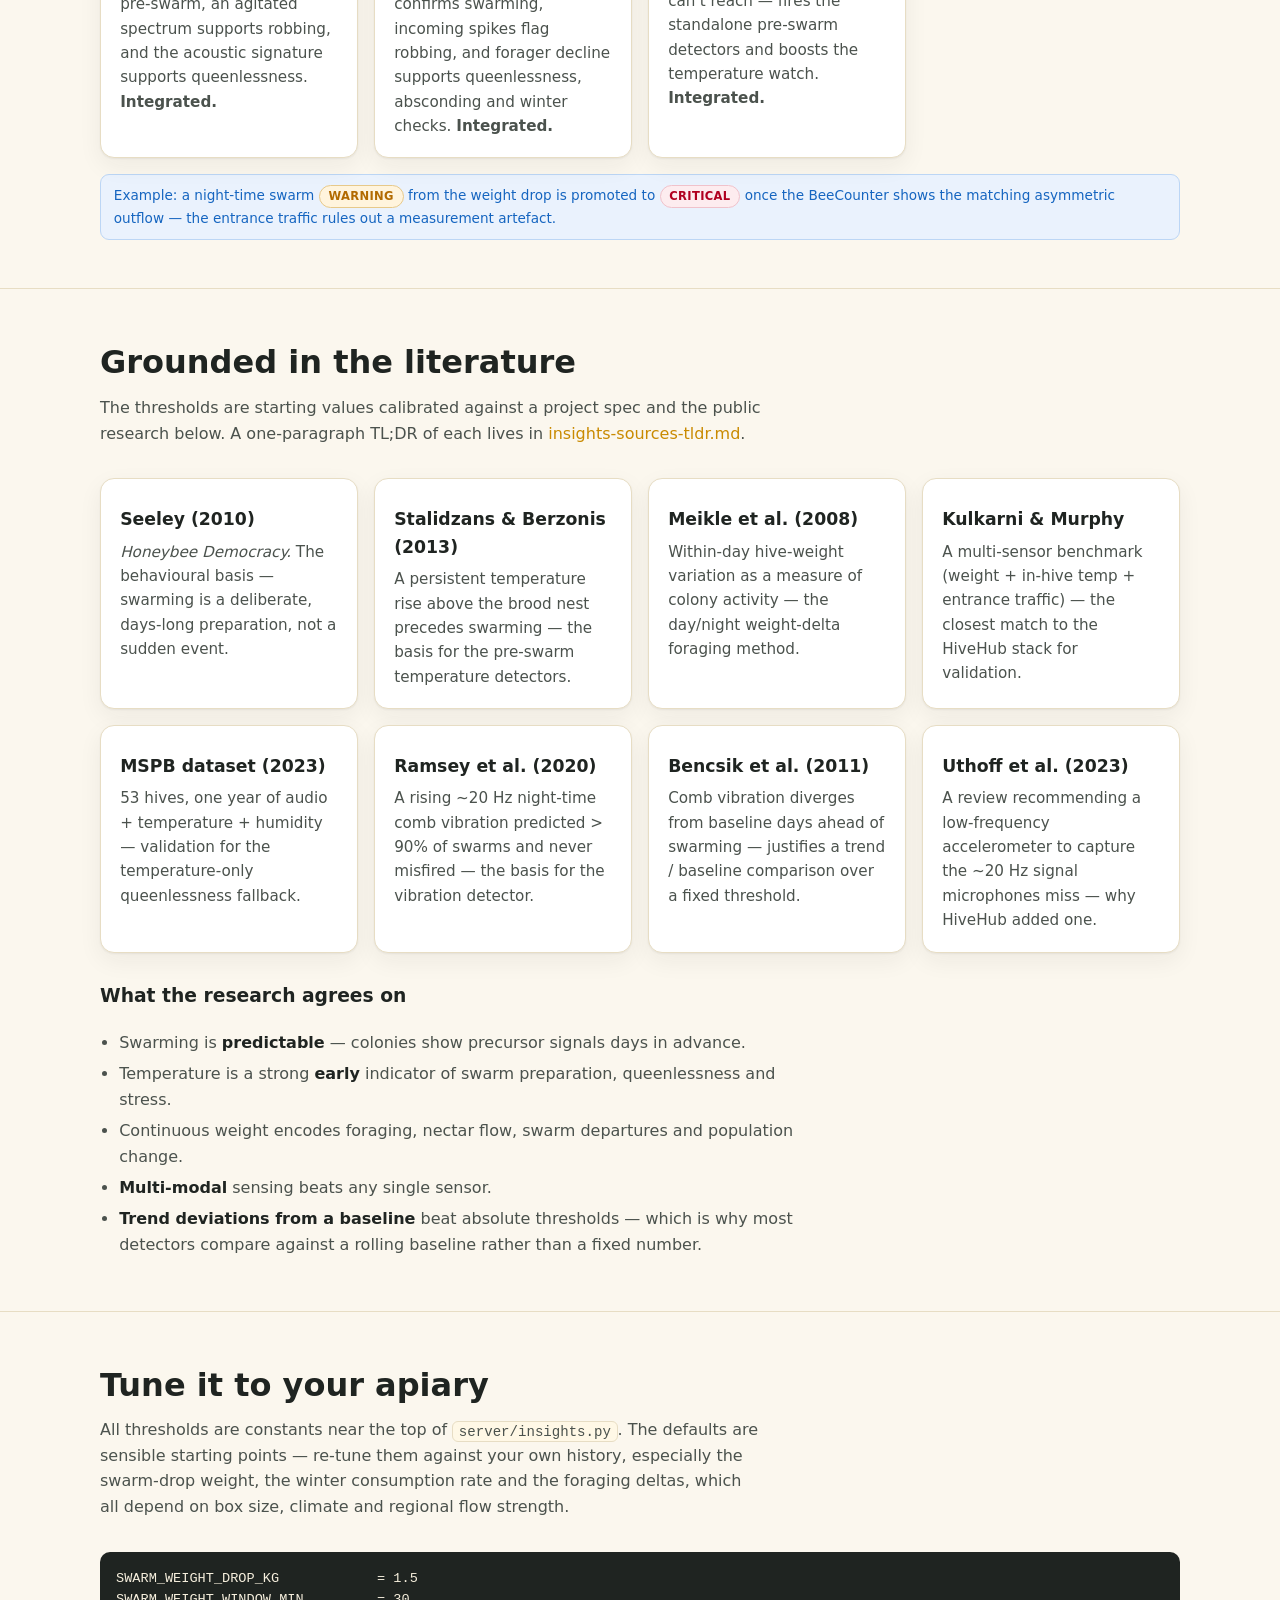
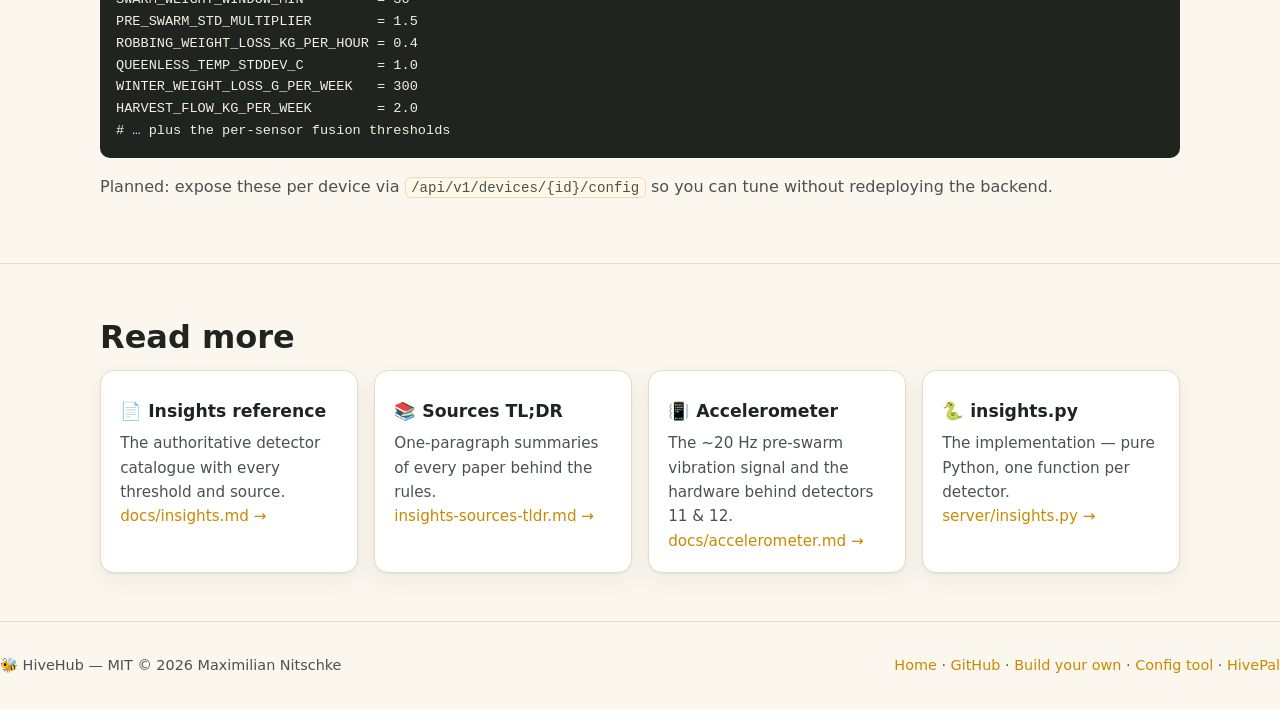
<file: website/insights.html>
<!DOCTYPE html>
<html lang="en">
<head>
<meta charset="utf-8" />
<meta name="viewport" content="width=device-width, initial-scale=1" />
<title>Insights — rule-based colony detection — HiveHub</title>
<meta name="description" content="How the HiveHub Insights module turns weight, temperature, sound, entrance traffic and comb vibration into rule-based colony alerts: twelve detectors for swarming, queenlessness, robbing, foraging, winter risk and harvest timing." />
<meta name="color-scheme" content="light dark" />
<!-- Set the theme before the stylesheet paints, so there's no light flash. -->
<script>
  (function () {
    try {
      var t = localStorage.getItem("hivehub-theme");
      if (t !== "dark" && t !== "light") {
        t = window.matchMedia && window.matchMedia("(prefers-color-scheme: dark)").matches ? "dark" : "light";
      }
      document.documentElement.setAttribute("data-theme", t);
    } catch (e) { /* localStorage blocked — fall back to the light default */ }
  })();
</script>
<link rel="stylesheet" href="assets/style.css" />
<link rel="icon" href="data:image/svg+xml,%3Csvg xmlns='http://www.w3.org/2000/svg' viewBox='0 0 100 100'%3E%3Ctext y='.9em' font-size='90'%3E%F0%9F%A7%A0%3C/text%3E%3C/svg%3E" />
</head>
<body>

<header class="site-nav">
  <div class="wrap">
    <a class="brand" href="index.html"><span class="logo">🐝</span> HiveHub</a>
    <nav>
      <a href="index.html">Home</a>
      <a href="#detectors">Detectors</a>
      <a href="#severities">Severities</a>
      <a href="#science">Science</a>
      <a href="build.html">Build your own</a>
      <a href="dashboard-demo/">Dashboard demo</a>
      <a href="configurator.html">Config tool</a>
      <a href="https://macnite.github.io/HiveInside/website/">HiveInside</a>
      <a href="https://github.com/MacNite/HiveHub">GitHub</a>
      <button data-theme-toggle class="btn small ghost theme-toggle" type="button" aria-label="Toggle dark mode"></button>
    </nav>
  </div>
</header>

<a id="top"></a>
<section class="hero" style="border-top:none; padding-bottom:2rem">
  <div class="wrap">
    <span class="badge">🔬 Preview — the rules exist; evaluation &amp; tuning are work in progress</span>
    <h1>From raw sensors<br>to colony insights.</h1>
    <p class="lead">
      The Insights module turns the time-series your HiveHub already records — weight,
      hive temperature, ambient conditions, in-hive sound, entrance traffic and comb
      vibration — into a ranked list of plain-language alerts. Twelve rule-based detectors,
      each watching one colony behaviour, computed independently for every hive (up to 16 per ESP32).
    </p>
    <div class="cta">
      <a class="btn" href="#detectors">🧠 See the detectors</a>
      <a class="btn ghost" href="https://github.com/MacNite/HiveHub/blob/main/docs/insights.md">📄 Full reference</a>
    </div>
  </div>
</section>

<section id="how">
  <div class="wrap">
    <h2>How it works</h2>
    <p class="sub">
      Insights are computed in <code>server/insights.py</code> — pure Python, no database
      access — and served from <code>/api/v1/devices/{id}/insights</code>. HivePal renders
      them in the <strong>HiveScale → Insights</strong> card and caches them for five minutes.
    </p>
    <div class="grid">
      <div class="card"><div class="ico">🧮</div><h3>Rule-based &amp; transparent</h3><p>Every alert traces back to one detector function and one documented threshold — no black box. You can read exactly why it fired.</p></div>
      <div class="card"><div class="ico">📅</div><h3>Up to 14 days lookback</h3><p>Each call compares recent readings against a rolling baseline. The window is configurable with the <code>lookback_days</code> query parameter.</p></div>
      <div class="card"><div class="ico">⚖️</div><h3>Per channel</h3><p>Every detector runs separately for scale 1 and scale 2, so two colonies on one device are assessed independently.</p></div>
      <div class="card"><div class="ico">📊</div><h3>Ranked output</h3><p>A flat list of alerts sorted by severity then time. Each carries a category, a confidence score and a human-readable description.</p></div>
    </div>
  </div>
</section>

<section id="severities">
  <div class="wrap">
    <h2>Four severities</h2>
    <p class="sub">
      Every alert is tagged with one of four levels. HivePal uses them to colour-code the
      alert rows and the per-hive badge on the latest-value panel — which always shows the
      <strong>highest</strong> active severity (<code>critical &gt; warning &gt; watch &gt; info</code>).
    </p>
    <div class="sev-legend">
      <div class="card"><div><span class="sev info">info</span></div><p>Informational classification — no action required.</p></div>
      <div class="card"><div><span class="sev watch">watch</span></div><p>A trend worth monitoring — inspect on your next routine visit.</p></div>
      <div class="card"><div><span class="sev warning">warning</span></div><p>Something is happening now — investigate within hours.</p></div>
      <div class="card"><div><span class="sev critical">critical</span></div><p>An acute event — immediate attention recommended.</p></div>
    </div>
    <p class="muted" style="margin-top:1rem">
      A single detector can change level with context — a swarm departure is
      <span class="sev critical">critical</span> during the day but
      <span class="sev warning">warning</span> at night.
    </p>
  </div>
</section>

<section id="detectors">
  <div class="wrap">
    <h2>The detector catalogue</h2>
    <p class="sub">
      Twelve detectors, each a single function in <code>insights.py</code> with one documented
      rule. They are grouped here by what they watch for; the number matches the reference doc.
    </p>

    <!-- ── Swarming ────────────────────────────────────────────── -->
    <div class="group-title"><span class="ico">🐝</span><h3>Swarming</h3></div>
    <div class="detectors">

      <div class="detector">
        <div class="d-head"><span class="d-num">1</span><h3>Pre-swarm watch</h3><span class="sev watch">watch</span></div>
        <div class="fires"><b>Fires when</b> the 24 h hive-temperature std-dev is ≥ <b>1.5×</b> the 7-day baseline std-dev.</div>
        <p>Thermoregulation loosens hours-to-days before a swarm. <b>Tells you:</b> inspect for queen cells in the next 24–48 h.</p>
        <div class="d-meta">Input: hive temperature · Source: spec Phase 1, MSPB
          <span class="fusion">🔊📳 Boosted by the mic piping band (300–550 Hz) and the ~20 Hz night vibration band when present.</span>
        </div>
      </div>

      <div class="detector">
        <div class="d-head"><span class="d-num">2</span><h3>Imminent swarm</h3><span class="sev warning">warning</span></div>
        <div class="fires"><b>Fires when</b> all three hold: temp − 4 h baseline ≥ <b>1.5 °C</b>, still rising at ≥ <b>0.5 °C/h</b>, and absolute temp &gt; <b>36.5 °C</b>.</div>
        <p>In the final ~10–30 minutes the cluster gathers near the entrance and the upper hive spikes. <b>Tells you:</b> a swarm may leave within the half hour — ready a swarm box.</p>
        <div class="d-meta">Input: hive temperature · Source: spec Phase 2, Stalidzans &amp; Berzonis (2013)</div>
      </div>

      <div class="detector">
        <div class="d-head"><span class="d-num">3</span><h3>Swarm event</h3><span class="sev critical">critical</span><span class="sev warning">warning</span></div>
        <div class="fires"><b>Fires when</b> weight drops ≥ <b>1.5 kg</b> within ≤ <b>30 min</b>. <span class="sev critical">critical</span> in daylight (09:00–17:00), otherwise <span class="sev warning">warning</span>.</div>
        <p>A departing swarm takes 50–70% of the adult bees in minutes — a near-step drop on the scale. <b>Tells you:</b> a swarm has very likely just left; check the hive.</p>
        <div class="d-meta">Input: weight · Source: spec Phase 3
          <span class="fusion">🐝 BeeCounter: matching asymmetric outflow raises confidence and promotes a night-time warning to critical.</span>
        </div>
      </div>

      <div class="detector">
        <div class="d-head"><span class="d-num">11</span><h3>Pre-swarm vibration rising</h3><span class="sev watch">watch</span></div>
        <div class="fires"><b>Fires when</b> the recent (2-day) night-time mean of the 8–30 Hz swarm band is ≥ <b>2.0×</b> its ~8-day night baseline, both above the noise floor.</div>
        <p>A ~20 Hz comb vibration builds in the days-to-weeks before swarming and is clearest at night — below what hive microphones can hear. <b>Tells you:</b> plan swarm control.</p>
        <div class="d-meta">Input: accelerometer swarm band, night, active season · Source: Ramsey (2020), Bencsik (2011), Uthoff (2023)
          <span class="fusion">📳 Degrades to nothing without an accelerometer; also boosts detector 1.</span>
        </div>
      </div>

      <div class="detector">
        <div class="d-head"><span class="d-num">12</span><h3>Pre-swarm movement rising</h3><span class="sev watch">watch</span></div>
        <div class="fires"><b>Fires when</b> the recent night-time mean of a passive BLE beacon's broadband magnitude is ≥ <b>1.8×</b> its baseline. Defers to detector 11 where real FFT bands exist.</div>
        <p>A low-rate beacon (HolyIot / RuuviTag) can't compute the FFT band, so this trends its coarse night-time movement instead — deliberately lower confidence.</p>
        <div class="d-meta">Input: low-rate accelerometer magnitude, night, active season · Source: Bencsik (2011), Ramsey (2020) — low-rate proxy</div>
      </div>

    </div>

    <!-- ── Queen & brood ───────────────────────────────────────── -->
    <div class="group-title"><span class="ico">👑</span><h3>Queen &amp; brood health</h3></div>
    <div class="detectors">

      <div class="detector">
        <div class="d-head"><span class="d-num">4</span><h3>Queenlessness</h3><span class="sev warning">warning</span></div>
        <div class="fires"><b>Fires when</b> (active season, Mar–Sep) the 7-day hive-temp std-dev is &gt; <b>1.0 °C</b> <em>and</em> the 7-day net weight change is ≤ <b>0.2 kg</b> (stagnant).</div>
        <p>Without a queen, brood rearing stops, thermoregulation loosens and the weight curve stalls in season. <b>Tells you:</b> inspect for eggs and brood; plan a queen introduction.</p>
        <div class="d-meta">Inputs: hive temperature + weight · Source: spec (2-of-3, no audio)
          <span class="fusion">🐝 BeeCounter: a sustained ≥ 5%/day forager decline adds confidence (corroborative only).</span>
        </div>
      </div>

      <div class="detector">
        <div class="d-head"><span class="d-num">7</span><h3>Brood cycle / colony state</h3><span class="sev watch">watch</span><span class="sev info">info</span></div>
        <div class="fires"><b>Fires when</b> the 24 h std-dev is &lt; <b>0.5 °C</b> with a mean of 34–36.5 °C → active brood <span class="sev info">info</span>; or &gt; <b>2.0 °C</b> → broodless / weak <span class="sev watch">watch</span>.</div>
        <p>Brood needs tight thermoregulation, so a narrow band around 34–35 °C confirms active rearing. <b>Tells you:</b> a quick health check — a watch warrants an inspection.</p>
        <div class="d-meta">Input: hive temperature · Source: project spec</div>
      </div>

    </div>

    <!-- ── Activity, foraging & harvest ────────────────────────── -->
    <div class="group-title"><span class="ico">📈</span><h3>Activity, foraging &amp; harvest</h3></div>
    <div class="detectors">

      <div class="detector">
        <div class="d-head"><span class="d-num">5</span><h3>Robbing</h3><span class="sev warning">warning</span><span class="sev watch">watch</span></div>
        <div class="fires"><b>Fires when</b> weight loss is ≥ <b>0.4 kg/h</b> sustained over ≥ <b>30 min</b> and does not match the swarm signature. <span class="sev warning">warning</span> in the late-afternoon peak (15:00–19:00), otherwise <span class="sev watch">watch</span>.</div>
        <p>A robbed hive loses honey far faster than normal foraging swings. <b>Tells you:</b> reduce the entrance, or close / move the colony if it is sustained.</p>
        <div class="d-meta">Input: weight · Source: project spec
          <span class="fusion">🐝 BeeCounter: an incoming spike with low outflow (≥ 200 bees/h, asymmetry ≥ 0.4) upgrades watch → warning.</span>
        </div>
      </div>

      <div class="detector">
        <div class="d-head"><span class="d-num">6</span><h3>Foraging intensity</h3><span class="sev watch">watch</span><span class="sev info">info</span></div>
        <div class="fires"><b>Fires when</b> the 24 h weight delta is ≥ <b>+1.0 kg</b> (strong) or ≥ <b>+0.2 kg</b> (moderate) → <span class="sev info">info</span>; or ≤ <b>−0.2 kg</b> → <span class="sev watch">watch</span>.</div>
        <p>Daily weight delta is the classic nectar-flow proxy. <b>Tells you:</b> strong flow → consider a super; a negative delta → check for dearth, disease, robbing or queen problems.</p>
        <div class="d-meta">Input: weight · Source: spec, Meikle et al. (2008)
          <span class="fusion">🐝 BeeCounter cross-check: gain without outbound traffic lowers confidence (a suspect reading); active traffic raises it.</span>
        </div>
      </div>

      <div class="detector">
        <div class="d-head"><span class="d-num">10</span><h3>Harvest window</h3><span class="sev info">info</span></div>
        <div class="fires"><b>Fires when</b> the 7-day weight delta falls from &gt; <b>2.0 kg/week</b> to &lt; <b>0.3 kg/week</b> and the plateau lasts ≥ <b>4 days</b>.</div>
        <p>Honey flows climb fast then plateau; harvesting at the top of the plateau maximises yield. <b>Tells you:</b> the flow looks finished — supers may be ready. Confirm by inspection.</p>
        <div class="d-meta">Input: weight · Source: project spec</div>
      </div>

    </div>

    <!-- ── Decline & overwintering ─────────────────────────────── -->
    <div class="group-title"><span class="ico">❄️</span><h3>Decline &amp; overwintering</h3></div>
    <div class="detectors">

      <div class="detector">
        <div class="d-head"><span class="d-num">8</span><h3>Absconding / collapse trend</h3><span class="sev watch">watch</span></div>
        <div class="fires"><b>Fires when</b> both hold over 14 days: weight loss &gt; <b>100 g/day</b> sustained <em>and</em> a positive regression slope on the daily std-dev (variance widening).</div>
        <p>A colony in slow decline bleeds weight while its thermoregulation deteriorates. <b>Tells you:</b> inspect within the next routine cycle for disease, queen status and stressors.</p>
        <div class="d-meta">Inputs: hive temperature + weight · Source: spec (2-of-3)
          <span class="fusion">🐝 BeeCounter: a ≥ 3%/day forager decline makes it 3-of-3 and auto-promotes watch → warning.</span>
        </div>
      </div>

      <div class="detector">
        <div class="d-head"><span class="d-num">9</span><h3>Winter survival risk</h3><span class="sev warning">warning</span><span class="sev watch">watch</span></div>
        <div class="fires"><b>Fires when</b> (Oct–Feb) at least one holds: min hive temp 7d &lt; mean ambient 7d + <b>2.0 °C</b> (weak cluster), or weight loss &gt; <b>300 g/week</b> (high consumption). Both → <span class="sev warning">warning</span>.</div>
        <p>A strong cluster stays well above ambient and burns stores predictably. <b>Tells you:</b> verify food on the next mild day; consider emergency fondant.</p>
        <div class="d-meta">Inputs: hive temp, ambient temp, weight · Source: project spec
          <span class="fusion">🐝 BeeCounter: a cleansing flight (≥ 50 bees out) is positive evidence the cluster is alive and softens the alert.</span>
        </div>
      </div>

    </div>
  </div>
</section>

<section id="fusion">
  <div class="wrap">
    <h2>Sensor fusion, with graceful degradation</h2>
    <p class="sub">
      Weight and hive temperature are the always-present base signals. Every other input is
      optional — when a sensor is fitted it <em>raises confidence</em> or <em>promotes
      severity</em>; when it is absent the detector quietly falls back to its
      weight/temperature rule. No detector ever <em>requires</em> an optional sensor.
    </p>
    <div class="grid">
      <div class="card"><div class="ico">🔊</div><h3>Microphone (FFT bands)</h3><p>Piping / tooting confirms pre-swarm, an agitated spectrum supports robbing, and the acoustic signature supports queenlessness. <strong>Integrated.</strong></p></div>
      <div class="card"><div class="ico">🐝</div><h3>Entrance counter (BeeCounter)</h3><p>Asymmetric outflow confirms swarming, incoming spikes flag robbing, and forager decline supports queenlessness, absconding and winter checks. <strong>Integrated.</strong></p></div>
      <div class="card"><div class="ico">📳</div><h3>In-hive vibration</h3><p>The ~20 Hz night-time comb signal microphones can't reach — fires the standalone pre-swarm detectors and boosts the temperature watch. <strong>Integrated.</strong></p></div>
    </div>
    <div class="note info" style="margin-top:1rem">
      Example: a night-time swarm <span class="sev warning">warning</span> from the weight drop
      is promoted to <span class="sev critical">critical</span> once the BeeCounter shows the
      matching asymmetric outflow — the entrance traffic rules out a measurement artefact.
    </div>
  </div>
</section>

<section id="science">
  <div class="wrap">
    <h2>Grounded in the literature</h2>
    <p class="sub">
      The thresholds are starting values calibrated against a project spec and the public
      research below. A one-paragraph TL;DR of each lives in
      <a href="https://github.com/MacNite/HiveHub/blob/main/docs/insights-sources-tldr.md">insights-sources-tldr.md</a>.
    </p>
    <div class="grid">
      <div class="card"><h3>Seeley (2010)</h3><p><em>Honeybee Democracy.</em> The behavioural basis — swarming is a deliberate, days-long preparation, not a sudden event.</p></div>
      <div class="card"><h3>Stalidzans &amp; Berzonis (2013)</h3><p>A persistent temperature rise above the brood nest precedes swarming — the basis for the pre-swarm temperature detectors.</p></div>
      <div class="card"><h3>Meikle et al. (2008)</h3><p>Within-day hive-weight variation as a measure of colony activity — the day/night weight-delta foraging method.</p></div>
      <div class="card"><h3>Kulkarni &amp; Murphy</h3><p>A multi-sensor benchmark (weight + in-hive temp + entrance traffic) — the closest match to the HiveHub stack for validation.</p></div>
      <div class="card"><h3>MSPB dataset (2023)</h3><p>53 hives, one year of audio + temperature + humidity — validation for the temperature-only queenlessness fallback.</p></div>
      <div class="card"><h3>Ramsey et al. (2020)</h3><p>A rising ~20 Hz night-time comb vibration predicted &gt; 90% of swarms and never misfired — the basis for the vibration detector.</p></div>
      <div class="card"><h3>Bencsik et al. (2011)</h3><p>Comb vibration diverges from baseline days ahead of swarming — justifies a trend / baseline comparison over a fixed threshold.</p></div>
      <div class="card"><h3>Uthoff et al. (2023)</h3><p>A review recommending a low-frequency accelerometer to capture the ~20 Hz signal microphones miss — why HiveHub added one.</p></div>
    </div>

    <h3 style="margin-top:1.8rem">What the research agrees on</h3>
    <ul class="agree">
      <li>Swarming is <b>predictable</b> — colonies show precursor signals days in advance.</li>
      <li>Temperature is a strong <b>early</b> indicator of swarm preparation, queenlessness and stress.</li>
      <li>Continuous weight encodes foraging, nectar flow, swarm departures and population change.</li>
      <li><b>Multi-modal</b> sensing beats any single sensor.</li>
      <li><b>Trend deviations from a baseline</b> beat absolute thresholds — which is why most detectors compare against a rolling baseline rather than a fixed number.</li>
    </ul>
  </div>
</section>

<section id="tuning">
  <div class="wrap">
    <h2>Tune it to your apiary</h2>
    <p class="sub">
      All thresholds are constants near the top of <code>server/insights.py</code>. The defaults
      are sensible starting points — re-tune them against your own history, especially the
      swarm-drop weight, the winter consumption rate and the foraging deltas, which all depend
      on box size, climate and regional flow strength.
    </p>
    <pre>SWARM_WEIGHT_DROP_KG            = 1.5
SWARM_WEIGHT_WINDOW_MIN         = 30
PRE_SWARM_STD_MULTIPLIER        = 1.5
ROBBING_WEIGHT_LOSS_KG_PER_HOUR = 0.4
QUEENLESS_TEMP_STDDEV_C         = 1.0
WINTER_WEIGHT_LOSS_G_PER_WEEK   = 300
HARVEST_FLOW_KG_PER_WEEK        = 2.0
# … plus the per-sensor fusion thresholds</pre>
    <p class="muted" style="margin-top:1rem">
      Planned: expose these per device via <code>/api/v1/devices/{id}/config</code> so you can
      tune without redeploying the backend.
    </p>
  </div>
</section>

<section id="more">
  <div class="wrap">
    <h2>Read more</h2>
    <div class="grid">
      <div class="card"><h3>📄 Insights reference</h3><p>The authoritative detector catalogue with every threshold and source.</p><p><a href="https://github.com/MacNite/HiveHub/blob/main/docs/insights.md">docs/insights.md →</a></p></div>
      <div class="card"><h3>📚 Sources TL;DR</h3><p>One-paragraph summaries of every paper behind the rules.</p><p><a href="https://github.com/MacNite/HiveHub/blob/main/docs/insights-sources-tldr.md">insights-sources-tldr.md →</a></p></div>
      <div class="card"><h3>📳 Accelerometer</h3><p>The ~20 Hz pre-swarm vibration signal and the hardware behind detectors 11 &amp; 12.</p><p><a href="https://github.com/MacNite/HiveHub/blob/main/docs/accelerometer.md">docs/accelerometer.md →</a></p></div>
      <div class="card"><h3>🐍 insights.py</h3><p>The implementation — pure Python, one function per detector.</p><p><a href="https://github.com/MacNite/HiveHub/blob/main/server/insights.py">server/insights.py →</a></p></div>
    </div>
  </div>
</section>

<footer>
  <div class="wrap" style="display:flex; gap:1rem; justify-content:space-between; width:100%; flex-wrap:wrap">
    <span>🐝 HiveHub — MIT © 2026 Maximilian Nitschke</span>
    <span><a href="index.html">Home</a> · <a href="https://github.com/MacNite/HiveHub">GitHub</a> · <a href="build.html">Build your own</a> · <a href="configurator.html">Config tool</a> · <a href="https://github.com/martinhrvn/hive-pal">HivePal</a></span>
  </div>
</footer>

<script src="assets/theme.js"></script>
</body>
</html>
</file>
<file: website/assets/style.css>
/* HiveHub website — shared styles
   A light, honey-themed, dependency-free stylesheet used by both the landing
   page (index.html) and the secrets.h configurator (configurator.html). */

:root {
  color-scheme: light;
  --honey: #f2a900;
  --honey-dark: #c98a00;
  --comb: #fff8e6;
  --ink: #1f2421;
  --ink-soft: #4b524d;
  --line: #e7ddc4;
  --card: #ffffff;
  --bg: #fbf7ee;
  --good: #2e7d32;
  --warn: #b26a00;
  --danger: #b00020;
  --mono: ui-monospace, SFMono-Regular, "SF Mono", Menlo, Consolas, monospace;
  --sans: system-ui, -apple-system, "Segoe UI", Roboto, Helvetica, Arial, sans-serif;
  --radius: 14px;
  --shadow: 0 1px 2px rgba(31, 36, 33, .06), 0 8px 24px rgba(31, 36, 33, .06);

  /* Surfaces previously hardcoded — tokenised so the dark theme can swap them. */
  --nav-bg: rgba(251, 247, 238, .85);
  --overlay-bg: var(--ink);   /* toast pill */
  --overlay-fg: #ffffff;
  --on-accent: #1f2421;       /* text on the honey accent */
  --field-bg: #ffffff;        /* form inputs, sensor cards */
}

/* ── Dark theme ──────────────────────────────────────────────────
   Set by a small inline script in each page's <head> (saved preference, else
   the OS `prefers-color-scheme`), so pages paint in the right theme with no
   flash. Toggled via the 🌙/☀️ button in the nav (see assets/theme.js). */
:root[data-theme="dark"] {
  color-scheme: dark;
  --honey: #f5b421;
  --honey-dark: #ffca4d;   /* hover reads brighter, not darker, on a dark bg */
  --comb: #2c2717;
  --ink: #f3eee1;
  --ink-soft: #c2bcac;
  --line: #38342a;
  --card: #211f18;
  --bg: #15140e;
  --good: #6cc077;
  --warn: #e6a93a;
  --danger: #f0687d;
  --shadow: 0 1px 2px rgba(0, 0, 0, .4), 0 8px 24px rgba(0, 0, 0, .45);
  --nav-bg: rgba(21, 20, 14, .85);
  --overlay-bg: #2f2b20;
  --overlay-fg: var(--ink);
  --on-accent: #1f2421;
  --field-bg: #1b1a13;
}

* { box-sizing: border-box; }

html { scroll-behavior: smooth; }

body {
  margin: 0;
  font-family: var(--sans);
  color: var(--ink);
  background: var(--bg);
  line-height: 1.6;
}

a { color: var(--honey-dark); text-decoration: none; }
a:hover { text-decoration: underline; }

.wrap { width: min(1080px, 92vw); margin: 0 auto; }

/* ── Header / nav ─────────────────────────────────────────────── */
.site-nav {
  position: sticky; top: 0; z-index: 20;
  background: var(--nav-bg);
  backdrop-filter: saturate(180%) blur(8px);
  border-bottom: 1px solid var(--line);
}
.site-nav .wrap {
  display: flex; align-items: center; gap: 1rem;
  height: 60px;
}
.brand { display: flex; align-items: center; gap: .55rem; font-weight: 800; font-size: 1.15rem; }
.brand .logo { font-size: 1.4rem; }
.site-nav nav { margin-left: auto; display: flex; gap: 1.1rem; align-items: center; flex-wrap: wrap; }
.site-nav nav a { color: var(--ink-soft); font-weight: 600; font-size: .95rem; }
.site-nav nav a:hover { color: var(--ink); text-decoration: none; }

/* ── Buttons ──────────────────────────────────────────────────── */
.btn {
  display: inline-flex; align-items: center; gap: .5rem;
  padding: .65rem 1.1rem; border-radius: 999px;
  font-weight: 700; font-size: .95rem; cursor: pointer;
  border: 1px solid transparent; background: var(--honey); color: var(--on-accent);
  transition: transform .05s ease, box-shadow .15s ease, background .15s ease;
}
.btn:hover { background: var(--honey-dark); text-decoration: none; box-shadow: var(--shadow); }
.btn:active { transform: translateY(1px); }
.btn.ghost { background: transparent; border-color: var(--line); color: var(--ink); }
.btn.ghost:hover { background: var(--card); }
.btn.small { padding: .4rem .8rem; font-size: .85rem; }
/* Icon-only theme switcher in the nav (🌙 / ☀️, filled by theme.js). */
.theme-toggle { padding: .4rem; width: 2.1rem; justify-content: center; font-size: 1rem; line-height: 1; }

/* ── Hero ─────────────────────────────────────────────────────── */
.hero { padding: 4rem 0 3rem; }
.hero h1 { font-size: clamp(2rem, 5vw, 3.2rem); line-height: 1.1; margin: 0 0 1rem; }
.hero p.lead { font-size: 1.2rem; color: var(--ink-soft); max-width: 60ch; margin: 0 0 1.6rem; }
.hero .cta { display: flex; gap: .8rem; flex-wrap: wrap; }
.badge {
  display: inline-block; background: var(--comb); border: 1px solid var(--line);
  color: var(--warn); padding: .25rem .7rem; border-radius: 999px;
  font-size: .8rem; font-weight: 700; margin-bottom: 1.1rem;
}

/* ── Sections ─────────────────────────────────────────────────── */
section { padding: 3rem 0; border-top: 1px solid var(--line); }
section h2 { font-size: clamp(1.5rem, 3vw, 2rem); margin: 0 0 .4rem; }
section .sub { color: var(--ink-soft); margin: 0 0 2rem; max-width: 65ch; }

/* ── Feature grid ─────────────────────────────────────────────── */
.grid { display: grid; gap: 1rem; grid-template-columns: repeat(auto-fill, minmax(250px, 1fr)); }
.card {
  background: var(--card); border: 1px solid var(--line); border-radius: var(--radius);
  padding: 1.2rem; box-shadow: var(--shadow);
}
.card .ico { font-size: 1.6rem; }
.card h3 { margin: .5rem 0 .35rem; font-size: 1.08rem; }
.card p { margin: 0; color: var(--ink-soft); font-size: .95rem; }

/* ── Steps ────────────────────────────────────────────────────── */
.steps { display: grid; gap: 1.2rem; counter-reset: step; }
.step {
  display: grid; grid-template-columns: 44px 1fr; gap: 1rem; align-items: start;
  background: var(--card); border: 1px solid var(--line); border-radius: var(--radius);
  padding: 1.2rem; box-shadow: var(--shadow);
}
.step .n {
  width: 36px; height: 36px; border-radius: 50%; background: var(--honey);
  color: var(--on-accent); font-weight: 800; display: grid; place-items: center;
}
.step h3 { margin: .1rem 0 .4rem; }
.step p { margin: 0 0 .5rem; color: var(--ink-soft); }
pre {
  background: #1f2421; color: #f6efdd; padding: 1rem; border-radius: 10px;
  overflow-x: auto; font-family: var(--mono); font-size: .85rem; margin: .5rem 0 0;
}
code:not(pre code) {
  font-family: var(--mono); background: var(--comb); border: 1px solid var(--line);
  padding: .1rem .35rem; border-radius: 6px; font-size: .88em;
}

/* ── Footer ───────────────────────────────────────────────────── */
footer {
  border-top: 1px solid var(--line); padding: 2rem 0; color: var(--ink-soft);
  font-size: .9rem; display: flex; gap: 1rem; justify-content: space-between; flex-wrap: wrap;
}

/* ── Configurator ─────────────────────────────────────────────── */
.cfg-layout { display: grid; grid-template-columns: 1fr; gap: 1.5rem; }
@media (min-width: 980px) { .cfg-layout { grid-template-columns: 1fr 1fr; align-items: start; } }

fieldset {
  border: 1px solid var(--line); border-radius: var(--radius); padding: 1.1rem 1.2rem 1.3rem;
  margin: 0 0 1.2rem; background: var(--card); box-shadow: var(--shadow);
}
fieldset legend { font-weight: 800; padding: 0 .5rem; font-size: 1.05rem; }
.field { margin: .75rem 0; }
.field label { display: block; font-weight: 600; margin-bottom: .3rem; font-size: .92rem; }
.field .hint { font-weight: 400; color: var(--ink-soft); font-size: .82rem; }
.field input[type="text"],
.field input[type="number"],
.field input[type="password"],
.field input[type="url"],
.field select {
  width: 100%; padding: .55rem .7rem; border: 1px solid var(--line); border-radius: 9px;
  font-family: var(--sans); font-size: .95rem; background: var(--field-bg); color: var(--ink);
}
.field input:focus, .field select:focus { outline: 2px solid var(--honey); border-color: var(--honey); }

.row { display: flex; gap: .6rem; }
.row > * { flex: 1; }

.toggle { display: flex; align-items: center; gap: .6rem; cursor: pointer; user-select: none; }
.toggle input { width: 18px; height: 18px; accent-color: var(--honey); }
.toggle .t-title { font-weight: 700; }
.toggle .t-desc { font-weight: 400; color: var(--ink-soft); font-size: .85rem; display: block; }

.sensor { border: 1px solid var(--line); border-radius: 10px; padding: .9rem 1rem; margin: .7rem 0; background: var(--field-bg); }
.sensor .opts { margin-top: .8rem; padding-top: .8rem; border-top: 1px dashed var(--line); display: none; }
.sensor.on .opts { display: block; }
.sensor .tag {
  float: right; font-size: .72rem; font-weight: 800; padding: .15rem .55rem; border-radius: 999px;
  background: var(--comb); border: 1px solid var(--line); color: var(--ink-soft);
}
.sensor .tag.exp { color: var(--warn); border-color: #e7c98a; background: #fff4dd; }
.sensor .tag.ble { color: #1565c0; border-color: #bcd6f5; background: #eaf2fd; }
:root[data-theme="dark"] .sensor .tag.exp { border-color: rgba(230, 169, 58, .4); background: rgba(230, 169, 58, .15); }
:root[data-theme="dark"] .sensor .tag.ble { color: #8ab8ec; border-color: rgba(107, 167, 230, .4); background: rgba(107, 167, 230, .15); }

/* Wireless sensor rows (dynamically added) */
.wsensor { border: 1px solid var(--line); border-radius: 10px; padding: .7rem .85rem; margin: .6rem 0; background: var(--field-bg); }
.wsensor .field { margin: .5rem 0; }
.wsensor [data-wremove] { padding: .4rem .65rem; }
#add-wireless[disabled] { opacity: .5; cursor: not-allowed; }

.note { font-size: .85rem; padding: .6rem .8rem; border-radius: 9px; margin-top: .7rem; }
.note.warn { background: #fff4dd; border: 1px solid #e7c98a; color: var(--warn); }
.note.info { background: #eaf2fd; border: 1px solid #bcd6f5; color: #1565c0; }
:root[data-theme="dark"] .note.warn { background: rgba(230, 169, 58, .12); border-color: rgba(230, 169, 58, .4); }
:root[data-theme="dark"] .note.info { background: rgba(107, 167, 230, .12); border-color: rgba(107, 167, 230, .4); color: #8ab8ec; }

/* Output panel */
.output { position: sticky; top: 76px; }
.output .bar { display: flex; gap: .5rem; align-items: center; margin-bottom: .6rem; flex-wrap: wrap; }
.output .bar h2 { margin: 0; font-size: 1.2rem; flex: 1; }
.output pre {
  margin: 0; max-height: 70vh; overflow: auto; font-size: .8rem; line-height: 1.5;
  border: 1px solid #333;
}
.toast {
  position: fixed; bottom: 24px; left: 50%; transform: translateX(-50%) translateY(20px);
  background: var(--overlay-bg); color: var(--overlay-fg); padding: .7rem 1.2rem; border-radius: 999px;
  font-weight: 700; opacity: 0; pointer-events: none; transition: all .2s ease; z-index: 50;
}
.toast.show { opacity: 1; transform: translateX(-50%) translateY(0); }

.muted { color: var(--ink-soft); }
.mono { font-family: var(--mono); }

/* ── Insights page ────────────────────────────────────────────── */
/* Severity pills — mirror the four levels HivePal renders. */
.sev {
  display: inline-block; font-size: .72rem; font-weight: 800;
  padding: .12rem .55rem; border-radius: 999px; border: 1px solid;
  text-transform: uppercase; letter-spacing: .03em; line-height: 1.5;
}
.sev.info     { color: #1565c0;      border-color: #bcd6f5; background: #eaf2fd; }
.sev.watch    { color: #7a5e00;      border-color: #ecd98a; background: #fdf6dc; }
.sev.warning  { color: var(--warn);  border-color: #e7c98a; background: #fff4dd; }
.sev.critical { color: var(--danger); border-color: #f0c2cb; background: #fdecef; }
:root[data-theme="dark"] .sev.info     { color: #8ab8ec; border-color: rgba(107, 167, 230, .4); background: rgba(107, 167, 230, .14); }
:root[data-theme="dark"] .sev.watch    { color: #e6c357; border-color: rgba(230, 195, 87, .4); background: rgba(230, 195, 87, .12); }
:root[data-theme="dark"] .sev.warning  { color: #e6a93a; border-color: rgba(230, 169, 58, .45); background: rgba(230, 169, 58, .14); }
:root[data-theme="dark"] .sev.critical { color: #f2818f; border-color: rgba(240, 104, 125, .45); background: rgba(240, 104, 125, .14); }

/* Severity legend cards */
.sev-legend { display: grid; gap: 1rem; grid-template-columns: repeat(auto-fill, minmax(230px, 1fr)); }
.sev-legend .card { display: flex; gap: .7rem; align-items: flex-start; }
.sev-legend .card p { margin: 0; }

/* Detector group headings */
.group-title { display: flex; align-items: center; gap: .6rem; margin: 2.2rem 0 1rem; }
.group-title .ico { font-size: 1.4rem; }
.group-title h3 { margin: 0; font-size: 1.2rem; }

/* Detector cards */
.detectors { display: grid; gap: 1rem; grid-template-columns: repeat(auto-fill, minmax(320px, 1fr)); }
.detector {
  background: var(--card); border: 1px solid var(--line); border-radius: var(--radius);
  padding: 1.1rem 1.2rem; box-shadow: var(--shadow); display: flex; flex-direction: column;
}
.detector .d-head { display: flex; align-items: center; gap: .5rem; flex-wrap: wrap; margin-bottom: .6rem; }
.detector .d-head h3 { margin: 0; font-size: 1.05rem; flex: 1 1 auto; }
.detector .d-num {
  width: 26px; height: 26px; flex: none; border-radius: 50%; background: var(--comb);
  border: 1px solid var(--line); display: grid; place-items: center;
  font-weight: 800; font-size: .8rem; color: var(--ink-soft);
}
.detector .fires {
  background: var(--comb); border: 1px solid var(--line); border-radius: 9px;
  padding: .5rem .7rem; font-size: .86rem; margin: 0 0 .6rem;
}
.detector > p { margin: 0 0 .6rem; color: var(--ink-soft); font-size: .92rem; }
.detector .d-meta {
  margin-top: auto; font-size: .8rem; color: var(--ink-soft);
  border-top: 1px solid var(--line); padding-top: .6rem;
}
.detector .d-meta .fusion { display: block; margin-top: .35rem; }

/* "What the research agrees on" list */
ul.agree { margin: .5rem 0 0; padding-left: 1.2rem; color: var(--ink-soft); max-width: 72ch; }
ul.agree li { margin: .35rem 0; }
ul.agree b { color: var(--ink); }
</file>
<file: website/dashboard-demo/assets/style.css>
/* HiveHub dashboard — honey-themed, dependency-free.
   Shares the design language of website/assets/style.css (same tokens) but adds
   the app shell: top bar, fixed sidebar and a responsive card grid. */

:root {
  color-scheme: light;
  --honey: #f2a900;
  --honey-dark: #c98a00;
  --comb: #fff8e6;
  --ink: #1f2421;
  --ink-soft: #4b524d;
  --ink-faint: #8a9088;
  --line: #e7ddc4;
  --card: #ffffff;
  --bg: #fbf7ee;
  --good: #2e7d32;
  --warn: #b26a00;
  --danger: #b00020;
  --info: #2563a8;
  --mono: ui-monospace, SFMono-Regular, "SF Mono", Menlo, Consolas, monospace;
  --sans: system-ui, -apple-system, "Segoe UI", Roboto, Helvetica, Arial, sans-serif;
  --radius: 14px;
  --shadow: 0 1px 2px rgba(31, 36, 33, .06), 0 8px 24px rgba(31, 36, 33, .06);
  --topbar-h: 60px;
  --sidebar-w: 220px;

  /* Surfaces that used to be hardcoded — tokenised so the dark theme can swap
     them (see the [data-theme="dark"] block below). */
  --topbar-bg: rgba(251, 247, 238, .9);
  --overlay-bg: var(--ink);   /* toasts, floating status pill */
  --overlay-fg: #ffffff;
  --on-accent: #1f2421;       /* text on the honey accent */

  /* Chart canvas colours — read at draw time by charts.js (getComputedStyle),
     so the dependency-free canvas charts follow the active theme. */
  --chart-axis: #8a9088;
  --chart-grid: rgba(31, 36, 33, .08);
  --chart-cursor: rgba(31, 36, 33, .35);
  --chart-cursor-strong: rgba(31, 36, 33, .5);
  --chart-latest: #111111;
  --chart-marker-ring: #ffffff;
  /* Inspection windows — the stretches a beekeeper had the hive open. Purple
     rather than a warning colour: an inspection is normal beekeeping, not a
     fault, and it must not read like an alert band. Weak enough that a week
     with a dozen of them still shows the data as the subject; the edge rule is
     what makes a ten-minute inspection findable on a month-wide chart. */
  --chart-inspection: rgba(123, 63, 176, .10);
  --chart-inspection-edge: rgba(123, 63, 176, .55);

  /* Ordinal ramp for ordered series — the microphone and vibration frequency
     bands, drawn low → high. One hue in monotone lightness steps so the colour
     carries the order, which leaves the categorical PALETTE in charts.js free to
     keep meaning "which hive" on every page. Light mode steps light → dark; the
     dark block re-steps dim → bright so the low-contrast end still clears the
     card. Both directions are checked for monotone lightness, a ≥0.06 lightness
     gap per step and ≥2:1 contrast at the weak end — re-validate if you change
     them. charts.js reads these at draw time (see bandColor/resolveColor), so a
     series colour of "var(--band-3)" follows the theme without a re-render. */
  --band-1: #8fbce4;
  --band-2: #5f97d2;
  --band-3: #3a72b8;
  --band-4: #22528e;
  --band-5: #123561;
  /* A series that is context, not subject: the broadband total behind the bands. */
  --chart-context: #8a9088;
}

/* ── Dark theme ──────────────────────────────────────────────────
   Applied when <html data-theme="dark"> is set. The attribute is chosen up
   front by a tiny inline script in index.html (saved preference, else the OS
   `prefers-color-scheme`), so the whole app — including the login screen —
   paints in the right theme with no flash. */
:root[data-theme="dark"] {
  color-scheme: dark;
  --honey: #f5b421;
  --honey-dark: #ffca4d;   /* hover reads brighter, not darker, on a dark bg */
  --comb: #2c2717;         /* subtle warm hover/fill tint */
  --ink: #f3eee1;
  --ink-soft: #c2bcac;
  --ink-faint: #8c8676;
  --line: #38342a;
  --card: #211f18;
  --bg: #15140e;
  --good: #6cc077;
  --warn: #e6a93a;
  --danger: #f0687d;
  --info: #6ba7e6;
  --shadow: 0 1px 2px rgba(0, 0, 0, .4), 0 8px 24px rgba(0, 0, 0, .45);
  --topbar-bg: rgba(21, 20, 14, .9);
  --overlay-bg: #2f2b20;
  --overlay-fg: var(--ink);
  --on-accent: #1f2421;
  --chart-axis: #8c8676;
  --chart-grid: rgba(243, 238, 225, .09);
  --chart-cursor: rgba(243, 238, 225, .38);
  --chart-cursor-strong: rgba(243, 238, 225, .55);
  --chart-latest: #f3eee1;
  --chart-marker-ring: #211f18;   /* == --card, so markers punch out on lines */
  /* Lifted and slightly warmed for the dark card: the light-theme tint is
     invisible on #211f18, and the edge rule needs to clear the gridlines. */
  --chart-inspection: rgba(167, 122, 214, .14);
  --chart-inspection-edge: rgba(167, 122, 214, .60);
  /* Re-stepped, not inverted: still low → high, but dim → bright so the weak
     end clears the dark card instead of disappearing into it. */
  --band-1: #33598a;
  --band-2: #4a7cb5;
  --band-3: #6b9dd6;
  --band-4: #95c0e8;
  --band-5: #c4dcf4;
  --chart-context: #8c8676;
}

* { box-sizing: border-box; }
html, body { margin: 0; height: 100%; }
body {
  font-family: var(--sans);
  color: var(--ink);
  background: var(--bg);
  line-height: 1.5;
}

/* ── Top bar ─────────────────────────────────────────────────── */
.topbar {
  position: sticky; top: 0; z-index: 30;
  height: var(--topbar-h);
  display: flex; align-items: center; gap: 1.25rem;
  padding: 0 1.1rem;
  background: var(--topbar-bg);
  backdrop-filter: saturate(180%) blur(8px);
  border-bottom: 1px solid var(--line);
}
.brand { display: flex; align-items: baseline; gap: .5rem; font-weight: 800; font-size: 1.15rem; }
.brand .logo { font-size: 1.35rem; }
.brand-sub { font-weight: 600; font-size: .85rem; color: var(--ink-faint); }

.topbar-controls { margin-left: auto; display: flex; align-items: center; gap: 1rem; flex-wrap: wrap; }
.field { display: flex; flex-direction: column; gap: .15rem; }
.field-label { font-size: .68rem; text-transform: uppercase; letter-spacing: .05em; color: var(--ink-faint); font-weight: 700; }
select {
  font: inherit; padding: .35rem .6rem; border-radius: 10px;
  border: 1px solid var(--line); background: var(--card); color: var(--ink);
  min-width: 130px; cursor: pointer;
}
/* A fixed, non-choosable value (e.g. the Board of a single-board firmware
   target) stays readable but clearly inert. */
select:disabled { opacity: .7; cursor: not-allowed; }

/* ── Cross-device hive picker ────────────────────────────────────
   One popover menu, grouped by device, replaces the old Device + Hive
   dropdowns. Selected hives from any device are compared together. */
.hive-picker { position: relative; }
.hive-trigger {
  font: inherit; display: inline-flex; align-items: center; gap: .45rem;
  padding: .35rem .6rem; border-radius: 10px; cursor: pointer;
  border: 1px solid var(--line); background: var(--card); color: var(--ink);
  min-width: 150px; font-weight: 600;
}
.hive-trigger:hover { background: var(--comb); }
.hive-trigger-label { white-space: nowrap; }
.hive-caret { color: var(--ink-faint); font-size: .7rem; margin-left: auto; }
.hive-count {
  font-family: var(--mono); font-size: .72rem; font-weight: 700;
  background: var(--honey); color: var(--on-accent);
  padding: .02rem .42rem; border-radius: 999px;
}
.hive-pop {
  position: absolute; top: calc(100% + .5rem); left: 0; z-index: 40;
  width: 340px; max-width: min(92vw, 340px);
  background: var(--card); border: 1px solid var(--line); border-radius: 12px;
  box-shadow: 0 6px 14px rgba(31,36,33,.10), 0 20px 46px rgba(31,36,33,.18);
  padding: .55rem;
}
:root[data-theme="dark"] .hive-pop { box-shadow: 0 6px 14px rgba(0,0,0,.5), 0 22px 50px rgba(0,0,0,.6); }
.hive-search {
  width: 100%; font: inherit; font-size: .85rem; min-width: 0;
  padding: .45rem .6rem; border-radius: 8px; margin-bottom: .4rem;
  border: 1px solid var(--line); background: var(--bg); color: var(--ink);
}
.hive-pop-list { max-height: min(60vh, 340px); overflow-y: auto; }
.hive-dev-group { padding: .1rem 0 .25rem; }
.hive-dev-group + .hive-dev-group { border-top: 1px dashed var(--line); margin-top: .25rem; padding-top: .35rem; }
.hive-dev-head {
  display: flex; align-items: center; gap: .5rem; width: 100%;
  padding: .3rem .35rem; border-radius: 7px; cursor: pointer;
  border: 0; background: transparent; color: var(--ink); text-align: left; font: inherit;
}
.hive-dev-head:hover { background: var(--comb); }
.hive-dev-head input { accent-color: var(--honey); width: 1rem; height: 1rem; cursor: pointer; }
.hive-dev-name { font-weight: 750; font-size: .82rem; }
.hive-dev-id { font-family: var(--mono); font-size: .66rem; color: var(--ink-faint); }
.hive-dev-meta { margin-left: auto; font-size: .7rem; color: var(--ink-faint); font-weight: 650; }
.hive-opt-row {
  display: flex; align-items: center; gap: .55rem;
  padding: .34rem .35rem .34rem 1.2rem; border-radius: 7px; cursor: pointer;
}
.hive-opt-row:hover { background: var(--comb); }
.hive-opt-row input { accent-color: var(--honey); width: 1rem; height: 1rem; cursor: pointer; }
.hive-opt-row .hive-swatch { width: .68rem; height: .68rem; border-radius: 3px; border: 1px solid rgba(0,0,0,.15); flex: 0 0 auto; }
.hive-opt-name { font-size: .86rem; font-weight: 600; }
.hive-opt-val { margin-left: auto; font-family: var(--mono); font-size: .74rem; color: var(--ink-faint); font-variant-numeric: tabular-nums; }
.hive-opt-row.on { background: color-mix(in srgb, var(--honey) 12%, transparent); }
.hive-pop-empty { padding: .6rem .5rem; color: var(--ink-faint); font-size: .82rem; }
.hive-pop-foot {
  display: flex; align-items: center; gap: .5rem;
  padding: .5rem .35rem .15rem; border-top: 1px solid var(--line); margin-top: .35rem;
}
.hive-pop-hint { font-size: .74rem; color: var(--ink-faint); margin-left: auto; margin-right: .5rem; }
.link-btn {
  border: 0; background: transparent; color: var(--info); font: inherit;
  font-size: .8rem; font-weight: 650; cursor: pointer; padding: .2rem .35rem; border-radius: 6px;
}
.link-btn:hover { background: var(--comb); }

/* ── Selection strip: the current comparison set, always visible ──
   Sits in normal flow directly under the top bar (not sticky), so it can't
   overlap the bar when its controls wrap onto a second row at narrow widths. */
.selection-strip {
  display: flex; align-items: center; gap: .5rem; flex-wrap: wrap;
  padding: .5rem 1.1rem; background: var(--comb);
  border-bottom: 1px solid var(--line);
}
.selection-strip .strip-label {
  font-size: .66rem; text-transform: uppercase; letter-spacing: .05em;
  color: var(--ink-faint); font-weight: 800; margin-right: .1rem;
}
.hive-chip {
  display: inline-flex; align-items: center; gap: .4rem;
  padding: .22rem .3rem .22rem .5rem; border-radius: 999px;
  border: 1px solid var(--line); background: var(--card);
  font-size: .8rem; font-weight: 600; max-width: 100%;
}
.hive-chip .hive-swatch { width: .6rem; height: .6rem; border-radius: 3px; flex: 0 0 auto; }
.hive-chip .chip-dev { color: var(--ink-faint); font-weight: 600; }
.hive-chip .chip-x {
  border: 0; background: transparent; cursor: pointer; color: var(--ink-faint);
  font-size: .95rem; line-height: 1; padding: .05rem .2rem; border-radius: 6px;
}
.hive-chip .chip-x:hover { background: var(--comb); color: var(--danger); }
.selection-strip .strip-empty { color: var(--ink-faint); font-size: .82rem; font-style: italic; }

/* Context note shown on device-scoped views while comparing several devices. */
.device-context-note {
  display: flex; align-items: center; gap: .4rem; flex-wrap: wrap;
  margin: 0 0 1rem; padding: .5rem .7rem; border-radius: 10px;
  background: var(--comb); border: 1px solid var(--line);
  font-size: .84rem; color: var(--ink-soft);
}
.device-context-note b { color: var(--ink); }
.device-context-note.stale-note { border-color: var(--warn); color: var(--warn); }

.range-group { display: inline-flex; border: 1px solid var(--line); border-radius: 999px; overflow: hidden; background: var(--card); }
.range-group button {
  font: inherit; font-size: .82rem; font-weight: 600; cursor: pointer;
  border: 0; background: transparent; color: var(--ink-soft);
  padding: .35rem .7rem;
}
.range-group button:hover { background: var(--comb); }
.range-group button.active { background: var(--honey); color: var(--on-accent); }

.btn {
  display: inline-flex; align-items: center; gap: .4rem;
  padding: .55rem 1rem; border-radius: 999px; font-weight: 700; font-size: .9rem;
  cursor: pointer; border: 1px solid transparent; background: var(--honey); color: var(--on-accent);
  transition: background .15s ease, box-shadow .15s ease, transform .05s ease;
  text-decoration: none;  /* a download link styled as a button is still a link */
}
.btn:hover { background: var(--honey-dark); box-shadow: var(--shadow); }
.btn:active { transform: translateY(1px); }
.btn:disabled { opacity: .55; cursor: not-allowed; }
.btn.ghost { background: transparent; border-color: var(--line); color: var(--ink); }
.btn.ghost:hover { background: var(--card); }
.btn.small { padding: .4rem .8rem; font-size: .82rem; }
.btn.danger { background: var(--danger); color: #fff; }
.btn.danger:hover { background: #8c0019; }

/* Icon-only theme switcher in the top bar (🌙 / ☀️, filled by theme.js). */
.theme-toggle { padding: .4rem; width: 2.1rem; justify-content: center; font-size: 1rem; line-height: 1; }

/* ── Layout ──────────────────────────────────────────────────── */
.layout { display: flex; min-height: calc(100vh - var(--topbar-h)); }

.sidebar {
  width: var(--sidebar-w); flex: 0 0 var(--sidebar-w);
  position: sticky; top: var(--topbar-h); align-self: flex-start;
  height: calc(100vh - var(--topbar-h)); overflow-y: auto;
  border-right: 1px solid var(--line); background: var(--card);
  padding: .75rem .5rem;
}
.nav-item {
  display: flex; align-items: center; gap: .6rem; width: 100%;
  padding: .6rem .7rem; border-radius: 10px; border: 0; background: transparent;
  font: inherit; font-weight: 600; color: var(--ink-soft); cursor: pointer; text-align: left;
}
.nav-item:hover { background: var(--comb); color: var(--ink); }
.nav-item.active { background: var(--honey); color: var(--on-accent); }
.nav-item .nav-ico { font-size: 1.05rem; width: 1.3rem; text-align: center; }

.content { flex: 1 1 auto; padding: 1.25rem; min-width: 0; }

/* ── View header ─────────────────────────────────────────────── */
.view-head { margin: 0 0 1rem; }
.view-head h1 { margin: 0; font-size: 1.5rem; }
.view-head p { margin: .25rem 0 0; color: var(--ink-soft); }
.view-head p .doc-link { color: var(--honey-dark); font-weight: 600; text-decoration: none; }
.view-head p .doc-link:hover { text-decoration: underline; }

/* ── Cards & grid ────────────────────────────────────────────── */
.grid { display: grid; gap: 1rem; grid-template-columns: repeat(auto-fill, minmax(220px, 1fr)); }
.grid.wide { grid-template-columns: repeat(auto-fill, minmax(420px, 1fr)); }

/* Device & admin page: three independent columns, each a vertical stack of
   cards, so related panels group by column (config/calibration/account ·
   names/tempcomp/users · firmware/data/devices). Collapses to one column on
   narrow screens (see the 800px media query). */
.admin-cols { display: grid; grid-template-columns: repeat(3, minmax(0, 1fr)); gap: 1rem; align-items: start; }
.admin-col { display: flex; flex-direction: column; gap: 1rem; min-width: 0; }

/* Full-width collapsible admin sections (Configuration, Admin) that fold away
   below the five always-visible panels. Built on native <details>/<summary>. */
.collapsible-panel { margin-top: 1rem; border: 1px solid var(--line); border-radius: var(--radius); background: var(--card); box-shadow: var(--shadow); }
.collapsible-panel > summary { cursor: pointer; list-style: none; padding: .85rem 1.1rem; font-size: 1rem; font-weight: 800; display: flex; align-items: center; gap: .55rem; }
.collapsible-panel > summary::-webkit-details-marker { display: none; }
.collapsible-panel > summary::before { content: "\25B8"; color: var(--ink-soft); transition: transform .15s ease; }
.collapsible-panel[open] > summary::before { transform: rotate(90deg); }
.collapsible-body { padding: 0 1.1rem 1.1rem; }
/* Cards nested inside a collapsible's admin grid keep their own frame. */
.collapsible-body .admin-cols { align-items: start; }

/* Configuration form laid across the full-width Configuration panel: two blocks
   (General · Scale calibration & compensation) that wrap to one column when narrow. */
.config-grid { display: grid; grid-template-columns: repeat(auto-fit, minmax(280px, 1fr)); gap: .4rem 1.75rem; align-items: start; }
.config-block h3 { margin: .1rem 0 .55rem; font-size: .9rem; }
/* The per-scale field group is a transparent wrapper so its rows flow inside the
   block; toggling [hidden] on it swaps which scale is shown. */
.scale-fields { display: contents; }
.fit-row { display: flex; gap: .8rem; align-items: flex-end; flex-wrap: wrap; }
.fit-row .form-row { margin-bottom: 0; flex: 1 1 8rem; }

.card {
  background: var(--card); border: 1px solid var(--line); border-radius: var(--radius);
  box-shadow: var(--shadow); padding: 1rem 1.1rem;
}
.card h2 { margin: 0 0 .15rem; font-size: 1rem; }
/* Hive identity on a chart whose series are measures rather than hives (the
   frequency- and vibration-band charts): the same swatch colour the hive's chip
   carries in the top bar, so a hive stays recognisable across every page. */
.card h2 .hive-swatch { display: inline-block; width: .6rem; height: .6rem; border-radius: 3px; margin-right: .45rem; }
.card .card-sub { margin: 0 0 .75rem; font-size: .82rem; color: var(--ink-faint); }

.metric { display: flex; flex-direction: column; gap: .15rem; }
.metric .label { font-size: .7rem; text-transform: uppercase; letter-spacing: .05em; color: var(--ink-faint); font-weight: 700; }
.metric .value { font-size: 1.8rem; font-weight: 800; line-height: 1.1; }
.metric .unit { font-size: 1rem; font-weight: 600; color: var(--ink-soft); }
.metric .sub { font-size: .8rem; color: var(--ink-soft); }

/* A last known reading: the sensor missed the newest upload but reported this
   value recently enough for it to still mean something. Muted so it never reads
   as a live number — the card's sub-line carries its age, so the signal is not
   colour alone. */
.stale-value { color: var(--ink-soft); font-weight: 700; }

/* Per-hive breakdown inside a metric panel: one compact, name-tagged row per
   hive so several selected hives stay visible (and identifiable) at once. */
.metric .hive-rows { display: flex; flex-direction: column; gap: .15rem; margin: .1rem 0 .1rem; }
.metric .hive-row { display: flex; align-items: baseline; justify-content: space-between; gap: .6rem; }
.metric .hive-row-name { font-size: .82rem; font-weight: 600; color: var(--ink-soft); overflow: hidden; text-overflow: ellipsis; white-space: nowrap; }
.metric .hive-row-val { font-size: 1.2rem; font-weight: 800; line-height: 1.25; font-variant-numeric: tabular-nums; white-space: nowrap; }
.metric .hive-row-unit { font-size: .78rem; font-weight: 600; color: var(--ink-soft); }
.metric .hive-row-delta { font-size: .78rem; font-weight: 600; color: var(--ink-faint); margin-left: .35rem; }

/* ── Badges ──────────────────────────────────────────────────── */
.badge { display: inline-flex; align-items: center; gap: .35rem; padding: .2rem .6rem; border-radius: 999px; font-size: .78rem; font-weight: 700; }
.badge.good { background: #e7f3e8; color: var(--good); }
.badge.warn { background: #fbeed8; color: var(--warn); }
.badge.danger { background: #fbe3e6; color: var(--danger); }
.badge.info { background: #e4eefb; color: var(--info); }
.badge.muted { background: #eee9dd; color: var(--ink-soft); }
/* Dark theme: the light pastel badge fills don't work on dark cards — swap them
   for translucent tints of the same semantic hue. */
:root[data-theme="dark"] .badge.good   { background: rgba(108, 192, 119, .16); }
:root[data-theme="dark"] .badge.warn   { background: rgba(230, 169, 58, .16); }
:root[data-theme="dark"] .badge.danger { background: rgba(240, 104, 125, .16); }
:root[data-theme="dark"] .badge.info   { background: rgba(107, 167, 230, .16); }
:root[data-theme="dark"] .badge.muted  { background: rgba(243, 238, 225, .08); }
.dot { width: .55rem; height: .55rem; border-radius: 50%; display: inline-block; }
.dot.good { background: var(--good); } .dot.warn { background: var(--warn); }
.dot.danger { background: var(--danger); } .dot.muted { background: var(--ink-faint); }

/* ── Charts ──────────────────────────────────────────────────── */
.chart-card { grid-column: 1 / -1; }
.chart-wrap { position: relative; width: 100%; height: 300px; }
.chart-wrap canvas { width: 100%; height: 100%; display: block; cursor: crosshair; touch-action: none; }
.chart-legend { display: flex; flex-wrap: wrap; align-items: center; gap: .9rem; margin: .5rem 0 .25rem; font-size: .82rem; }
.chart-legend .lg { display: inline-flex; align-items: center; gap: .35rem; color: var(--ink-soft); }
.chart-legend .lg-value { font-weight: 700; font-variant-numeric: tabular-nums; color: var(--ink); }
.chart-legend .swatch { width: .8rem; height: .8rem; border-radius: 3px; display: inline-block; }
.chart-legend .spectrum-gradient { width: 3.5rem; height: .5rem; border-radius: 4px; display: inline-block; }
.chart-hint { margin-left: auto; font-size: .78rem; color: var(--ink-faint); }
.chart-empty { position: absolute; inset: 0; display: grid; place-items: center; color: var(--ink-faint); font-size: .95rem; }

/* Clickable legend entries (series / Older / Latest visibility toggles) */
.chart-legend .lg.clickable { cursor: pointer; user-select: none; }
.chart-legend .lg.clickable:hover { color: var(--ink); }
.chart-legend .lg.off { opacity: .45; text-decoration: line-through; }
/* The inspection key: not a series, so it is never a toggle and never dims. */
.chart-legend .lg-static { cursor: default; }
.chart-legend .swatch-inspection {
  background: var(--chart-inspection);
  border: 1px solid var(--chart-inspection-edge);
}

/* Inspection panel (Device & admin → Configuration → Inspection). One row per
   recorded window: when it ran, and a note field saved on blur. */
.insp-history { margin-top: 1rem; }
.insp-history h3 { margin: 0 0 .4rem; font-size: .9rem; }
.insp-row {
  display: flex; align-items: center; gap: .6rem; flex-wrap: wrap;
  padding: .3rem 0; border-top: 1px solid var(--line);
}
.insp-row .meta { flex: 1 1 14rem; }
.insp-row .insp-note { flex: 1 1 12rem; min-width: 0; }

/* Per-chart toolbox on the legend row: CSV export, reset-y-axis, drag hint */
.chart-tools { margin-left: auto; display: inline-flex; align-items: center; gap: .55rem; }
.chart-tools .chart-hint { margin-left: 0; }
.chart-tool-btn {
  border: 1px solid var(--line); background: transparent; color: var(--ink-soft);
  font: 600 .72rem var(--sans); line-height: 1; padding: .24rem .5rem;
  border-radius: 7px; cursor: pointer;
}
.chart-tool-btn:hover { background: var(--comb); color: var(--ink); border-color: var(--honey); }

/* Inline y-axis min/max editor (opened by clicking an axis end label) */
.y-edit-input {
  position: absolute; left: 0; z-index: 5; box-sizing: border-box;
  font: 600 .74rem var(--mono); padding: .14rem .3rem;
  border: 1px solid var(--honey); border-radius: 6px;
  background: var(--card); color: var(--ink);
}

/* ── Tables / definition rows ────────────────────────────────── */
.rows { display: flex; flex-direction: column; }
.rows .row { display: flex; justify-content: space-between; gap: 1rem; padding: .5rem 0; border-bottom: 1px solid var(--line); }
.rows .row:last-child { border-bottom: 0; }
.rows .row .k { color: var(--ink-soft); }
.rows .row .v { font-weight: 700; font-variant-numeric: tabular-nums; }

/* A sensor-health row in fault carries a second line under its label: what
   failed, prefixed by the device's own code where it reports one. The label
   column takes the free space so that text wraps there rather than squeezing
   the OK/Fault badge, which stays pinned to the top-right of the row. */
.status-row .k { flex: 1 1 auto; min-width: 0; }
.status-row .v { flex: 0 0 auto; align-self: flex-start; }
.status-row .status-detail {
  display: block; margin-top: .25rem;
  font-size: .8rem; line-height: 1.4; color: var(--ink-faint);
}
.status-row .status-code {
  font: 600 .75rem var(--mono); color: var(--danger);
  margin-right: .35rem; white-space: nowrap;
}

/* ── Insights list ───────────────────────────────────────────── */
.insight { display: flex; gap: .75rem; padding: .8rem 0; border-bottom: 1px solid var(--line); }
.insight:last-child { border-bottom: 0; }
.insight .sev { flex: 0 0 auto; }
.insight .body h3 { margin: 0 0 .2rem; font-size: .95rem; }
.insight .body p { margin: 0; color: var(--ink-soft); font-size: .85rem; }

/* ── Forms (admin) ───────────────────────────────────────────── */
.form-row { display: flex; flex-direction: column; gap: .3rem; margin-bottom: .8rem; }
.form-row label { font-size: .8rem; font-weight: 700; color: var(--ink-soft); }
.form-row input, .form-row select.full { font: inherit; padding: .5rem .65rem; border: 1px solid var(--line); border-radius: 10px; background: var(--card); width: 100%; }
.form-actions { display: flex; gap: .6rem; flex-wrap: wrap; margin-top: .5rem; align-items: center; }
.note { font-size: .82rem; color: var(--ink-soft); }
.note.warn { color: var(--warn); }

/* ── Info tooltips: a "?"/"!" affordance that reveals help text on hover or
   keyboard focus. Used next to the Board label, the Upload firmware button and
   the HiveInside nodes heading. */
.info-tip { position: relative; display: inline-flex; align-items: center; align-self: center; vertical-align: middle; cursor: help; }
.info-tip-icon {
  display: inline-grid; place-items: center; width: 1.05rem; height: 1.05rem;
  border-radius: 999px; border: 1px solid var(--info); color: var(--info);
  font-size: .72rem; font-weight: 800; line-height: 1;
}
.info-tip-bubble {
  position: absolute; bottom: calc(100% + .55rem); left: 50%;
  /* Centred on the icon, then nudged back inside the viewport by --tip-shift
     (set in infoTip() just before the bubble is shown) when a tip sits close
     enough to a screen edge that half the bubble would hang off it. The bubble
     also never exceeds the viewport width, so a narrow phone cannot clip a tip
     that no amount of shifting would fit. */
  transform: translateX(calc(-50% + var(--tip-shift, 0px)));
  width: max-content; max-width: min(17rem, calc(100vw - 1.5rem)); padding: .5rem .65rem;
  background: var(--overlay-bg); color: var(--overlay-fg); border-radius: 8px;
  box-shadow: var(--shadow); font-size: .78rem; font-weight: 500; line-height: 1.35;
  text-align: left; white-space: normal; z-index: 40; pointer-events: none;
  opacity: 0; visibility: hidden; transition: opacity .12s ease;
}
.info-tip-bubble::after {
  content: ""; position: absolute; top: 100%;
  /* Move the arrow back by whatever the bubble was shifted, so it keeps pointing
     at the icon; clamped to stay on the bubble when the shift is large. */
  left: clamp(.6rem, calc(50% - var(--tip-shift, 0px)), calc(100% - .6rem));
  transform: translateX(-50%);
  border: .35rem solid transparent; border-top-color: var(--overlay-bg);
}
.info-tip:hover .info-tip-bubble,
.info-tip:focus .info-tip-bubble,
.info-tip:focus-visible .info-tip-bubble { opacity: 1; visibility: visible; }

/* ── Firmware panel: 2×2 status grid above the folded-in upload form. ── */
.fw-grid { display: grid; grid-template-columns: 1fr 1fr; gap: .5rem .9rem; margin-top: .6rem; }
.fw-stat {
  display: flex; flex-direction: column; gap: .1rem; min-width: 0;
  padding: .5rem .6rem; border: 1px solid var(--line); border-radius: 10px; background: var(--bg);
}
.fw-stat-k { font-size: .7rem; text-transform: uppercase; letter-spacing: .04em; color: var(--ink-faint); font-weight: 700; }
.fw-stat-v { font-weight: 700; font-variant-numeric: tabular-nums; overflow-wrap: anywhere; }
.fw-upload-head { margin: 1rem 0 .55rem; font-size: .9rem; border-top: 1px solid var(--line); padding-top: .85rem; }
/* A node's running version, followed by the inline "latest x.y.z" release flag,
   the relay status badge and the relay button. The version never breaks; the
   rest is one group (.fw-node-meta) so it wraps under the version as a block
   rather than squeezing it — a HiveTraffic row carries a wide "Relay to
   counter" button and used to crush the version down to "v0." on a phone. */
.fw-node-v { display: inline-flex; align-items: center; justify-content: flex-end; gap: .35rem .45rem; flex-wrap: wrap; min-width: 0; }
.fw-node-ver { flex: 0 0 auto; white-space: nowrap; }
.fw-node-meta { display: inline-flex; align-items: center; justify-content: flex-end; gap: .35rem .45rem; flex-wrap: wrap; min-width: 0; }
/* Phone: always give the flag/status/button group its own line, so the version
   keeps the full row width no matter how long the button label is. */
@media (max-width: 560px) { .fw-node-meta { flex-basis: 100%; } }

/* ── Misc ────────────────────────────────────────────────────── */
/* The hidden attribute must win over author display rules (.form-row,
   .user-area, … set display and would otherwise keep "hidden" nodes visible). */
[hidden] { display: none !important; }
.empty-state { display: grid; place-items: center; min-height: 40vh; color: var(--ink-faint); font-size: 1.05rem; }
.toast {
  position: fixed; bottom: 1.2rem; left: 50%; transform: translateX(-50%);
  background: var(--overlay-bg); color: var(--overlay-fg); padding: .7rem 1.1rem; border-radius: 10px;
  box-shadow: var(--shadow); z-index: 60; font-size: .9rem; max-width: 90vw;
}
.toast.error { background: var(--danger); color: #fff; }
.toast.success { background: var(--good); color: #fff; }
.device-status {
  position: fixed; bottom: 1rem; right: 1rem; z-index: 25;
  background: var(--overlay-bg); color: var(--overlay-fg); font-size: .78rem;
  padding: .4rem .8rem; border-radius: 999px; opacity: .85;
}

.muted-text { color: var(--ink-faint); }
.spread { display: flex; align-items: center; justify-content: space-between; gap: 1rem; flex-wrap: wrap; }

@media (max-width: 800px) {
  .sidebar { position: static; width: 100%; height: auto; flex-basis: auto; display: flex; flex-wrap: wrap; gap: .25rem; border-right: 0; border-bottom: 1px solid var(--line); }
  .nav-item { width: auto; }
  .layout { flex-direction: column; }
  .topbar { flex-wrap: wrap; height: auto; padding: .6rem 1rem; }
  .topbar-controls { margin-left: 0; width: 100%; }
  /* .grid.wide's 420px minimum would overflow narrow phones — stack instead */
  .grid.wide { grid-template-columns: 1fr; }
  /* The 3-column admin layout stacks into a single column on phones/tablets */
  .admin-cols { grid-template-columns: 1fr; }
}

/* Visible keyboard-focus ring (controls otherwise only signal state on hover) */
.btn:focus-visible, .nav-item:focus-visible, .range-group button:focus-visible,
select:focus-visible, input:focus-visible, canvas:focus-visible {
  outline: 2px solid var(--honey-dark, var(--honey));
  outline-offset: 2px;
}

/* ── Auth (login / first-run setup) ─────────────────────────── */
.user-area { display: inline-flex; align-items: center; gap: .5rem; }
.user-chip {
  font-size: .8rem; color: var(--ink-faint); white-space: nowrap;
  padding: .3rem .6rem; border: 1px solid var(--line); border-radius: 999px; background: var(--card);
}
.auth-wrap { display: grid; place-items: center; min-height: 70vh; padding: 1.5rem; }
.auth-card {
  width: 100%; max-width: 380px; background: var(--card); border: 1px solid var(--line);
  border-radius: var(--radius); padding: 1.6rem 1.5rem; box-shadow: var(--shadow);
  display: flex; flex-direction: column; gap: .35rem;
}
.auth-card h1 { margin: 0 0 .1rem; font-size: 1.3rem; }
.auth-sub { margin: 0 0 .8rem; color: var(--ink-faint); font-size: .9rem; }
.auth-field { display: flex; flex-direction: column; gap: .25rem; margin-bottom: .6rem; font-size: .85rem; color: var(--ink-faint); }
.auth-field input {
  font: inherit; color: var(--ink); padding: .55rem .65rem;
  border: 1px solid var(--line); border-radius: 10px; background: var(--card); width: 100%;
}
.auth-error { color: var(--danger); font-size: .85rem; min-height: 1.1em; margin: .1rem 0 .4rem; }

/* ── Publish data (public embeds) ───────────────────────────── */
/* Two columns: the publish form on the left at a fixed, form-sized width, and
   the live publications on the right — those carry the paste-ready embed code
   and URLs, so they get all the remaining room. */
.publish-cols { display: grid; grid-template-columns: minmax(0, 22rem) minmax(0, 1fr); gap: 1rem; align-items: start; }
@media (max-width: 900px) { .publish-cols { grid-template-columns: 1fr; } }
.publish-list .card h2 { font-size: .98rem; }
.publish-series-row .k { display: inline-flex; align-items: center; gap: .5rem; min-width: 0; }
.publish-series-row input[type="checkbox"] { accent-color: var(--honey); width: 1rem; height: 1rem; cursor: pointer; }
.publish-series-row .series-source { font-size: .85rem; overflow: hidden; text-overflow: ellipsis; white-space: nowrap; }
/* The published (public) name for a series — editable, so a chart on a website
   need not carry the hive's internal name. */
.publish-series-row .series-label {
  font: inherit; font-size: .85rem; padding: .3rem .5rem; min-width: 9rem; max-width: 12rem;
  border: 1px solid var(--line); border-radius: 8px; background: var(--card); color: var(--ink);
}

/* Copy-me rows: the embed snippet and the public URLs. */
.copy-row { display: flex; align-items: center; gap: .5rem; margin: .4rem 0; flex-wrap: wrap; }
.copy-row .copy-label { font-size: .74rem; font-weight: 700; color: var(--ink-faint); flex: 0 0 5.5rem; }
.copy-row .copy-field {
  flex: 1 1 12rem; min-width: 0; font: 500 .74rem var(--mono); color: var(--ink-soft);
  padding: .4rem .55rem; border: 1px solid var(--line); border-radius: 8px; background: var(--bg);
}


/* ── Hive audio panel: split layout ───────────────────────────────────────
   Requesting a recording and listening to one are two different jobs, and they
   were fighting over the same narrow column: the player, the quality figures
   and the buttons all stacked under a dropdown, so the thing you actually came
   to inspect got the least room. Splitting them gives the request controls a
   fixed rail on the left and hands the whole remaining width to whichever
   recording is selected. Below 760px the grid collapses to one column and the
   rail becomes a header — the rail is 260px of dropdowns, which is exactly the
   width a phone does not have to spare. */
.audio-split { display: grid; grid-template-columns: 260px 1fr; gap: 1.1rem; }
.audio-side { border-right: 1px solid var(--line); padding-right: 1.1rem; }
@media (max-width: 760px) {
  .audio-split { grid-template-columns: 1fr; }
  .audio-side { border-right: 0; border-bottom: 1px solid var(--line); padding: 0 0 1rem; }
}
.audio-field { margin-bottom: .7rem; }
.audio-field label {
  display: block; font-size: .78rem; font-weight: 700;
  color: var(--ink-soft); margin-bottom: .2rem;
}
.audio-field select { width: 100%; }
.audio-side .btn { width: 100%; justify-content: center; }

/* The recording list. Capped in height and scrolled rather than allowed to
   grow: recordings are never deleted automatically, so this list only ever
   gets longer, and an unbounded one would push the player off the screen. */
.audio-pick { list-style: none; margin: .8rem 0 0; padding: 0; max-height: 190px; overflow: auto; }
.audio-pick li {
  padding: .42rem .55rem; border-radius: 8px; cursor: pointer;
  display: flex; gap: .5rem; align-items: center; font-size: .87rem;
}
.audio-pick li:hover { background: var(--bg); }
.audio-pick li.sel { background: var(--comb); font-weight: 600; }
.audio-pick .pick-when { flex: 1; white-space: nowrap; overflow: hidden; text-overflow: ellipsis; }
.audio-pick .pick-len { color: var(--ink-faint); font-size: .8rem; font-variant-numeric: tabular-nums; }

.audio-detail h4 { margin: 0 0 .1rem; font-size: 1rem; }
.audio-detail > audio { width: 100%; margin: .6rem 0 0; display: block; }

/* Quality figures. A spliced recording sounds continuous, so these are shown
   for every recording rather than only when something is wrong — you cannot
   tell by listening, and the absence of a warning is easy to miss. */
.audio-qual {
  display: flex; gap: 1.2rem; flex-wrap: wrap;
  font-size: .83rem; color: var(--ink-soft); margin: .8rem 0 0;
}
.audio-qual b {
  display: block; font-size: .95rem; color: var(--ink);
  font-variant-numeric: tabular-nums; font-weight: 700;
}
.audio-qual b.good { color: var(--good); }
.audio-qual b.warn { color: var(--warn); }
</file>
